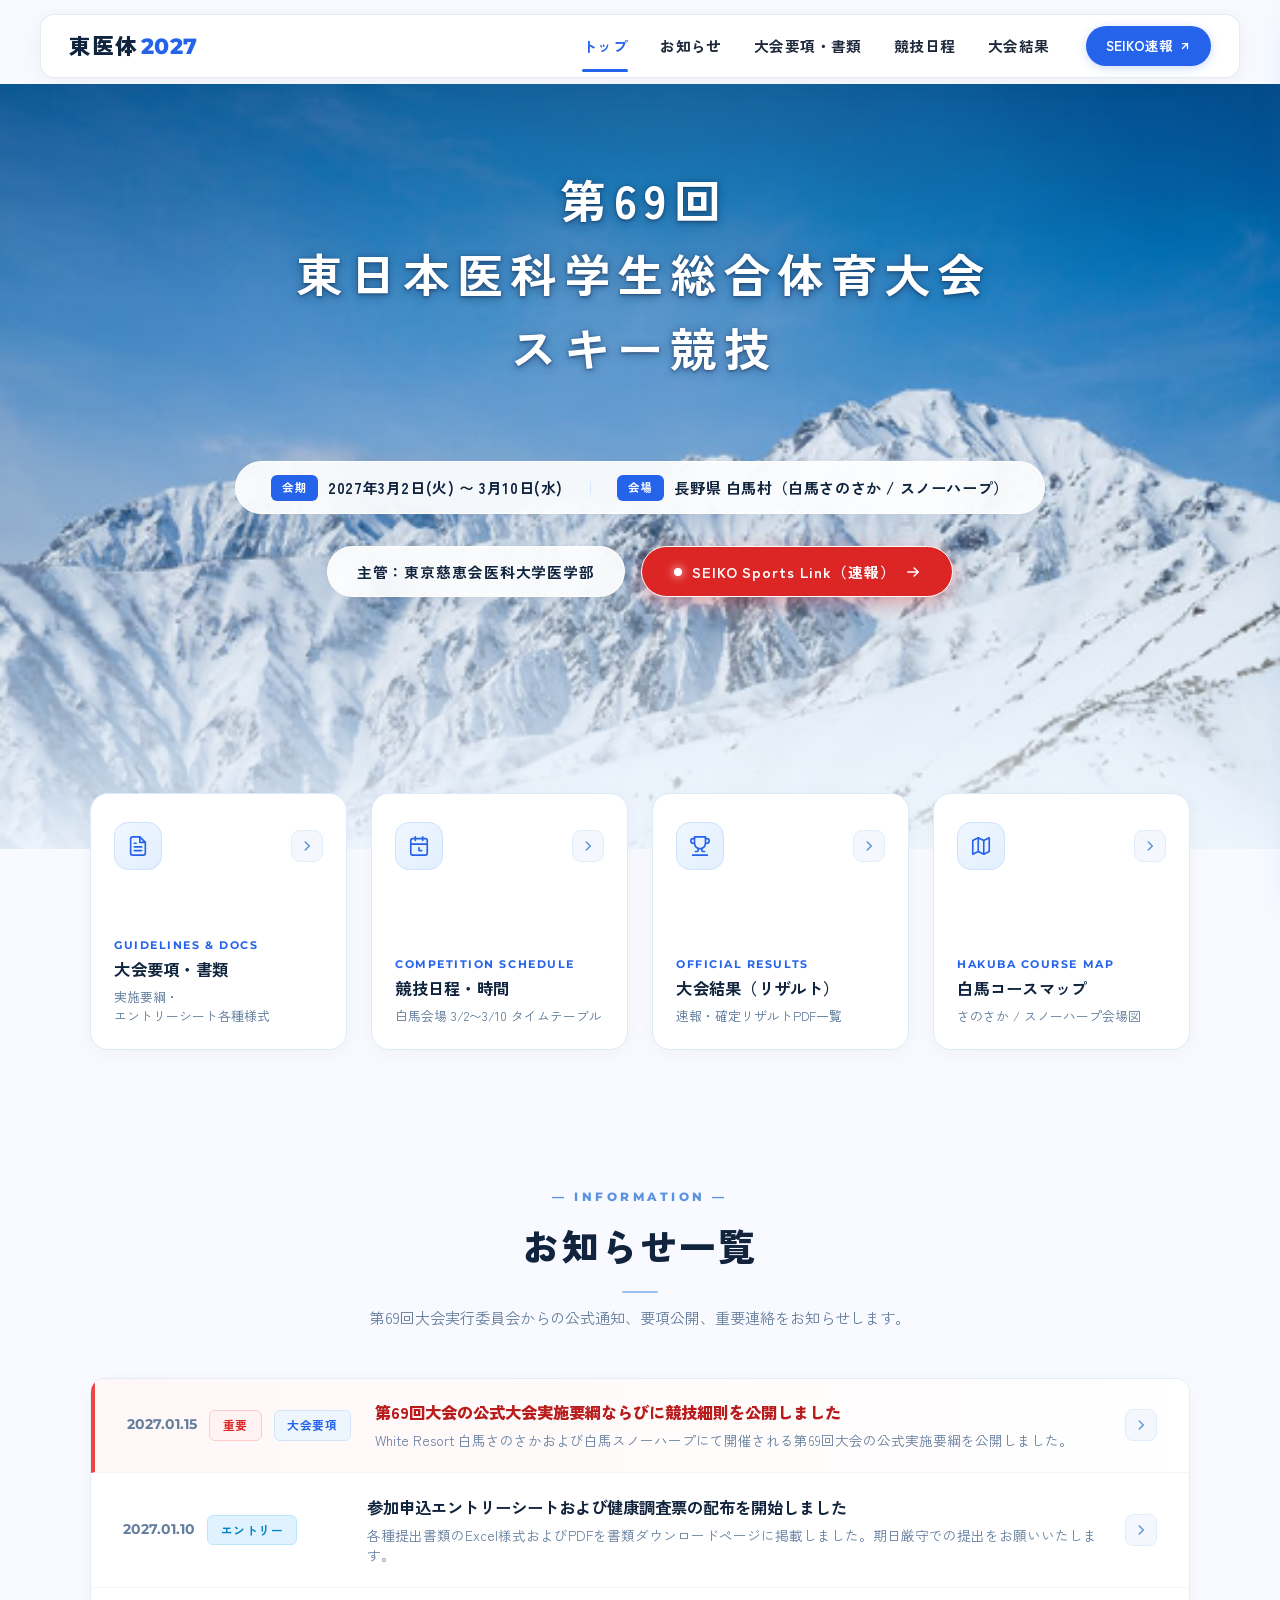
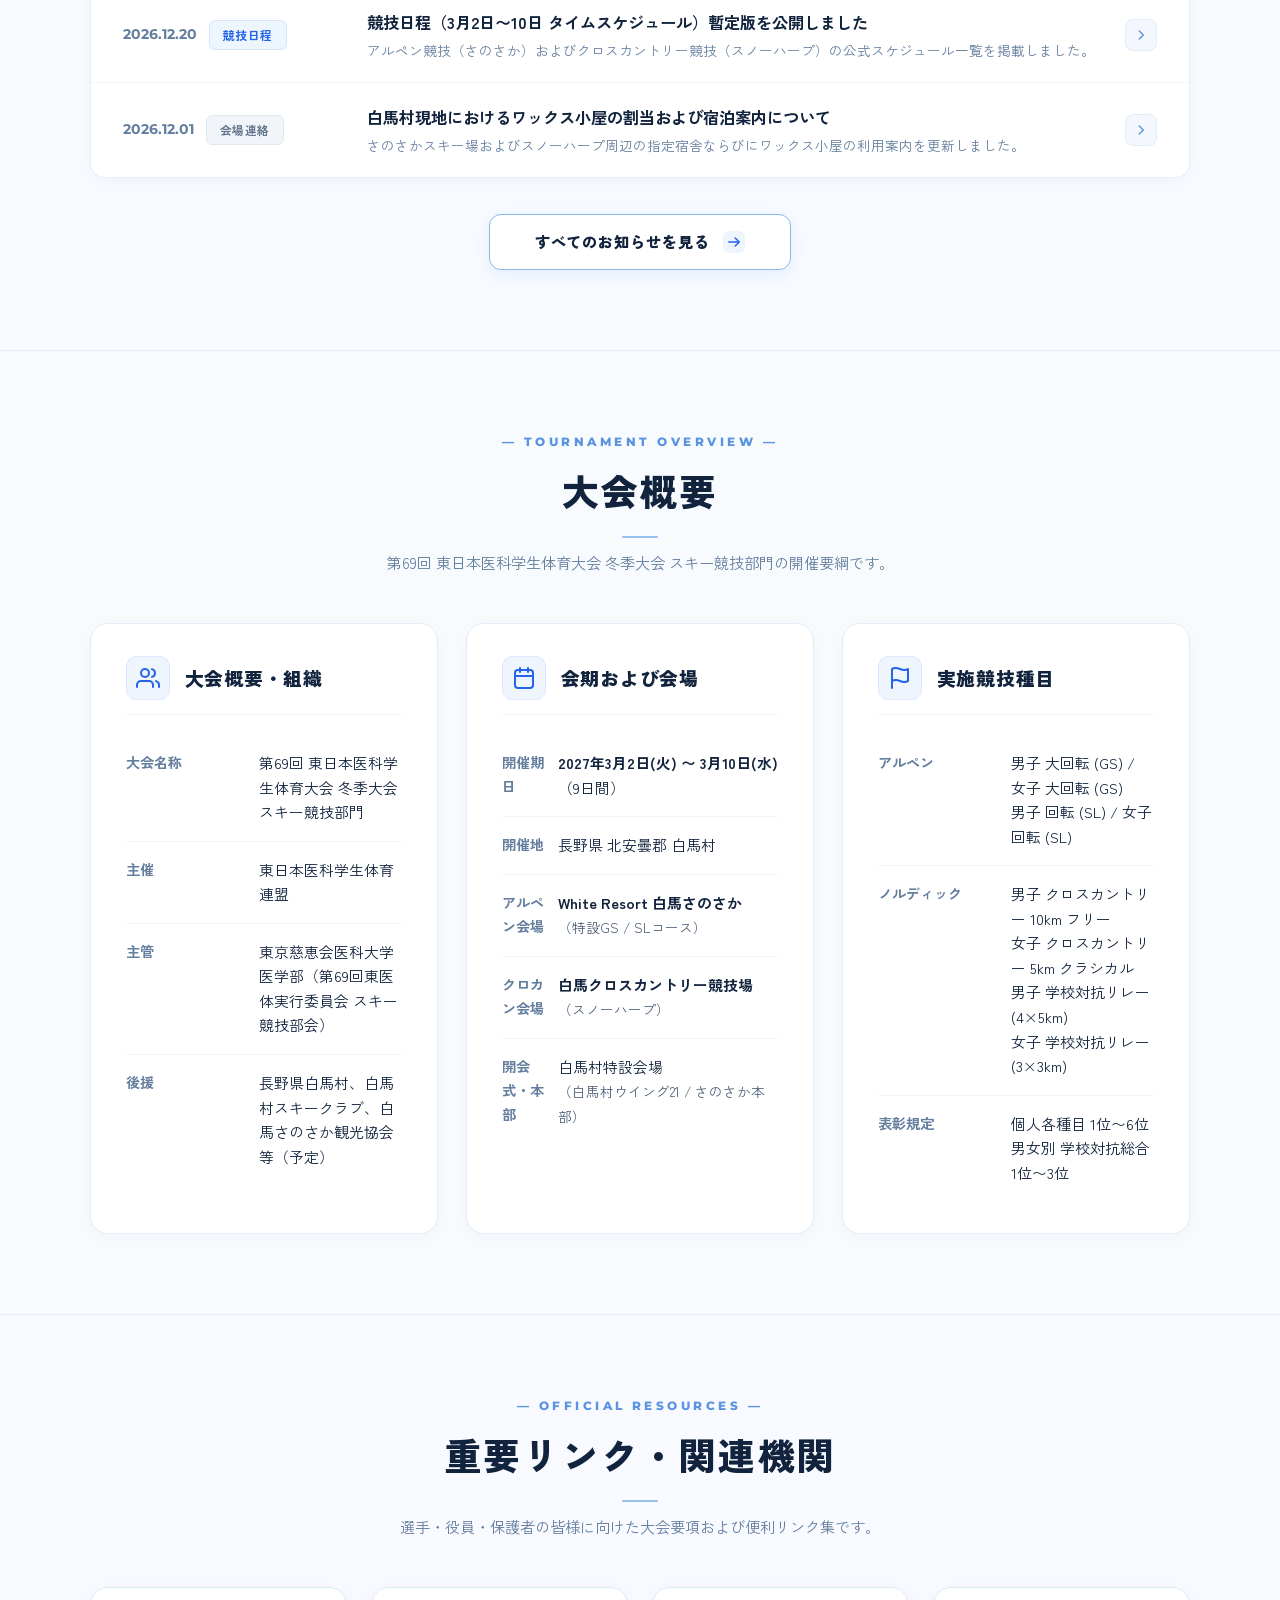
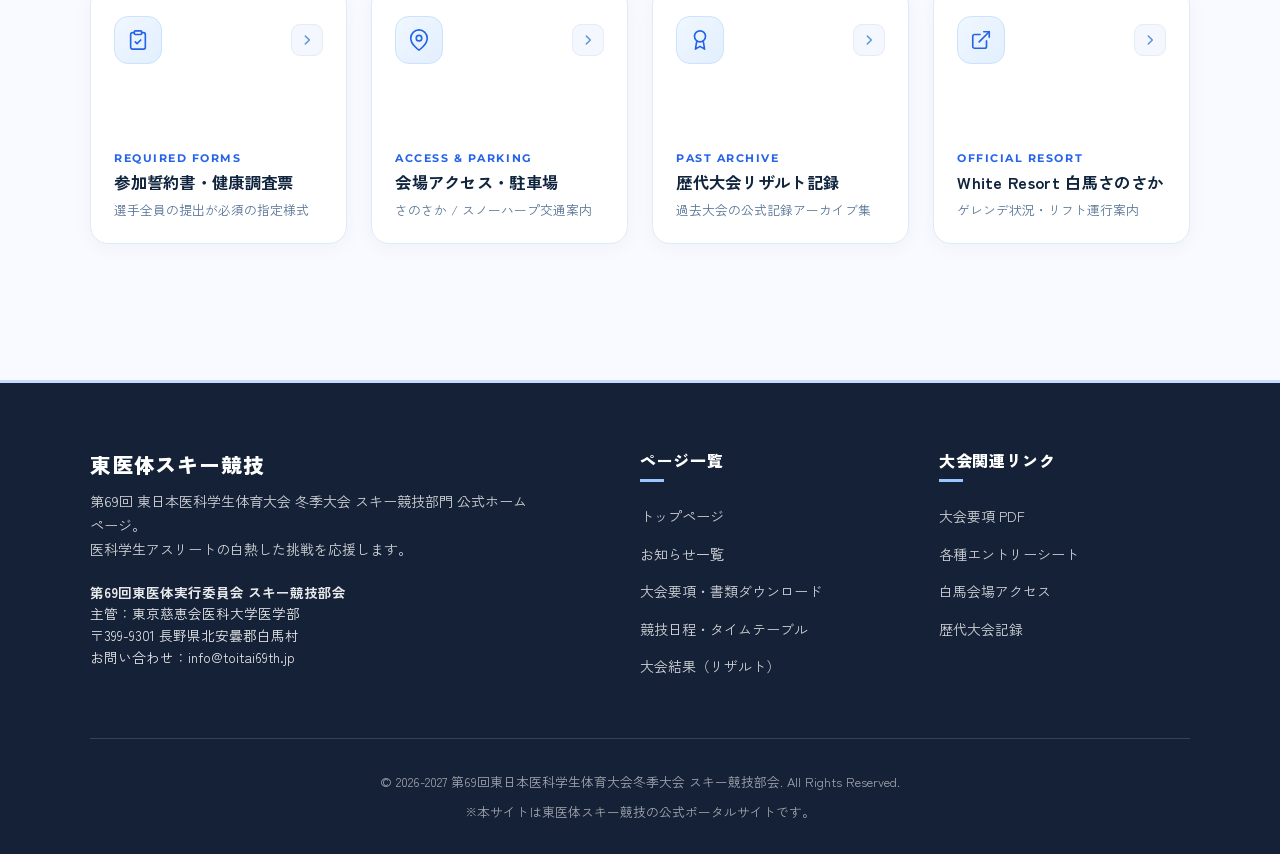
<file: index.html>
<!DOCTYPE html>
<html lang="ja">
<head>
  <meta charset="UTF-8">
  <meta name="viewport" content="width=device-width, initial-scale=1.0">
  <title>第69回 東日本医科学生総合体育大会 スキー競技 公式サイト</title>
  <meta name="description" content="第69回 東日本医科学生総合体育大会 冬季大会 スキー競技（東医体スキー競技）の公式ホームページです。会期：2027年3月2日〜10日、会場：White Resort 白馬さのさか・白馬クロスカントリー競技場(スノーハープ)。大会要項、日程、リザルトをご案内します。">
  <link rel="stylesheet" href="assets/css/style.css?v=20270115_bright_cards">
  <link rel="preconnect" href="https://fonts.googleapis.com">
  <link rel="preconnect" href="https://fonts.gstatic.com" crossorigin>
  <link href="https://fonts.googleapis.com/css2?family=Montserrat:wght@600;700;800;900&family=Noto+Sans+JP:wght@400;500;700;800;900&family=Zen+Kaku+Gothic+New:wght@400;500;700;900&display=swap" rel="stylesheet">
  <meta name="theme-color" content="#c5dbff">
  <style>
    /* BAKE CHEESE TART スカイブルー・白基調の補助スタイル */
    .overview-card,
    .venue-card,
    .doc-card {
      border-radius: 18px !important;
    }
    .badge,
    .schedule-day-badge {
      border-radius: 6px !important;
    }
  </style>
</head>
<body>

  <!-- ヘッダー (qast.jp Modern Floating Card Style) -->
  <header class="site-header">
    <div class="header-inner">
      <a href="index.html" class="site-brand">
        <span class="brand-title">東医体<span class="brand-year">2027</span></span>
      </a>

      <!-- デスクトップ ナビゲーション -->
      <div class="header-nav-wrap">
        <nav class="nav-menu">
          <a href="index.html" class="nav-link active">トップ</a>
          <a href="news.html" class="nav-link">お知らせ</a>
          <a href="documents.html" class="nav-link">大会要項・書類</a>
          <a href="schedule.html" class="nav-link">競技日程</a>
          <a href="results.html" class="nav-link">大会結果</a>
        </nav>
        <div class="header-cta-wrap">
          <a href="https://seikosportslink.com/" target="_blank" rel="noopener noreferrer" class="header-cta-btn">
            <span>SEIKO速報</span>
            <svg width="12" height="12" fill="none" stroke="currentColor" stroke-width="2.5" viewBox="0 0 24 24"><path stroke-linecap="round" stroke-linejoin="round" d="M7 17L17 7M17 7H7M17 7V17"/></svg>
          </a>
        </div>
      </div>

      <!-- モバイルメニュー開閉ボタン（qast.jp スタイル 3本バー） -->
      <button type="button" class="mobile-toggle" id="mobileToggle" aria-label="メニューを開く">
        <span class="sp-bar"></span>
        <span class="sp-bar"></span>
        <span class="sp-bar"></span>
      </button>
    </div>
  </header>

  <!-- モバイル用ドロワーメニュー -->
  <div class="drawer-overlay" id="drawerOverlay"></div>
  <aside class="mobile-drawer" id="mobileDrawer">
    <div class="drawer-header">
      <span class="brand-title" style="font-size: 1.15rem; font-weight: 800; color: #10243e;">東医体<span class="brand-year" style="color: #2563eb; margin-left: 0.18rem;">2027</span></span>
      <button type="button" class="drawer-close" id="drawerClose" aria-label="閉じる">
        <svg width="24" height="24" fill="none" stroke="currentColor" stroke-width="2" viewBox="0 0 24 24">
          <path stroke-linecap="round" stroke-linejoin="round" d="M6 18L18 6M6 6l12 12"></path>
        </svg>
      </button>
    </div>
    <nav class="drawer-nav">
      <a href="index.html" class="drawer-link active">
        <svg fill="none" stroke="currentColor" stroke-width="2" viewBox="0 0 24 24"><path stroke-linecap="round" stroke-linejoin="round" d="M3 12l2-2m0 0l7-7 7 7M5 10v10a1 1 0 001 1h3m10-11l2 2m-2-2v10a1 1 0 01-1 1h-3m-6 0a1 1 0 001-1v-4a1 1 0 011-1h2a1 1 0 011 1v4a1 1 0 001 1m-6 0h6"/></svg>
        トップページ
      </a>
      <a href="news.html" class="drawer-link">
        <svg fill="none" stroke="currentColor" stroke-width="2" viewBox="0 0 24 24"><path stroke-linecap="round" stroke-linejoin="round" d="M19 20H5a2 2 0 01-2-2V6a2 2 0 012-2h10a2 2 0 012 2v1m2 13a2 2 0 01-2-2V7m2 13a2 2 0 002-2V9a2 2 0 00-2-2h-2m-4-3H9M7 16h6M7 8h6v4H7V8z"/></svg>
        お知らせ一覧
      </a>
      <a href="documents.html" class="drawer-link">
        <svg fill="none" stroke="currentColor" stroke-width="2" viewBox="0 0 24 24"><path stroke-linecap="round" stroke-linejoin="round" d="M9 12h6m-6 4h6m2 5H7a2 2 0 01-2-2V5a2 2 0 012-2h5.586a1 1 0 01.707.293l5.414 5.414a1 1 0 01.293.707V19a2 2 0 01-2 2z"/></svg>
        大会要項・書類
      </a>
      <a href="schedule.html" class="drawer-link">
        <svg fill="none" stroke="currentColor" stroke-width="2" viewBox="0 0 24 24"><path stroke-linecap="round" stroke-linejoin="round" d="M8 7V3m8 4V3m-9 8h10M5 21h14a2 2 0 002-2V7a2 2 0 00-2-2H5a2 2 0 00-2 2v12a2 2 0 002 2z"/></svg>
        競技日程
      </a>
      <a href="results.html" class="drawer-link">
        <svg fill="none" stroke="currentColor" stroke-width="2" viewBox="0 0 24 24"><path stroke-linecap="round" stroke-linejoin="round" d="M9 19v-6a2 2 0 00-2-2H5a2 2 0 00-2 2v6a2 2 0 002 2h2a2 2 0 002-2zm0 0V9a2 2 0 012-2h2a2 2 0 012 2v10m-6 0a2 2 0 002 2h2a2 2 0 002-2m0 0V5a2 2 0 012-2h2a2 2 0 012 2v14a2 2 0 01-2 2h-2a2 2 0 01-2-2z"/></svg>
        大会結果（リザルト）
      </a>
    </nav>
  </aside>

  <!-- メインコンテンツ -->
  <main>
    <!-- ヒーローセクション (治一郎インスパイア：白銀の峰々背景×洗練されたスタイリッシュタイポグラフィ) -->
    <section class="hero">
      <div class="container hero-container">
        <div class="hero-content">
          <!-- メインタイトル：第69回 / 東日本医科学生総合体育大会 / スキー競技（3行均整配置） -->
          <h1 class="hero-title">
            <span class="hero-title-line">第69回</span>
            <span class="hero-title-line">東日本医科学生総合体育大会</span>
            <span class="hero-title-line">スキー競技</span>
          </h1>

          <!-- 会期・会場：洗練されたフロストガラスバー -->
          <div class="hero-meta-bar">
            <div class="hero-meta-item">
              <span class="hero-meta-label">会期</span>
              <span class="hero-meta-val">2027年3月2日(火) 〜 3月10日(水)</span>
            </div>
            <span class="hero-meta-divider" aria-hidden="true">|</span>
            <div class="hero-meta-item">
              <span class="hero-meta-label">会場</span>
              <span class="hero-meta-val">長野県 白馬村（白馬さのさか / スノーハープ）</span>
            </div>
          </div>

          <!-- アクション行：主管カプセル & SEIKO速報ガラスピル -->
          <div class="hero-actions">
            <div class="hero-host-pill">
              <span>主管：東京慈恵会医科大学医学部</span>
            </div>
            <a href="https://seikosportslink.com/" target="_blank" rel="noopener noreferrer" class="hero-btn-seiko">
              <span class="hero-live-dot"></span>
              <span>SEIKO Sports Link（速報）</span>
              <svg class="hero-btn-arrow" width="14" height="14" fill="none" stroke="currentColor" stroke-width="2.5" viewBox="0 0 24 24">
                <path stroke-linecap="round" stroke-linejoin="round" d="M14 5l7 7m0 0l-7 7m7-7H3"/>
              </svg>
            </a>
          </div>
        </div>
      </div>
    </section>

    <!-- 重要リンク（正方形アイコンカード - 洗練された大人っぽいデザイン） -->
    <div class="container">
      <div class="quick-links-grid">
        <!-- カード1: 大会要項・書類 -->
        <a href="documents.html" class="quick-link-card">
          <div class="quick-link-header">
            <div class="card-icon-mature">
              <svg viewBox="0 0 24 24" fill="none" stroke="currentColor" stroke-width="1.8" stroke-linecap="round" stroke-linejoin="round">
                <path d="M14 2H6a2 2 0 0 0-2 2v16a2 2 0 0 0 2 2h12a2 2 0 0 0 2-2V8z"></path>
                <polyline points="14 2 14 8 20 8"></polyline>
                <line x1="16" y1="13" x2="8" y2="13"></line>
                <line x1="16" y1="17" x2="8" y2="17"></line>
                <line x1="10" y1="9" x2="8" y2="9"></line>
              </svg>
            </div>
            <span class="card-arrow-icon">
              <svg width="14" height="14" fill="none" stroke="currentColor" stroke-width="2.5" viewBox="0 0 24 24"><path stroke-linecap="round" stroke-linejoin="round" d="M9 5l7 7-7 7"/></svg>
            </span>
          </div>
          <div class="quick-link-text">
            <span class="quick-link-en">GUIDELINES &amp; DOCS</span>
            <h3 class="quick-link-title"><span class="text-nowrap">大会要項・書類</span></h3>
            <p class="quick-link-desc"><span class="text-nowrap">実施要綱・</span><span class="text-nowrap">エントリーシート各種様式</span></p>
          </div>
        </a>

        <!-- カード2: 競技日程・時間 -->
        <a href="schedule.html" class="quick-link-card">
          <div class="quick-link-header">
            <div class="card-icon-mature">
              <svg viewBox="0 0 24 24" fill="none" stroke="currentColor" stroke-width="1.8" stroke-linecap="round" stroke-linejoin="round">
                <rect x="3" y="4" width="18" height="18" rx="2" ry="2"></rect>
                <line x1="16" y1="2" x2="16" y2="6"></line>
                <line x1="8" y1="2" x2="8" y2="6"></line>
                <line x1="3" y1="10" x2="21" y2="10"></line>
                <polyline points="12 14 12 17 15 17"></polyline>
              </svg>
            </div>
            <span class="card-arrow-icon">
              <svg width="14" height="14" fill="none" stroke="currentColor" stroke-width="2.5" viewBox="0 0 24 24"><path stroke-linecap="round" stroke-linejoin="round" d="M9 5l7 7-7 7"/></svg>
            </span>
          </div>
          <div class="quick-link-text">
            <span class="quick-link-en">COMPETITION SCHEDULE</span>
            <h3 class="quick-link-title"><span class="text-nowrap">競技日程・時間</span></h3>
            <p class="quick-link-desc"><span class="text-nowrap">白馬会場 3/2〜3/10</span> <span class="text-nowrap">タイムテーブル</span></p>
          </div>
        </a>

        <!-- カード3: 大会結果（リザルト） -->
        <a href="results.html" class="quick-link-card">
          <div class="quick-link-header">
            <div class="card-icon-mature">
              <svg viewBox="0 0 24 24" fill="none" stroke="currentColor" stroke-width="1.8" stroke-linecap="round" stroke-linejoin="round">
                <path d="M6 9H4.5a2.5 2.5 0 0 1 0-5H6"></path>
                <path d="M18 9h1.5a2.5 2.5 0 0 0 0-5H18"></path>
                <path d="M4 22h16"></path>
                <path d="M10 14.66V17c0 .55-.45 1-1 1H7"></path>
                <path d="M14 14.66V17c0 .55.45 1 1 1h2"></path>
                <path d="M18 2H6v7a6 6 0 0 0 12 0V2Z"></path>
              </svg>
            </div>
            <span class="card-arrow-icon">
              <svg width="14" height="14" fill="none" stroke="currentColor" stroke-width="2.5" viewBox="0 0 24 24"><path stroke-linecap="round" stroke-linejoin="round" d="M9 5l7 7-7 7"/></svg>
            </span>
          </div>
          <div class="quick-link-text">
            <span class="quick-link-en">OFFICIAL RESULTS</span>
            <h3 class="quick-link-title"><span class="text-nowrap">大会結果（リザルト）</span></h3>
            <p class="quick-link-desc"><span class="text-nowrap">速報・確定リザルト</span><span class="text-nowrap">PDF一覧</span></p>
          </div>
        </a>

        <!-- カード4: 白馬コースマップ -->
        <a href="documents.html#courses" class="quick-link-card">
          <div class="quick-link-header">
            <div class="card-icon-mature">
              <svg viewBox="0 0 24 24" fill="none" stroke="currentColor" stroke-width="1.8" stroke-linecap="round" stroke-linejoin="round">
                <polygon points="3 6 9 3 15 6 21 3 21 18 15 21 9 18 3 21"></polygon>
                <line x1="9" y1="3" x2="9" y2="18"></line>
                <line x1="15" y1="6" x2="15" y2="21"></line>
              </svg>
            </div>
            <span class="card-arrow-icon">
              <svg width="14" height="14" fill="none" stroke="currentColor" stroke-width="2.5" viewBox="0 0 24 24"><path stroke-linecap="round" stroke-linejoin="round" d="M9 5l7 7-7 7"/></svg>
            </span>
          </div>
          <div class="quick-link-text">
            <span class="quick-link-en">HAKUBA COURSE MAP</span>
            <h3 class="quick-link-title"><span class="text-nowrap">白馬コースマップ</span></h3>
            <p class="quick-link-desc"><span class="text-nowrap">さのさか / スノーハープ</span><span class="text-nowrap">会場図</span></p>
          </div>
        </a>
      </div>
    </div>

    <!-- お知らせ一覧セクション（microCMS連携領域） -->
    <section class="section">
      <div class="container">
        <div class="section-header">
          <span class="section-tag">— INFORMATION —</span>
          <h2 class="section-title">お知らせ一覧</h2>
          <p class="section-desc">第69回大会実行委員会からの公式通知、要項公開、重要連絡をお知らせします。</p>
        </div>

        <div class="news-list" id="topNewsList">
          <!-- お知らせアイテム1（重要フラグON） -->
          <a href="news.html" class="news-item news-item-important">
            <div class="news-meta">
              <span class="news-date">2027.01.15</span>
              <span class="badge badge-danger">重要</span>
              <span class="badge badge-primary">大会要項</span>
            </div>
            <div class="news-content">
              <h3 class="news-title">第69回大会の公式大会実施要綱ならびに競技細則を公開しました</h3>
              <p class="news-excerpt">White Resort 白馬さのさかおよび白馬スノーハープにて開催される第69回大会の公式実施要綱を公開しました。</p>
            </div>
            <div class="news-arrow">
              <svg width="14" height="14" fill="none" stroke="currentColor" stroke-width="2.5" viewBox="0 0 24 24"><path stroke-linecap="round" stroke-linejoin="round" d="M9 5l7 7-7 7"/></svg>
            </div>
          </a>

          <!-- お知らせアイテム2 -->
          <a href="news.html" class="news-item">
            <div class="news-meta">
              <span class="news-date">2027.01.10</span>
              <span class="badge badge-info">エントリー</span>
            </div>
            <div class="news-content">
              <h3 class="news-title">参加申込エントリーシートおよび健康調査票の配布を開始しました</h3>
              <p class="news-excerpt">各種提出書類のExcel様式およびPDFを書類ダウンロードページに掲載しました。期日厳守での提出をお願いいたします。</p>
            </div>
            <div class="news-arrow">
              <svg width="14" height="14" fill="none" stroke="currentColor" stroke-width="2.5" viewBox="0 0 24 24"><path stroke-linecap="round" stroke-linejoin="round" d="M9 5l7 7-7 7"/></svg>
            </div>
          </a>

          <!-- お知らせアイテム3 -->
          <a href="news.html" class="news-item">
            <div class="news-meta">
              <span class="news-date">2026.12.20</span>
              <span class="badge badge-primary">競技日程</span>
            </div>
            <div class="news-content">
              <h3 class="news-title">競技日程（3月2日〜10日 タイムスケジュール）暫定版を公開しました</h3>
              <p class="news-excerpt">アルペン競技（さのさか）およびクロスカントリー競技（スノーハープ）の公式スケジュール一覧を掲載しました。</p>
            </div>
            <div class="news-arrow">
              <svg width="14" height="14" fill="none" stroke="currentColor" stroke-width="2.5" viewBox="0 0 24 24"><path stroke-linecap="round" stroke-linejoin="round" d="M9 5l7 7-7 7"/></svg>
            </div>
          </a>

          <!-- お知らせアイテム4 -->
          <a href="news.html" class="news-item">
            <div class="news-meta">
              <span class="news-date">2026.12.01</span>
              <span class="badge badge-gray">会場連絡</span>
            </div>
            <div class="news-content">
              <h3 class="news-title">白馬村現地におけるワックス小屋の割当および宿泊案内について</h3>
              <p class="news-excerpt">さのさかスキー場およびスノーハープ周辺の指定宿舎ならびにワックス小屋の利用案内を更新しました。</p>
            </div>
            <div class="news-arrow">
              <svg width="14" height="14" fill="none" stroke="currentColor" stroke-width="2.5" viewBox="0 0 24 24"><path stroke-linecap="round" stroke-linejoin="round" d="M9 5l7 7-7 7"/></svg>
            </div>
          </a>
        </div>

        <div class="news-more-wrap">
          <a href="news.html" class="btn-capsule">
            <span>すべてのお知らせを見る</span>
            <span class="btn-circle-arrow">
              <svg width="14" height="14" fill="none" stroke="currentColor" stroke-width="2.5" viewBox="0 0 24 24"><path stroke-linecap="round" stroke-linejoin="round" d="M14 5l7 7m0 0l-7 7m7-7H3"/></svg>
            </span>
          </a>
        </div>
      </div>
    </section>

    <!-- 大会概要セクション -->
    <section class="section section-alt">
      <div class="container">
        <div class="section-header">
          <span class="section-tag">— TOURNAMENT OVERVIEW —</span>
          <h2 class="section-title">大会概要</h2>
          <p class="section-desc">第69回 東日本医科学生体育大会 冬季大会 スキー競技部門の開催要綱です。</p>
        </div>

        <div class="overview-grid">
          <!-- 概要カード1: 大会基本情報 -->
          <div class="overview-card">
            <div class="overview-card-header">
              <div class="overview-icon">
                <svg viewBox="0 0 24 24" fill="none" stroke="currentColor" stroke-width="2" stroke-linecap="round" stroke-linejoin="round">
                  <path d="M17 21v-2a4 4 0 0 0-4-4H5a4 4 0 0 0-4 4v2"></path>
                  <circle cx="9" cy="7" r="4"></circle>
                  <path d="M23 21v-2a4 4 0 0 0-3-3.87"></path>
                  <path d="M16 3.13a4 4 0 0 1 0 7.75"></path>
                </svg>
              </div>
              <h3>大会概要・組織</h3>
            </div>
            <table class="overview-table">
              <tbody>
                <tr>
                  <th>大会名称</th>
                  <td>第69回 東日本医科学生体育大会 冬季大会 スキー競技部門</td>
                </tr>
                <tr>
                  <th>主催</th>
                  <td>東日本医科学生体育連盟</td>
                </tr>
                <tr>
                  <th>主管</th>
                  <td>東京慈恵会医科大学医学部（第69回東医体実行委員会 スキー競技部会）</td>
                </tr>
                <tr>
                  <th>後援</th>
                  <td>長野県白馬村、白馬村スキークラブ、白馬さのさか観光協会 等（予定）</td>
                </tr>
              </tbody>
            </table>
          </div>

          <!-- 概要カード2: 期日・会場 -->
          <div class="overview-card">
            <div class="overview-card-header">
              <div class="overview-icon">
                <svg viewBox="0 0 24 24" fill="none" stroke="currentColor" stroke-width="2" stroke-linecap="round" stroke-linejoin="round">
                  <rect x="3" y="4" width="18" height="18" rx="3" ry="3"></rect>
                  <line x1="16" y1="2" x2="16" y2="6"></line>
                  <line x1="8" y1="2" x2="8" y2="6"></line>
                  <line x1="3" y1="10" x2="21" y2="10"></line>
                </svg>
              </div>
              <h3>会期および会場</h3>
            </div>
            <table class="overview-table">
              <tbody>
                <tr>
                  <th>開催期日</th>
                  <td><strong class="text-nowrap">2027年3月2日(火) 〜 3月10日(水)</strong>（9日間）</td>
                </tr>
                <tr>
                  <th>開催地</th>
                  <td>長野県 北安曇郡 白馬村</td>
                </tr>
                <tr>
                  <th>アルペン会場</th>
                  <td><strong>White Resort 白馬さのさか</strong><br><span style="font-size: 0.85rem; color: var(--color-text-muted);">（特設GS / SLコース）</span></td>
                </tr>
                <tr>
                  <th>クロカン会場</th>
                  <td><strong>白馬クロスカントリー競技場</strong><br><span style="font-size: 0.85rem; color: var(--color-text-muted);">（スノーハープ）</span></td>
                </tr>
                <tr>
                  <th>開会式・本部</th>
                  <td>白馬村特設会場<br><span style="font-size: 0.85rem; color: var(--color-text-muted);">（白馬村ウイング21 / さのさか本部）</span></td>
                </tr>
              </tbody>
            </table>
          </div>

          <!-- 概要カード3: 実施競技種目 -->
          <div class="overview-card">
            <div class="overview-card-header">
              <div class="overview-icon">
                <svg viewBox="0 0 24 24" fill="none" stroke="currentColor" stroke-width="2" stroke-linecap="round" stroke-linejoin="round">
                  <path d="M4 15s1-1 4-1 5 2 8 2 4-1 4-1V3s-1 1-4 1-5-2-8-2-4 1-4 1z"></path>
                  <line x1="4" y1="22" x2="4" y2="15"></line>
                </svg>
              </div>
              <h3>実施競技種目</h3>
            </div>
            <table class="overview-table">
              <tbody>
                <tr>
                  <th>アルペン</th>
                  <td>男子 大回転 (GS) / 女子 大回転 (GS)<br>男子 回転 (SL) / 女子 回転 (SL)</td>
                </tr>
                <tr>
                  <th>ノルディック</th>
                  <td>男子 クロスカントリー 10km フリー<br>女子 クロスカントリー 5km クラシカル<br>男子 学校対抗リレー (4×5km)<br>女子 学校対抗リレー (3×3km)</td>
                </tr>
                <tr>
                  <th>表彰規定</th>
                  <td>個人各種目 1位〜6位<br>男女別 学校対抗総合 1位〜3位</td>
                </tr>
              </tbody>
            </table>
          </div>
        </div>
      </div>
    </section>

    <!-- 重要リンク・関連情報セクション -->
    <section class="section">
      <div class="container">
        <div class="section-header">
          <span class="section-tag">— OFFICIAL RESOURCES —</span>
          <h2 class="section-title">重要リンク・関連機関</h2>
          <p class="section-desc">選手・役員・保護者の皆様に向けた大会要項および便利リンク集です。</p>
        </div>

        <div class="quick-links-grid" style="margin-top: 0;">
          <!-- リソース1: 参加誓約書・様式 -->
          <a href="documents.html" class="quick-link-card">
            <div class="quick-link-header">
              <div class="card-icon-mature">
                <svg viewBox="0 0 24 24" fill="none" stroke="currentColor" stroke-width="1.8" stroke-linecap="round" stroke-linejoin="round">
                  <path d="M16 4h2a2 2 0 0 1 2 2v14a2 2 0 0 1-2 2H6a2 2 0 0 1-2-2V6a2 2 0 0 1 2-2h2"></path>
                  <rect x="8" y="2" width="8" height="4" rx="1" ry="1"></rect>
                  <path d="M9 14l2 2 4-4"></path>
                </svg>
              </div>
              <span class="card-arrow-icon">
                <svg width="14" height="14" fill="none" stroke="currentColor" stroke-width="2.5" viewBox="0 0 24 24"><path stroke-linecap="round" stroke-linejoin="round" d="M9 5l7 7-7 7"/></svg>
              </span>
            </div>
            <div class="quick-link-text">
              <span class="quick-link-en">REQUIRED FORMS</span>
              <h3 class="quick-link-title"><span class="text-nowrap">参加誓約書・健康調査票</span></h3>
              <p class="quick-link-desc"><span class="text-nowrap">選手全員の提出が必須の指定様式</span></p>
            </div>
          </a>

          <!-- リソース2: 会場アクセス・駐車場 -->
          <a href="schedule.html#access" class="quick-link-card">
            <div class="quick-link-header">
              <div class="card-icon-mature">
                <svg viewBox="0 0 24 24" fill="none" stroke="currentColor" stroke-width="1.8" stroke-linecap="round" stroke-linejoin="round">
                  <path d="M21 10c0 7-9 13-9 13s-9-6-9-13a9 9 0 0 1 18 0z"></path>
                  <circle cx="12" cy="10" r="3"></circle>
                </svg>
              </div>
              <span class="card-arrow-icon">
                <svg width="14" height="14" fill="none" stroke="currentColor" stroke-width="2.5" viewBox="0 0 24 24"><path stroke-linecap="round" stroke-linejoin="round" d="M9 5l7 7-7 7"/></svg>
              </span>
            </div>
            <div class="quick-link-text">
              <span class="quick-link-en">ACCESS &amp; PARKING</span>
              <h3 class="quick-link-title"><span class="text-nowrap">会場アクセス・駐車場</span></h3>
              <p class="quick-link-desc"><span class="text-nowrap">さのさか / スノーハープ交通案内</span></p>
            </div>
          </a>

          <!-- リソース3: 歴代大会記録 -->
          <a href="results.html#archive" class="quick-link-card">
            <div class="quick-link-header">
              <div class="card-icon-mature">
                <svg viewBox="0 0 24 24" fill="none" stroke="currentColor" stroke-width="1.8" stroke-linecap="round" stroke-linejoin="round">
                  <circle cx="12" cy="8" r="6"></circle>
                  <path d="M15.477 12.89 17 22l-5-3-5 3 1.523-9.11"></path>
                </svg>
              </div>
              <span class="card-arrow-icon">
                <svg width="14" height="14" fill="none" stroke="currentColor" stroke-width="2.5" viewBox="0 0 24 24"><path stroke-linecap="round" stroke-linejoin="round" d="M9 5l7 7-7 7"/></svg>
              </span>
            </div>
            <div class="quick-link-text">
              <span class="quick-link-en">PAST ARCHIVE</span>
              <h3 class="quick-link-title"><span class="text-nowrap">歴代大会リザルト記録</span></h3>
              <p class="quick-link-desc"><span class="text-nowrap">過去大会の公式記録アーカイブ集</span></p>
            </div>
          </a>

          <!-- リソース4: 白馬さのさか公式 -->
          <a href="https://sanosaka.jp/" target="_blank" rel="noopener noreferrer" class="quick-link-card">
            <div class="quick-link-header">
              <div class="card-icon-mature">
                <svg viewBox="0 0 24 24" fill="none" stroke="currentColor" stroke-width="1.8" stroke-linecap="round" stroke-linejoin="round">
                  <path d="M18 13v6a2 2 0 0 1-2 2H5a2 2 0 0 1-2-2V8a2 2 0 0 1 2-2h6"></path>
                  <polyline points="15 3 21 3 21 9"></polyline>
                  <line x1="10" y1="14" x2="21" y2="3"></line>
                </svg>
              </div>
              <span class="card-arrow-icon">
                <svg width="14" height="14" fill="none" stroke="currentColor" stroke-width="2.5" viewBox="0 0 24 24"><path stroke-linecap="round" stroke-linejoin="round" d="M9 5l7 7-7 7"/></svg>
              </span>
            </div>
            <div class="quick-link-text">
              <span class="quick-link-en">OFFICIAL RESORT</span>
              <h3 class="quick-link-title"><span class="text-nowrap">White Resort 白馬さのさか</span></h3>
              <p class="quick-link-desc"><span class="text-nowrap">ゲレンデ状況・リフト運行案内</span></p>
            </div>
          </a>
        </div>
      </div>
    </section>
  </main>

  <!-- フッター -->
  <footer class="site-footer">
    <div class="container">
      <div class="footer-grid">
        <div class="footer-brand">
          <h4>東医体スキー競技</h4>
          <p>
            第69回 東日本医科学生体育大会 冬季大会 スキー競技部門 公式ホームページ。<br>
            医科学生アスリートの白熱した挑戦を応援します。
          </p>
          <div class="footer-contact">
            <strong>第69回東医体実行委員会 スキー競技部会</strong><br>
            主管：東京慈恵会医科大学医学部<br>
            〒399-9301 長野県北安曇郡白馬村<br>
            お問い合わせ：info@toitai69th.jp
          </div>
        </div>

        <div class="footer-col">
          <h5>ページ一覧</h5>
          <ul class="footer-links">
            <li><a href="index.html">トップページ</a></li>
            <li><a href="news.html">お知らせ一覧</a></li>
            <li><a href="documents.html">大会要項・書類ダウンロード</a></li>
            <li><a href="schedule.html">競技日程・タイムテーブル</a></li>
            <li><a href="results.html">大会結果（リザルト）</a></li>
          </ul>
        </div>

        <div class="footer-col">
          <h5>大会関連リンク</h5>
          <ul class="footer-links">
            <li><a href="documents.html">大会要項 PDF</a></li>
            <li><a href="documents.html">各種エントリーシート</a></li>
            <li><a href="schedule.html#access">白馬会場アクセス</a></li>
            <li><a href="results.html">歴代大会記録</a></li>
          </ul>
        </div>
      </div>

      <div class="footer-bottom">
        <p>&copy; 2026-2027 第69回東日本医科学生体育大会冬季大会 スキー競技部会. All Rights Reserved.</p>
        <p>※本サイトは東医体スキー競技の公式ポータルサイトです。</p>
      </div>
    </div>
  </footer>

  <script src="assets/js/main.js"></script>
  <script src="assets/js/microcms.js"></script>
</body>
</html>
</file>
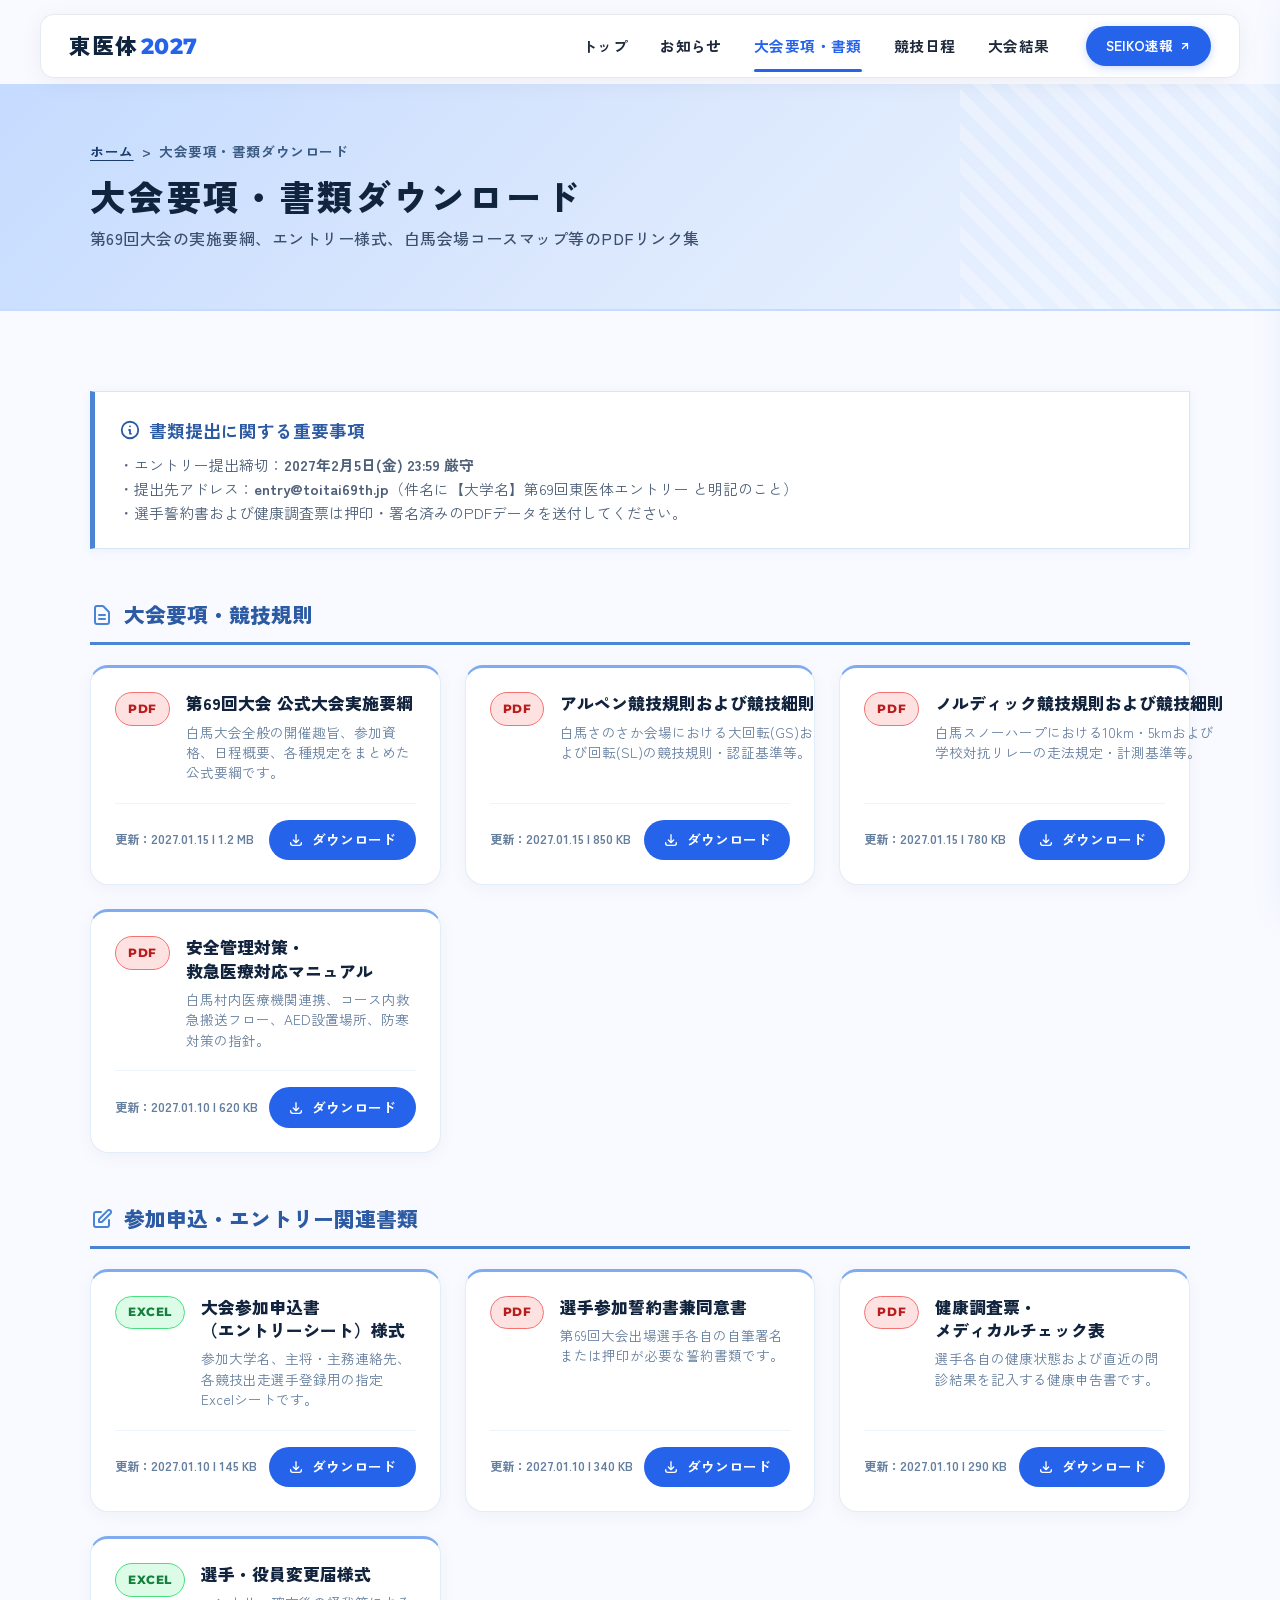
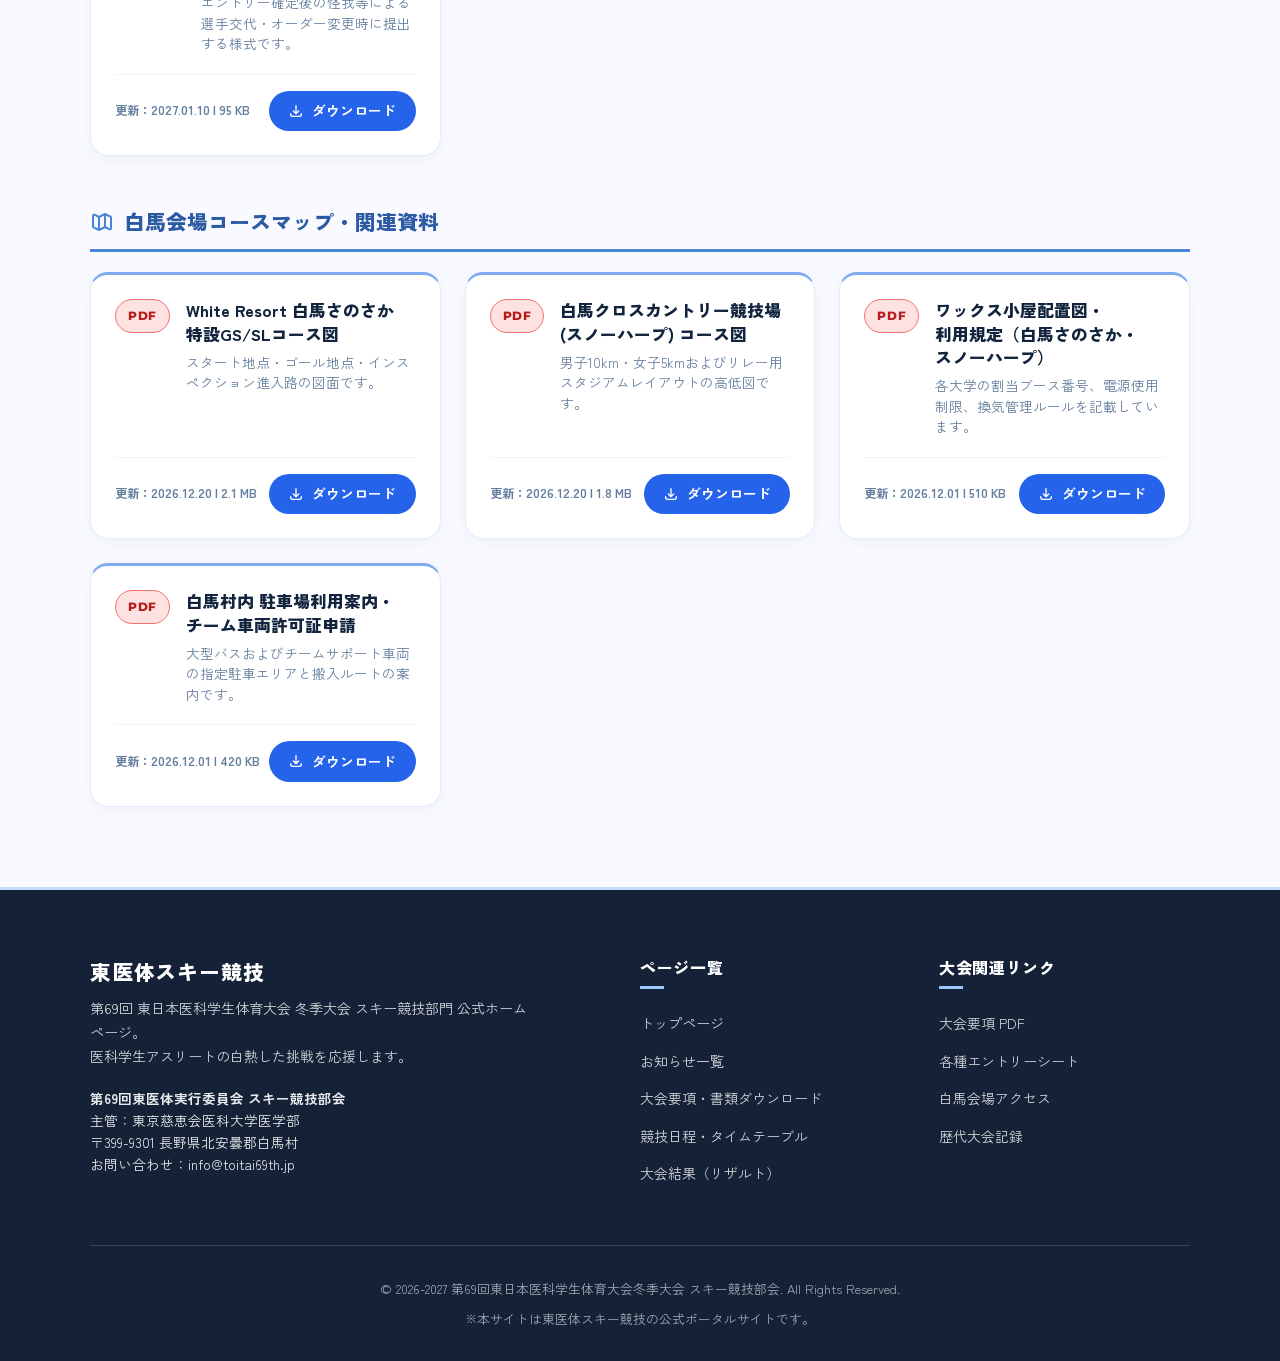
<file: documents.html>
<!DOCTYPE html>
<html lang="ja">
<head>
  <meta charset="UTF-8">
  <meta name="viewport" content="width=device-width, initial-scale=1.0">
  <title>大会要項・書類ダウンロード | 第69回 東日本医科学生総合体育大会 スキー競技 公式サイト</title>
  <meta name="description" content="第69回 東日本医科学生総合体育大会 冬季大会 スキー競技部門の公式実施要綱、エントリーシート、白馬さのさか・スノーハープ会場コース図等のPDF/Excelダウンロード一覧です。">
  <link rel="stylesheet" href="assets/css/style.css?v=20270115_bright_cards">
  <link rel="preconnect" href="https://fonts.googleapis.com">
  <link rel="preconnect" href="https://fonts.gstatic.com" crossorigin>
  <link href="https://fonts.googleapis.com/css2?family=Montserrat:wght@600;700;800;900&family=Noto+Sans+JP:wght@400;500;700;800;900&family=Zen+Kaku+Gothic+New:wght@400;500;700;900&display=swap" rel="stylesheet">
  <meta name="theme-color" content="#c5dbff">
  <style>
    /* BAKE CHEESE TART スカイブルー・白基調の補助スタイル */
    .overview-card,
    .venue-card,
    .doc-card {
      border-radius: 18px !important;
    }
    .badge,
    .schedule-day-badge {
      border-radius: 6px !important;
    }
  </style>
</head>
<body>

  <!-- ヘッダー (qast.jp Modern Floating Card Style) -->
  <header class="site-header">
    <div class="header-inner">
      <a href="index.html" class="site-brand">
        <span class="brand-title">東医体<span class="brand-year">2027</span></span>
      </a>

      <!-- デスクトップ ナビゲーション -->
      <div class="header-nav-wrap">
        <nav class="nav-menu">
          <a href="index.html" class="nav-link">トップ</a>
          <a href="news.html" class="nav-link">お知らせ</a>
          <a href="documents.html" class="nav-link active">大会要項・書類</a>
          <a href="schedule.html" class="nav-link">競技日程</a>
          <a href="results.html" class="nav-link">大会結果</a>
        </nav>
        <div class="header-cta-wrap">
          <a href="https://seikosportslink.com/" target="_blank" rel="noopener noreferrer" class="header-cta-btn">
            <span>SEIKO速報</span>
            <svg width="12" height="12" fill="none" stroke="currentColor" stroke-width="2.5" viewBox="0 0 24 24"><path stroke-linecap="round" stroke-linejoin="round" d="M7 17L17 7M17 7H7M17 7V17"/></svg>
          </a>
        </div>
      </div>

      <!-- モバイルメニュー開閉ボタン（qast.jp スタイル 3本バー） -->
      <button type="button" class="mobile-toggle" id="mobileToggle" aria-label="メニューを開く">
        <span class="sp-bar"></span>
        <span class="sp-bar"></span>
        <span class="sp-bar"></span>
      </button>
    </div>
  </header>

  <!-- モバイル用ドロワーメニュー -->
  <div class="drawer-overlay" id="drawerOverlay"></div>
  <aside class="mobile-drawer" id="mobileDrawer">
    <div class="drawer-header">
      <span class="brand-title" style="font-size: 1.15rem; font-weight: 800; color: #10243e;">東医体<span class="brand-year" style="color: #2563eb; margin-left: 0.18rem;">2027</span></span>
      <button type="button" class="drawer-close" id="drawerClose" aria-label="閉じる">
        <svg width="24" height="24" fill="none" stroke="currentColor" stroke-width="2" viewBox="0 0 24 24">
          <path stroke-linecap="round" stroke-linejoin="round" d="M6 18L18 6M6 6l12 12"></path>
        </svg>
      </button>
    </div>
    <nav class="drawer-nav">
      <a href="index.html" class="drawer-link">
        <svg fill="none" stroke="currentColor" stroke-width="2" viewBox="0 0 24 24"><path stroke-linecap="round" stroke-linejoin="round" d="M3 12l2-2m0 0l7-7 7 7M5 10v10a1 1 0 001 1h3m10-11l2 2m-2-2v10a1 1 0 01-1 1h-3m-6 0a1 1 0 001-1v-4a1 1 0 011-1h2a1 1 0 011 1v4a1 1 0 001 1m-6 0h6"/></svg>
        トップページ
      </a>
      <a href="news.html" class="drawer-link">
        <svg fill="none" stroke="currentColor" stroke-width="2" viewBox="0 0 24 24"><path stroke-linecap="round" stroke-linejoin="round" d="M19 20H5a2 2 0 01-2-2V6a2 2 0 012-2h10a2 2 0 012 2v1m2 13a2 2 0 01-2-2V7m2 13a2 2 0 002-2V9a2 2 0 00-2-2h-2m-4-3H9M7 16h6M7 8h6v4H7V8z"/></svg>
        お知らせ一覧
      </a>
      <a href="documents.html" class="drawer-link active">
        <svg fill="none" stroke="currentColor" stroke-width="2" viewBox="0 0 24 24"><path stroke-linecap="round" stroke-linejoin="round" d="M9 12h6m-6 4h6m2 5H7a2 2 0 01-2-2V5a2 2 0 012-2h5.586a1 1 0 01.707.293l5.414 5.414a1 1 0 01.293.707V19a2 2 0 01-2 2z"/></svg>
        大会要項・書類
      </a>
      <a href="schedule.html" class="drawer-link">
        <svg fill="none" stroke="currentColor" stroke-width="2" viewBox="0 0 24 24"><path stroke-linecap="round" stroke-linejoin="round" d="M8 7V3m8 4V3m-9 8h10M5 21h14a2 2 0 002-2V7a2 2 0 00-2-2H5a2 2 0 00-2 2v12a2 2 0 002 2z"/></svg>
        競技日程
      </a>
      <a href="results.html" class="drawer-link">
        <svg fill="none" stroke="currentColor" stroke-width="2" viewBox="0 0 24 24"><path stroke-linecap="round" stroke-linejoin="round" d="M9 19v-6a2 2 0 00-2-2H5a2 2 0 00-2 2v6a2 2 0 002 2h2a2 2 0 002-2zm0 0V9a2 2 0 012-2h2a2 2 0 012 2v10m-6 0a2 2 0 002 2h2a2 2 0 002-2m0 0V5a2 2 0 012-2h2a2 2 0 012 2v14a2 2 0 01-2 2h-2a2 2 0 01-2-2z"/></svg>
        大会結果（リザルト）
      </a>
    </nav>
  </aside>

  <!-- ページバナー -->
  <div class="page-banner">
    <div class="container page-banner-content">
      <nav class="breadcrumb" aria-label="パンくずリスト">
        <a href="index.html">ホーム</a>
        <span>&gt;</span>
        <span>大会要項・書類ダウンロード</span>
      </nav>
      <h1 class="page-title">大会要項・書類ダウンロード</h1>
      <p class="page-subtitle">第69回大会の実施要綱、エントリー様式、白馬会場コースマップ等のPDFリンク集</p>
    </div>
  </div>

  <!-- メインコンテンツ -->
  <main class="section">
    <div class="container">

      <!-- 提出に関するインフォメーション -->
      <div style="background-color: #ffffff; border: 1px solid var(--color-border); border-left: 5px solid var(--color-primary); padding: 1.5rem; margin-bottom: 3rem; box-shadow: var(--shadow-sm);">
        <h3 style="font-size: 1.1rem; color: var(--color-primary-dark); margin-bottom: 0.5rem; display: flex; align-items: center; gap: 0.5rem;">
          <svg width="22" height="22" fill="none" stroke="currentColor" stroke-width="2" viewBox="0 0 24 24"><path stroke-linecap="round" stroke-linejoin="round" d="M13 16h-1v-4h-1m1-4h.01M21 12a9 9 0 11-18 0 9 9 0 0118 0z"/></svg>
          書類提出に関する重要事項
        </h3>
        <p style="font-size: 0.925rem; color: var(--color-text-muted); line-height: 1.6;">
          ・エントリー提出締切：<strong>2027年2月5日(金) 23:59 厳守</strong><br>
          ・提出先アドレス：<strong>entry@toitai69th.jp</strong>（件名に【大学名】第69回東医体エントリー と明記のこと）<br>
          ・選手誓約書および健康調査票は押印・署名済みのPDFデータを送付してください。
        </p>
      </div>

      <!-- 書類エリア（microCMS動的連携領域） -->
      <div id="documentsDynamicArea">
        <!-- セクション1: 大会要項・競技規則 -->
        <section class="doc-section">
          <h2 class="doc-category-title">
            <svg fill="none" stroke="currentColor" stroke-width="2" viewBox="0 0 24 24"><path stroke-linecap="round" stroke-linejoin="round" d="M9 12h6m-6 4h6m2 5H7a2 2 0 01-2-2V5a2 2 0 012-2h5.586a1 1 0 01.707.293l5.414 5.414a1 1 0 01.293.707V19a2 2 0 01-2 2z"/></svg>
            大会要項・競技規則
          </h2>

          <div class="doc-grid">
            <div class="doc-card">
              <div class="doc-card-top">
                <span class="file-badge pdf">PDF</span>
                <div class="doc-info">
                  <h4>第69回大会 公式大会実施要綱</h4>
                  <p>白馬大会全般の開催趣旨、参加資格、日程概要、各種規定をまとめた公式要綱です。</p>
                </div>
              </div>
              <div class="doc-card-bottom">
                <span class="doc-meta">更新：2027.01.15 | 1.2 MB</span>
                <a href="assets/docs/sample_document.pdf" download="第69回東医体スキー_大会実施要綱.pdf" class="doc-download-btn">
                  <svg fill="none" stroke="currentColor" stroke-width="2" viewBox="0 0 24 24"><path stroke-linecap="round" stroke-linejoin="round" d="M4 16v1a3 3 0 003 3h10a3 3 0 003-3v-1m-4-4l-4 4m0 0l-4-4m4 4V4"/></svg>
                  ダウンロード
                </a>
              </div>
            </div>

            <div class="doc-card">
              <div class="doc-card-top">
                <span class="file-badge pdf">PDF</span>
                <div class="doc-info">
                  <h4>アルペン競技規則および競技細則</h4>
                  <p>白馬さのさか会場における大回転(GS)および回転(SL)の競技規則・認証基準等。</p>
                </div>
              </div>
              <div class="doc-card-bottom">
                <span class="doc-meta">更新：2027.01.15 | 850 KB</span>
                <a href="assets/docs/sample_document.pdf" download="アルペン競技規則_細則.pdf" class="doc-download-btn">
                  <svg fill="none" stroke="currentColor" stroke-width="2" viewBox="0 0 24 24"><path stroke-linecap="round" stroke-linejoin="round" d="M4 16v1a3 3 0 003 3h10a3 3 0 003-3v-1m-4-4l-4 4m0 0l-4-4m4 4V4"/></svg>
                  ダウンロード
                </a>
              </div>
            </div>

            <div class="doc-card">
              <div class="doc-card-top">
                <span class="file-badge pdf">PDF</span>
                <div class="doc-info">
                  <h4>ノルディック競技規則および競技細則</h4>
                  <p>白馬スノーハープにおける10km・5kmおよび学校対抗リレーの走法規定・計測基準等。</p>
                </div>
              </div>
              <div class="doc-card-bottom">
                <span class="doc-meta">更新：2027.01.15 | 780 KB</span>
                <a href="assets/docs/sample_document.pdf" download="ノルディック競技規則_細則.pdf" class="doc-download-btn">
                  <svg fill="none" stroke="currentColor" stroke-width="2" viewBox="0 0 24 24"><path stroke-linecap="round" stroke-linejoin="round" d="M4 16v1a3 3 0 003 3h10a3 3 0 003-3v-1m-4-4l-4 4m0 0l-4-4m4 4V4"/></svg>
                  ダウンロード
                </a>
              </div>
            </div>

            <div class="doc-card">
              <div class="doc-card-top">
                <span class="file-badge pdf">PDF</span>
                <div class="doc-info">
                  <h4>安全管理対策・救急医療対応マニュアル</h4>
                  <p>白馬村内医療機関連携、コース内救急搬送フロー、AED設置場所、防寒対策の指針。</p>
                </div>
              </div>
              <div class="doc-card-bottom">
                <span class="doc-meta">更新：2027.01.10 | 620 KB</span>
                <a href="assets/docs/sample_document.pdf" download="安全管理_医療体制マニュアル.pdf" class="doc-download-btn">
                  <svg fill="none" stroke="currentColor" stroke-width="2" viewBox="0 0 24 24"><path stroke-linecap="round" stroke-linejoin="round" d="M4 16v1a3 3 0 003 3h10a3 3 0 003-3v-1m-4-4l-4 4m0 0l-4-4m4 4V4"/></svg>
                  ダウンロード
                </a>
              </div>
            </div>
          </div>
        </section>

        <!-- セクション2: 参加申込・エントリー関連書類 -->
        <section class="doc-section">
          <h2 class="doc-category-title">
            <svg fill="none" stroke="currentColor" stroke-width="2" viewBox="0 0 24 24"><path stroke-linecap="round" stroke-linejoin="round" d="M11 5H6a2 2 0 00-2 2v11a2 2 0 002 2h11a2 2 0 002-2v-5m-1.414-9.414a2 2 0 112.828 2.828L11.828 15H9v-2.828l8.586-8.586z"/></svg>
            参加申込・エントリー関連書類
          </h2>

          <div class="doc-grid">
            <div class="doc-card">
              <div class="doc-card-top">
                <span class="file-badge excel">EXCEL</span>
                <div class="doc-info">
                  <h4>大会参加申込書（エントリーシート）様式</h4>
                  <p>参加大学名、主将・主務連絡先、各競技出走選手登録用の指定Excelシートです。</p>
                </div>
              </div>
              <div class="doc-card-bottom">
                <span class="doc-meta">更新：2027.01.10 | 145 KB</span>
                <a href="assets/docs/sample_document.pdf" download="第69回東医体スキー_エントリーシート.xlsx" class="doc-download-btn">
                  <svg fill="none" stroke="currentColor" stroke-width="2" viewBox="0 0 24 24"><path stroke-linecap="round" stroke-linejoin="round" d="M4 16v1a3 3 0 003 3h10a3 3 0 003-3v-1m-4-4l-4 4m0 0l-4-4m4 4V4"/></svg>
                  ダウンロード
                </a>
              </div>
            </div>

            <div class="doc-card">
              <div class="doc-card-top">
                <span class="file-badge pdf">PDF</span>
                <div class="doc-info">
                  <h4>選手参加誓約書兼同意書</h4>
                  <p>第69回大会出場選手各自の自筆署名または押印が必要な誓約書類です。</p>
                </div>
              </div>
              <div class="doc-card-bottom">
                <span class="doc-meta">更新：2027.01.10 | 340 KB</span>
                <a href="assets/docs/sample_document.pdf" download="選手参加誓約書.pdf" class="doc-download-btn">
                  <svg fill="none" stroke="currentColor" stroke-width="2" viewBox="0 0 24 24"><path stroke-linecap="round" stroke-linejoin="round" d="M4 16v1a3 3 0 003 3h10a3 3 0 003-3v-1m-4-4l-4 4m0 0l-4-4m4 4V4"/></svg>
                  ダウンロード
                </a>
              </div>
            </div>

            <div class="doc-card">
              <div class="doc-card-top">
                <span class="file-badge pdf">PDF</span>
                <div class="doc-info">
                  <h4>健康調査票・メディカルチェック表</h4>
                  <p>選手各自の健康状態および直近の問診結果を記入する健康申告書です。</p>
                </div>
              </div>
              <div class="doc-card-bottom">
                <span class="doc-meta">更新：2027.01.10 | 290 KB</span>
                <a href="assets/docs/sample_document.pdf" download="健康調査票.pdf" class="doc-download-btn">
                  <svg fill="none" stroke="currentColor" stroke-width="2" viewBox="0 0 24 24"><path stroke-linecap="round" stroke-linejoin="round" d="M4 16v1a3 3 0 003 3h10a3 3 0 003-3v-1m-4-4l-4 4m0 0l-4-4m4 4V4"/></svg>
                  ダウンロード
                </a>
              </div>
            </div>

            <div class="doc-card">
              <div class="doc-card-top">
                <span class="file-badge excel">EXCEL</span>
                <div class="doc-info">
                  <h4>選手・役員変更届様式</h4>
                  <p>エントリー確定後の怪我等による選手交代・オーダー変更時に提出する様式です。</p>
                </div>
              </div>
              <div class="doc-card-bottom">
                <span class="doc-meta">更新：2027.01.10 | 95 KB</span>
                <a href="assets/docs/sample_document.pdf" download="選手変更届様式.xlsx" class="doc-download-btn">
                  <svg fill="none" stroke="currentColor" stroke-width="2" viewBox="0 0 24 24"><path stroke-linecap="round" stroke-linejoin="round" d="M4 16v1a3 3 0 003 3h10a3 3 0 003-3v-1m-4-4l-4 4m0 0l-4-4m4 4V4"/></svg>
                  ダウンロード
                </a>
              </div>
            </div>
          </div>
        </section>

        <!-- セクション3: コースマップ・会場関連 -->
        <section class="doc-section" id="courses">
          <h2 class="doc-category-title">
            <svg fill="none" stroke="currentColor" stroke-width="2" viewBox="0 0 24 24"><path stroke-linecap="round" stroke-linejoin="round" d="M9 20l-5.447-2.724A1 1 0 013 16.382V5.618a1 1 0 011.447-.894L9 7m0 13l6-3m-6 3V7m6 10l4.553 2.276A1 1 0 0021 18.382V7.618a1 1 0 00-.553-.894L15 4m0 13V4m0 0L9 7"/></svg>
            白馬会場コースマップ・関連資料
          </h2>

          <div class="doc-grid">
            <div class="doc-card">
              <div class="doc-card-top">
                <span class="file-badge pdf">PDF</span>
                <div class="doc-info">
                  <h4>White Resort 白馬さのさか 特設GS/SLコース図</h4>
                  <p>スタート地点・ゴール地点・インスペクション進入路の図面です。</p>
                </div>
              </div>
              <div class="doc-card-bottom">
                <span class="doc-meta">更新：2026.12.20 | 2.1 MB</span>
                <a href="assets/docs/sample_document.pdf" download="白馬さのさかコースマップ.pdf" class="doc-download-btn">
                  <svg fill="none" stroke="currentColor" stroke-width="2" viewBox="0 0 24 24"><path stroke-linecap="round" stroke-linejoin="round" d="M4 16v1a3 3 0 003 3h10a3 3 0 003-3v-1m-4-4l-4 4m0 0l-4-4m4 4V4"/></svg>
                  ダウンロード
                </a>
              </div>
            </div>

            <div class="doc-card">
              <div class="doc-card-top">
                <span class="file-badge pdf">PDF</span>
                <div class="doc-info">
                  <h4>白馬クロスカントリー競技場 (スノーハープ) コース図</h4>
                  <p>男子10km・女子5kmおよびリレー用スタジアムレイアウトの高低図です。</p>
                </div>
              </div>
              <div class="doc-card-bottom">
                <span class="doc-meta">更新：2026.12.20 | 1.8 MB</span>
                <a href="assets/docs/sample_document.pdf" download="スノーハープコースマップ.pdf" class="doc-download-btn">
                  <svg fill="none" stroke="currentColor" stroke-width="2" viewBox="0 0 24 24"><path stroke-linecap="round" stroke-linejoin="round" d="M4 16v1a3 3 0 003 3h10a3 3 0 003-3v-1m-4-4l-4 4m0 0l-4-4m4 4V4"/></svg>
                  ダウンロード
                </a>
              </div>
            </div>

            <div class="doc-card">
              <div class="doc-card-top">
                <span class="file-badge pdf">PDF</span>
                <div class="doc-info">
                  <h4>ワックス小屋配置図・利用規定（白馬さのさか・スノーハープ）</h4>
                  <p>各大学の割当ブース番号、電源使用制限、換気管理ルールを記載しています。</p>
                </div>
              </div>
              <div class="doc-card-bottom">
                <span class="doc-meta">更新：2026.12.01 | 510 KB</span>
                <a href="assets/docs/sample_document.pdf" download="ワックス小屋配置図.pdf" class="doc-download-btn">
                  <svg fill="none" stroke="currentColor" stroke-width="2" viewBox="0 0 24 24"><path stroke-linecap="round" stroke-linejoin="round" d="M4 16v1a3 3 0 003 3h10a3 3 0 003-3v-1m-4-4l-4 4m0 0l-4-4m4 4V4"/></svg>
                  ダウンロード
                </a>
              </div>
            </div>

            <div class="doc-card">
              <div class="doc-card-top">
                <span class="file-badge pdf">PDF</span>
                <div class="doc-info">
                  <h4>白馬村内 駐車場利用案内・チーム車両許可証申請</h4>
                  <p>大型バスおよびチームサポート車両の指定駐車エリアと搬入ルートの案内です。</p>
                </div>
              </div>
              <div class="doc-card-bottom">
                <span class="doc-meta">更新：2026.12.01 | 420 KB</span>
                <a href="assets/docs/sample_document.pdf" download="駐車場利用案内.pdf" class="doc-download-btn">
                  <svg fill="none" stroke="currentColor" stroke-width="2" viewBox="0 0 24 24"><path stroke-linecap="round" stroke-linejoin="round" d="M4 16v1a3 3 0 003 3h10a3 3 0 003-3v-1m-4-4l-4 4m0 0l-4-4m4 4V4"/></svg>
                  ダウンロード
                </a>
              </div>
            </div>
          </div>
        </section>
      </div>

    </div>
  </main>

  <!-- フッター -->
  <footer class="site-footer">
    <div class="container">
      <div class="footer-grid">
        <div class="footer-brand">
          <h4>東医体スキー競技</h4>
          <p>
            第69回 東日本医科学生体育大会 冬季大会 スキー競技部門 公式ホームページ。<br>
            医科学生アスリートの白熱した挑戦を応援します。
          </p>
          <div class="footer-contact">
            <strong>第69回東医体実行委員会 スキー競技部会</strong><br>
            主管：東京慈恵会医科大学医学部<br>
            〒399-9301 長野県北安曇郡白馬村<br>
            お問い合わせ：info@toitai69th.jp
          </div>
        </div>

        <div class="footer-col">
          <h5>ページ一覧</h5>
          <ul class="footer-links">
            <li><a href="index.html">トップページ</a></li>
            <li><a href="news.html">お知らせ一覧</a></li>
            <li><a href="documents.html">大会要項・書類ダウンロード</a></li>
            <li><a href="schedule.html">競技日程・タイムテーブル</a></li>
            <li><a href="results.html">大会結果（リザルト）</a></li>
          </ul>
        </div>

        <div class="footer-col">
          <h5>大会関連リンク</h5>
          <ul class="footer-links">
            <li><a href="documents.html">大会要項 PDF</a></li>
            <li><a href="documents.html">各種エントリーシート</a></li>
            <li><a href="schedule.html#access">白馬会場アクセス</a></li>
            <li><a href="results.html">歴代大会記録</a></li>
          </ul>
        </div>
      </div>

      <div class="footer-bottom">
        <p>&copy; 2026-2027 第69回東日本医科学生体育大会冬季大会 スキー競技部会. All Rights Reserved.</p>
        <p>※本サイトは東医体スキー競技の公式ポータルサイトです。</p>
      </div>
    </div>
  </footer>

  <script src="assets/js/main.js"></script>
  <script src="assets/js/microcms.js"></script>
</body>
</html>
</file>
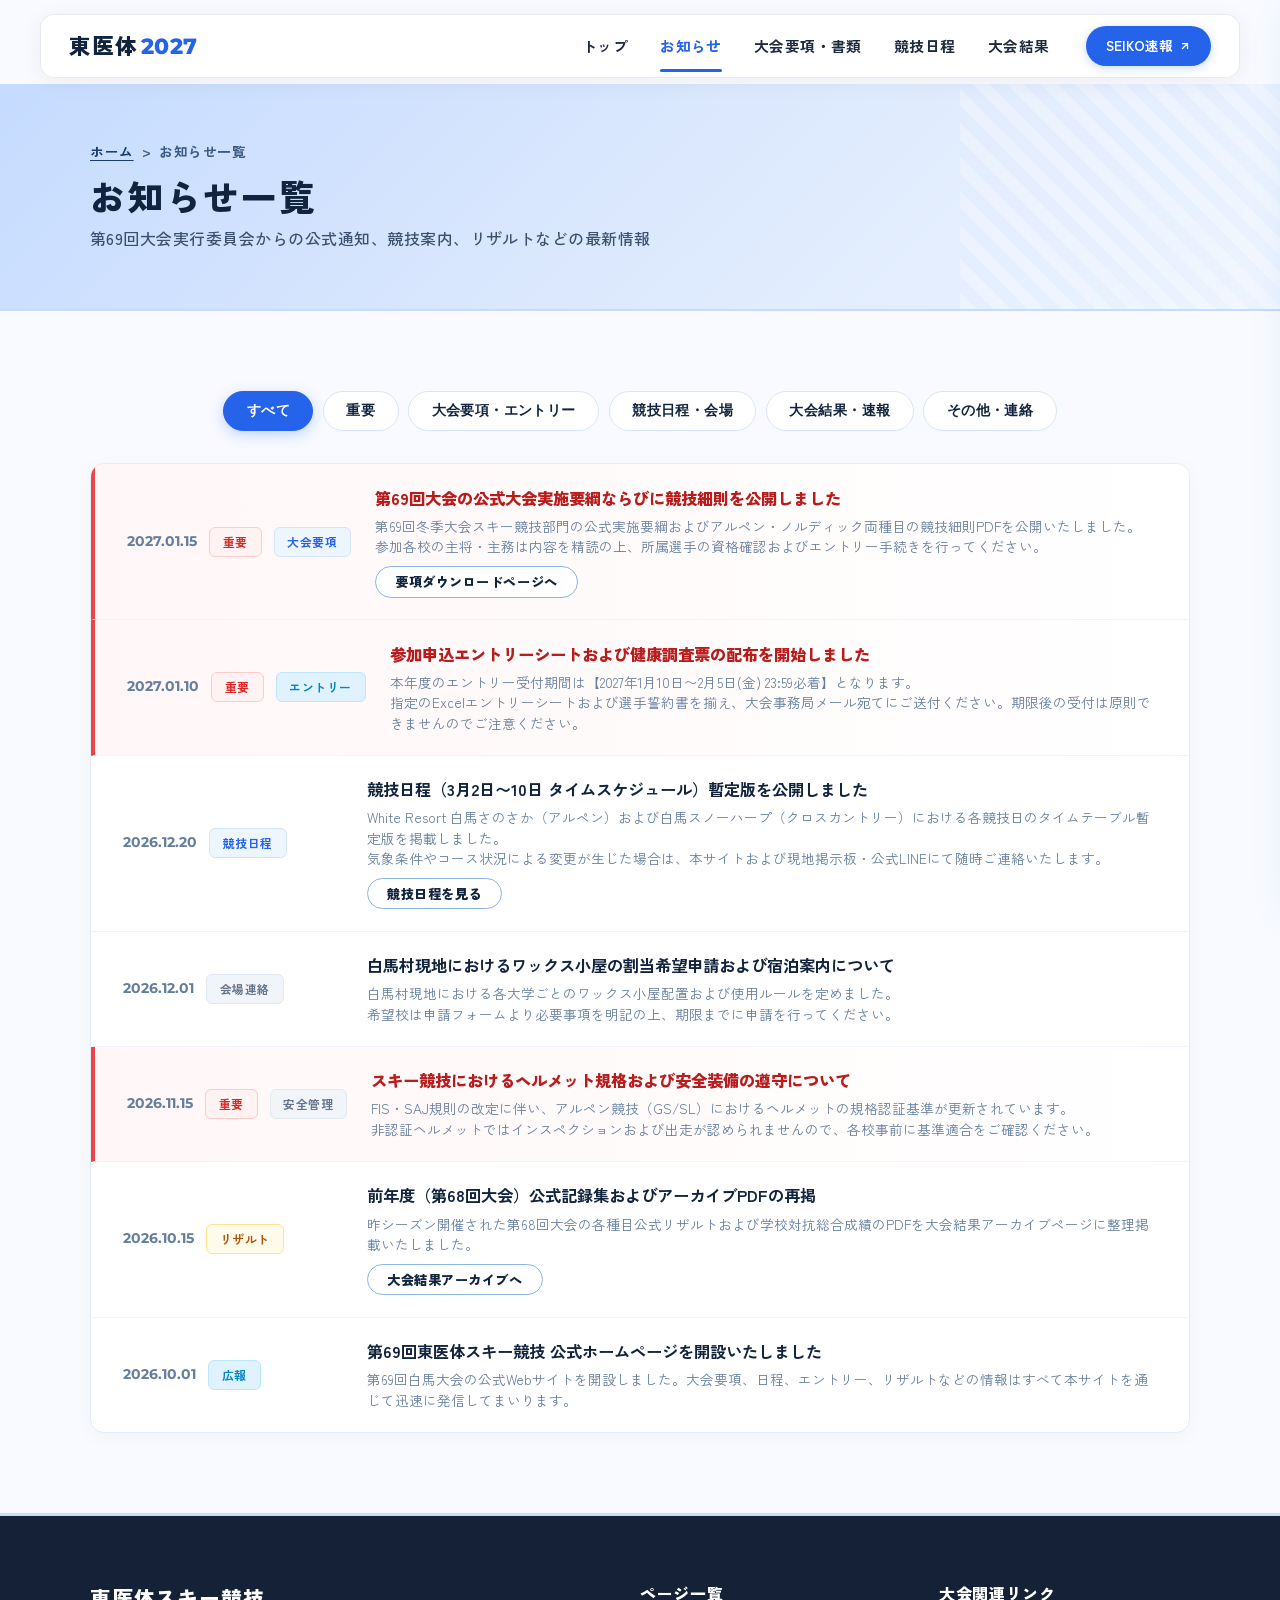
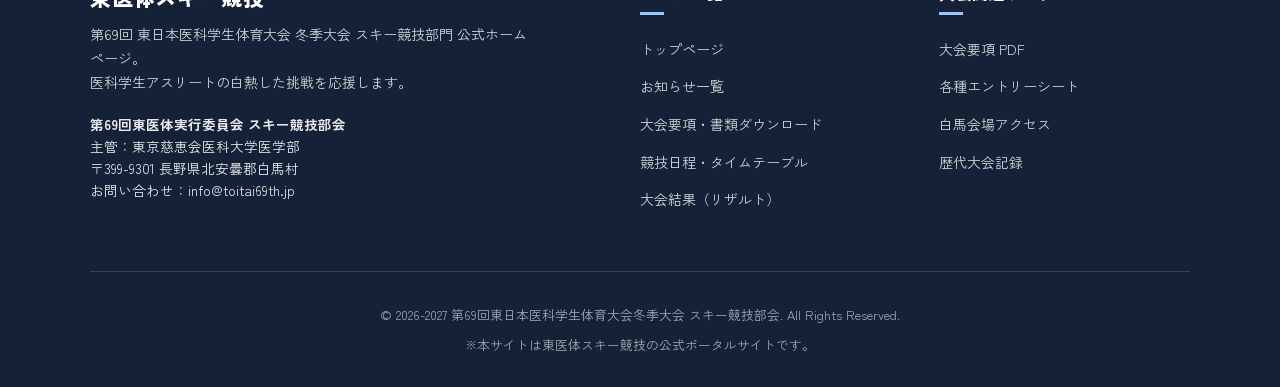
<file: news.html>
<!DOCTYPE html>
<html lang="ja">
<head>
  <meta charset="UTF-8">
  <meta name="viewport" content="width=device-width, initial-scale=1.0">
  <title>お知らせ一覧 | 第69回 東日本医科学生総合体育大会 スキー競技 公式サイト</title>
  <meta name="description" content="第69回 東日本医科学生総合体育大会 冬季大会 スキー競技部門の最新お知らせ、大会要項・エントリー情報、白馬会場の競技日程変更、リザルト速報などの一覧ページです。">
  <link rel="stylesheet" href="assets/css/style.css?v=20270115_bright_cards">
  <link rel="preconnect" href="https://fonts.googleapis.com">
  <link rel="preconnect" href="https://fonts.gstatic.com" crossorigin>
  <link href="https://fonts.googleapis.com/css2?family=Montserrat:wght@600;700;800;900&family=Noto+Sans+JP:wght@400;500;700;800;900&family=Zen+Kaku+Gothic+New:wght@400;500;700;900&display=swap" rel="stylesheet">
  <meta name="theme-color" content="#c5dbff">
  <style>
    /* BAKE CHEESE TART スカイブルー・白基調の補助スタイル */
    .overview-card,
    .venue-card,
    .doc-card {
      border-radius: 18px !important;
    }
    .badge,
    .schedule-day-badge {
      border-radius: 6px !important;
    }
  </style>
</head>
<body>

  <!-- ヘッダー (qast.jp Modern Floating Card Style) -->
  <header class="site-header">
    <div class="header-inner">
      <a href="index.html" class="site-brand">
        <span class="brand-title">東医体<span class="brand-year">2027</span></span>
      </a>

      <!-- デスクトップ ナビゲーション -->
      <div class="header-nav-wrap">
        <nav class="nav-menu">
          <a href="index.html" class="nav-link">トップ</a>
          <a href="news.html" class="nav-link active">お知らせ</a>
          <a href="documents.html" class="nav-link">大会要項・書類</a>
          <a href="schedule.html" class="nav-link">競技日程</a>
          <a href="results.html" class="nav-link">大会結果</a>
        </nav>
        <div class="header-cta-wrap">
          <a href="https://seikosportslink.com/" target="_blank" rel="noopener noreferrer" class="header-cta-btn">
            <span>SEIKO速報</span>
            <svg width="12" height="12" fill="none" stroke="currentColor" stroke-width="2.5" viewBox="0 0 24 24"><path stroke-linecap="round" stroke-linejoin="round" d="M7 17L17 7M17 7H7M17 7V17"/></svg>
          </a>
        </div>
      </div>

      <!-- モバイルメニュー開閉ボタン（qast.jp スタイル 3本バー） -->
      <button type="button" class="mobile-toggle" id="mobileToggle" aria-label="メニューを開く">
        <span class="sp-bar"></span>
        <span class="sp-bar"></span>
        <span class="sp-bar"></span>
      </button>
    </div>
  </header>

  <!-- モバイル用ドロワーメニュー -->
  <div class="drawer-overlay" id="drawerOverlay"></div>
  <aside class="mobile-drawer" id="mobileDrawer">
    <div class="drawer-header">
      <span class="brand-title" style="font-size: 1.15rem; font-weight: 800; color: #10243e;">東医体<span class="brand-year" style="color: #2563eb; margin-left: 0.18rem;">2027</span></span>
      <button type="button" class="drawer-close" id="drawerClose" aria-label="閉じる">
        <svg width="24" height="24" fill="none" stroke="currentColor" stroke-width="2" viewBox="0 0 24 24">
          <path stroke-linecap="round" stroke-linejoin="round" d="M6 18L18 6M6 6l12 12"></path>
        </svg>
      </button>
    </div>
    <nav class="drawer-nav">
      <a href="index.html" class="drawer-link">
        <svg fill="none" stroke="currentColor" stroke-width="2" viewBox="0 0 24 24"><path stroke-linecap="round" stroke-linejoin="round" d="M3 12l2-2m0 0l7-7 7 7M5 10v10a1 1 0 001 1h3m10-11l2 2m-2-2v10a1 1 0 01-1 1h-3m-6 0a1 1 0 001-1v-4a1 1 0 011-1h2a1 1 0 011 1v4a1 1 0 001 1m-6 0h6"/></svg>
        トップページ
      </a>
      <a href="news.html" class="drawer-link active">
        <svg fill="none" stroke="currentColor" stroke-width="2" viewBox="0 0 24 24"><path stroke-linecap="round" stroke-linejoin="round" d="M19 20H5a2 2 0 01-2-2V6a2 2 0 012-2h10a2 2 0 012 2v1m2 13a2 2 0 01-2-2V7m2 13a2 2 0 002-2V9a2 2 0 00-2-2h-2m-4-3H9M7 16h6M7 8h6v4H7V8z"/></svg>
        お知らせ一覧
      </a>
      <a href="documents.html" class="drawer-link">
        <svg fill="none" stroke="currentColor" stroke-width="2" viewBox="0 0 24 24"><path stroke-linecap="round" stroke-linejoin="round" d="M9 12h6m-6 4h6m2 5H7a2 2 0 01-2-2V5a2 2 0 012-2h5.586a1 1 0 01.707.293l5.414 5.414a1 1 0 01.293.707V19a2 2 0 01-2 2z"/></svg>
        大会要項・書類
      </a>
      <a href="schedule.html" class="drawer-link">
        <svg fill="none" stroke="currentColor" stroke-width="2" viewBox="0 0 24 24"><path stroke-linecap="round" stroke-linejoin="round" d="M8 7V3m8 4V3m-9 8h10M5 21h14a2 2 0 002-2V7a2 2 0 00-2-2H5a2 2 0 00-2 2v12a2 2 0 002 2z"/></svg>
        競技日程
      </a>
      <a href="results.html" class="drawer-link">
        <svg fill="none" stroke="currentColor" stroke-width="2" viewBox="0 0 24 24"><path stroke-linecap="round" stroke-linejoin="round" d="M9 19v-6a2 2 0 00-2-2H5a2 2 0 00-2 2v6a2 2 0 002 2h2a2 2 0 002-2zm0 0V9a2 2 0 012-2h2a2 2 0 012 2v10m-6 0a2 2 0 002 2h2a2 2 0 002-2m0 0V5a2 2 0 012-2h2a2 2 0 012 2v14a2 2 0 01-2 2h-2a2 2 0 01-2-2z"/></svg>
        大会結果（リザルト）
      </a>
    </nav>
  </aside>

  <!-- ページバナー -->
  <div class="page-banner">
    <div class="container page-banner-content">
      <nav class="breadcrumb" aria-label="パンくずリスト">
        <a href="index.html">ホーム</a>
        <span>&gt;</span>
        <span>お知らせ一覧</span>
      </nav>
      <h1 class="page-title">お知らせ一覧</h1>
      <p class="page-subtitle">第69回大会実行委員会からの公式通知、競技案内、リザルトなどの最新情報</p>
    </div>
  </div>

  <!-- メインコンテンツ -->
  <main class="section">
    <div class="container">

      <!-- カテゴリ絞り込みフィルタータブ -->
      <div class="filter-tabs">
        <button type="button" class="filter-btn active" data-filter="all">すべて</button>
        <button type="button" class="filter-btn" data-filter="important">重要</button>
        <button type="button" class="filter-btn" data-filter="documents">大会要項・エントリー</button>
        <button type="button" class="filter-btn" data-filter="schedule">競技日程・会場</button>
        <button type="button" class="filter-btn" data-filter="results">大会結果・速報</button>
        <button type="button" class="filter-btn" data-filter="other">その他・連絡</button>
      </div>

      <!-- お知らせ一覧リスト -->
      <div class="news-list" id="newsContainer">

        <!-- 記事 1（重要フラグON） -->
        <article class="news-item news-item-important" data-category="important documents">
          <div class="news-meta">
            <span class="news-date">2027.01.15</span>
            <span class="badge badge-danger">重要</span>
            <span class="badge badge-primary">大会要項</span>
          </div>
          <div class="news-content">
            <h2 class="news-title">第69回大会の公式大会実施要綱ならびに競技細則を公開しました</h2>
            <p class="news-excerpt">
              第69回冬季大会スキー競技部門の公式実施要綱およびアルペン・ノルディック両種目の競技細則PDFを公開いたしました。<br>
              参加各校の主将・主務は内容を精読の上、所属選手の資格確認およびエントリー手続きを行ってください。
            </p>
            <div style="margin-top: 0.6rem;">
              <a href="documents.html" class="btn btn-sm btn-outline-primary">要項ダウンロードページへ</a>
            </div>
          </div>
        </article>

        <!-- 記事 2（重要フラグON） -->
        <article class="news-item news-item-important" data-category="important documents">
          <div class="news-meta">
            <span class="news-date">2027.01.10</span>
            <span class="badge badge-danger">重要</span>
            <span class="badge badge-info">エントリー</span>
          </div>
          <div class="news-content">
            <h2 class="news-title">参加申込エントリーシートおよび健康調査票の配布を開始しました</h2>
            <p class="news-excerpt">
              本年度のエントリー受付期間は【2027年1月10日〜2月5日(金) 23:59必着】となります。<br>
              指定のExcelエントリーシートおよび選手誓約書を揃え、大会事務局メール宛てにご送付ください。期限後の受付は原則できませんのでご注意ください。
            </p>
          </div>
        </article>

        <!-- 記事 3 -->
        <article class="news-item" data-category="schedule">
          <div class="news-meta">
            <span class="news-date">2026.12.20</span>
            <span class="badge badge-primary">競技日程</span>
          </div>
          <div class="news-content">
            <h2 class="news-title">競技日程（3月2日〜10日 タイムスケジュール）暫定版を公開しました</h2>
            <p class="news-excerpt">
              White Resort 白馬さのさか（アルペン）および白馬スノーハープ（クロスカントリー）における各競技日のタイムテーブル暫定版を掲載しました。<br>
              気象条件やコース状況による変更が生じた場合は、本サイトおよび現地掲示板・公式LINEにて随時ご連絡いたします。
            </p>
            <div style="margin-top: 0.6rem;">
              <a href="schedule.html" class="btn btn-sm btn-outline-primary">競技日程を見る</a>
            </div>
          </div>
        </article>

        <!-- 記事 4 -->
        <article class="news-item" data-category="other">
          <div class="news-meta">
            <span class="news-date">2026.12.01</span>
            <span class="badge badge-gray">会場連絡</span>
          </div>
          <div class="news-content">
            <h2 class="news-title">白馬村現地におけるワックス小屋の割当希望申請および宿泊案内について</h2>
            <p class="news-excerpt">
              白馬村現地における各大学ごとのワックス小屋配置および使用ルールを定めました。<br>
              希望校は申請フォームより必要事項を明記の上、期限までに申請を行ってください。
            </p>
          </div>
        </article>

        <!-- 記事 5（重要フラグON） -->
        <article class="news-item news-item-important" data-category="important other">
          <div class="news-meta">
            <span class="news-date">2026.11.15</span>
            <span class="badge badge-danger">重要</span>
            <span class="badge badge-gray">安全管理</span>
          </div>
          <div class="news-content">
            <h2 class="news-title">スキー競技におけるヘルメット規格および安全装備の遵守について</h2>
            <p class="news-excerpt">
              FIS・SAJ規則の改定に伴い、アルペン競技（GS/SL）におけるヘルメットの規格認証基準が更新されています。<br>
              非認証ヘルメットではインスペクションおよび出走が認められませんので、各校事前に基準適合をご確認ください。
            </p>
          </div>
        </article>

        <!-- 記事 6 -->
        <article class="news-item" data-category="results">
          <div class="news-meta">
            <span class="news-date">2026.10.15</span>
            <span class="badge badge-gold">リザルト</span>
          </div>
          <div class="news-content">
            <h2 class="news-title">前年度（第68回大会）公式記録集およびアーカイブPDFの再掲</h2>
            <p class="news-excerpt">
              昨シーズン開催された第68回大会の各種目公式リザルトおよび学校対抗総合成績のPDFを大会結果アーカイブページに整理掲載いたしました。
            </p>
            <div style="margin-top: 0.6rem;">
              <a href="results.html" class="btn btn-sm btn-outline-primary">大会結果アーカイブへ</a>
            </div>
          </div>
        </article>

        <!-- 記事 7 -->
        <article class="news-item" data-category="documents other">
          <div class="news-meta">
            <span class="news-date">2026.10.01</span>
            <span class="badge badge-info">広報</span>
          </div>
          <div class="news-content">
            <h2 class="news-title">第69回東医体スキー競技 公式ホームページを開設いたしました</h2>
            <p class="news-excerpt">
              第69回白馬大会の公式Webサイトを開設しました。大会要項、日程、エントリー、リザルトなどの情報はすべて本サイトを通じて迅速に発信してまいります。
            </p>
          </div>
        </article>

      </div>

    </div>
  </main>

  <!-- フッター -->
  <footer class="site-footer">
    <div class="container">
      <div class="footer-grid">
        <div class="footer-brand">
          <h4>東医体スキー競技</h4>
          <p>
            第69回 東日本医科学生体育大会 冬季大会 スキー競技部門 公式ホームページ。<br>
            医科学生アスリートの白熱した挑戦を応援します。
          </p>
          <div class="footer-contact">
            <strong>第69回東医体実行委員会 スキー競技部会</strong><br>
            主管：東京慈恵会医科大学医学部<br>
            〒399-9301 長野県北安曇郡白馬村<br>
            お問い合わせ：info@toitai69th.jp
          </div>
        </div>

        <div class="footer-col">
          <h5>ページ一覧</h5>
          <ul class="footer-links">
            <li><a href="index.html">トップページ</a></li>
            <li><a href="news.html">お知らせ一覧</a></li>
            <li><a href="documents.html">大会要項・書類ダウンロード</a></li>
            <li><a href="schedule.html">競技日程・タイムテーブル</a></li>
            <li><a href="results.html">大会結果（リザルト）</a></li>
          </ul>
        </div>

        <div class="footer-col">
          <h5>大会関連リンク</h5>
          <ul class="footer-links">
            <li><a href="documents.html">大会要項 PDF</a></li>
            <li><a href="documents.html">各種エントリーシート</a></li>
            <li><a href="schedule.html#access">白馬会場アクセス</a></li>
            <li><a href="results.html">歴代大会記録</a></li>
          </ul>
        </div>
      </div>

      <div class="footer-bottom">
        <p>&copy; 2026-2027 第69回東日本医科学生体育大会冬季大会 スキー競技部会. All Rights Reserved.</p>
        <p>※本サイトは東医体スキー競技の公式ポータルサイトです。</p>
      </div>
    </div>
  </footer>

  <script src="assets/js/main.js"></script>
  <script src="assets/js/microcms.js"></script>
</body>
</html>
</file>
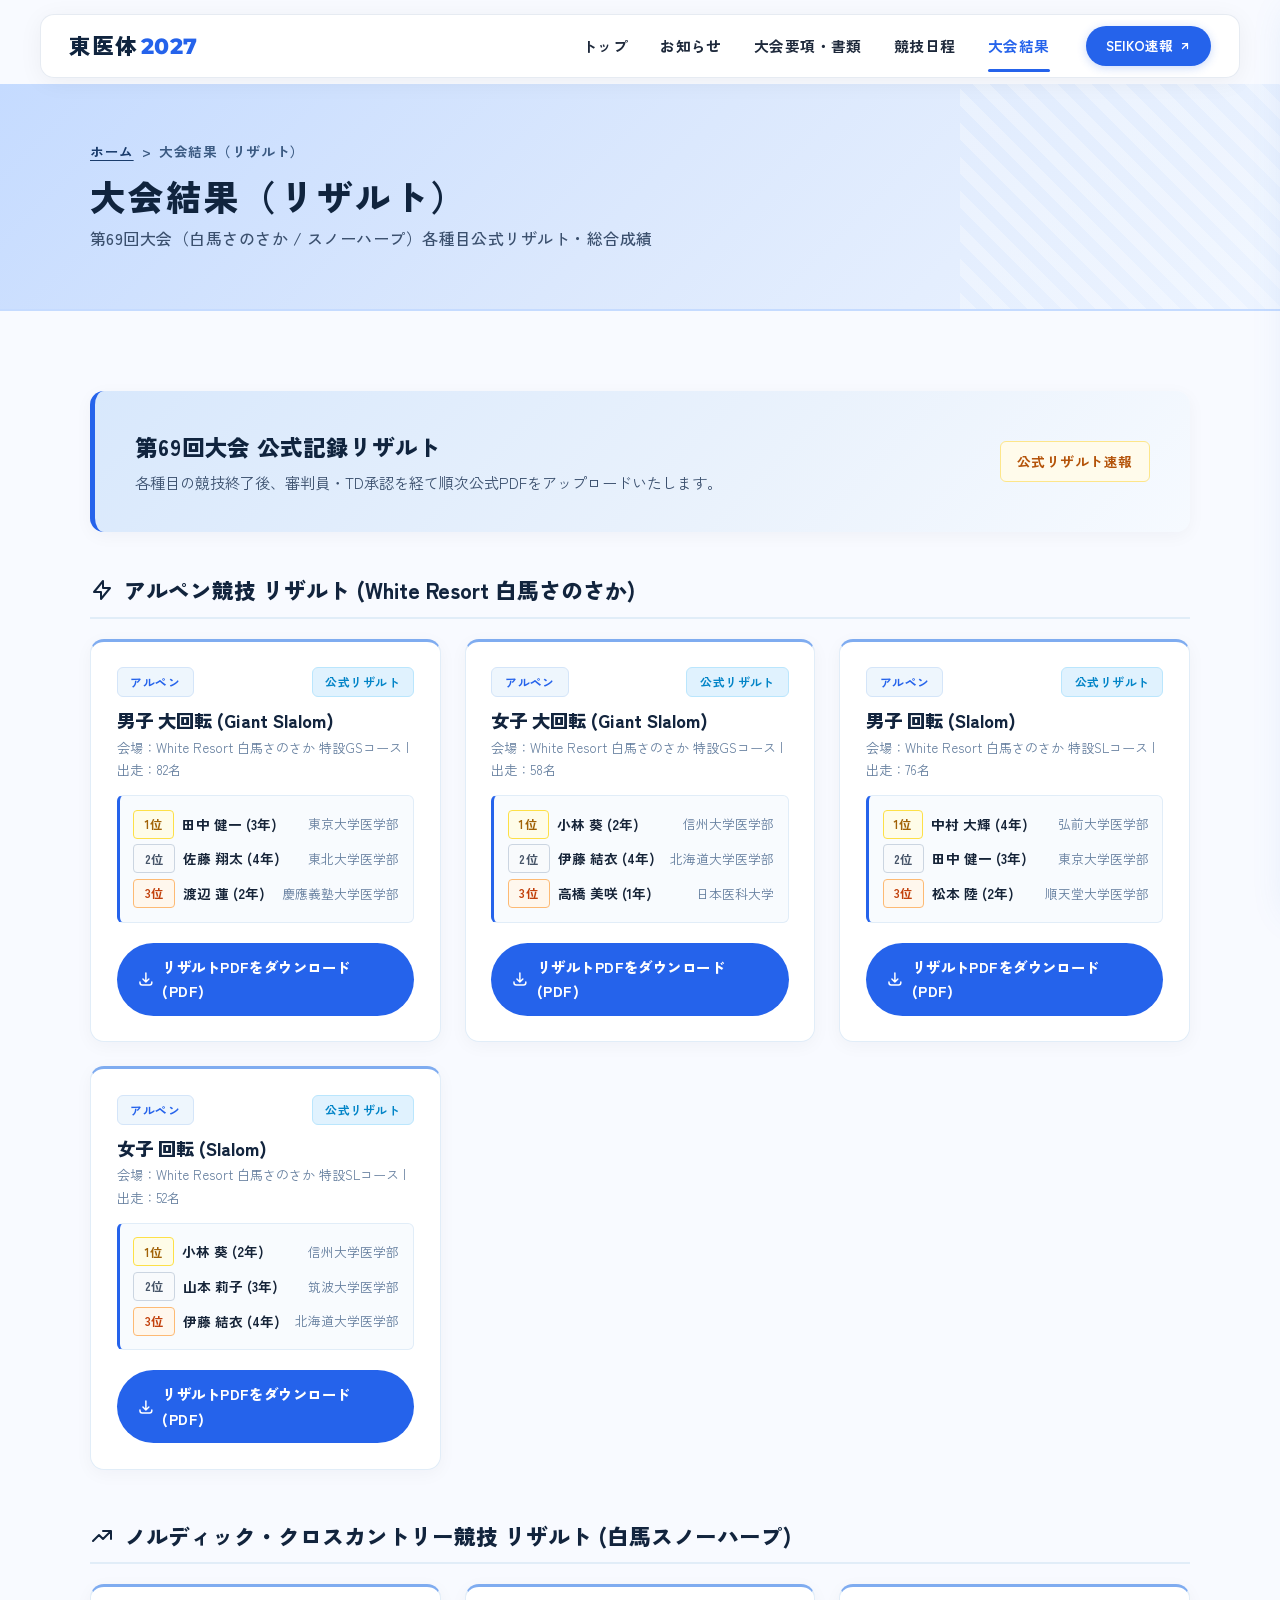
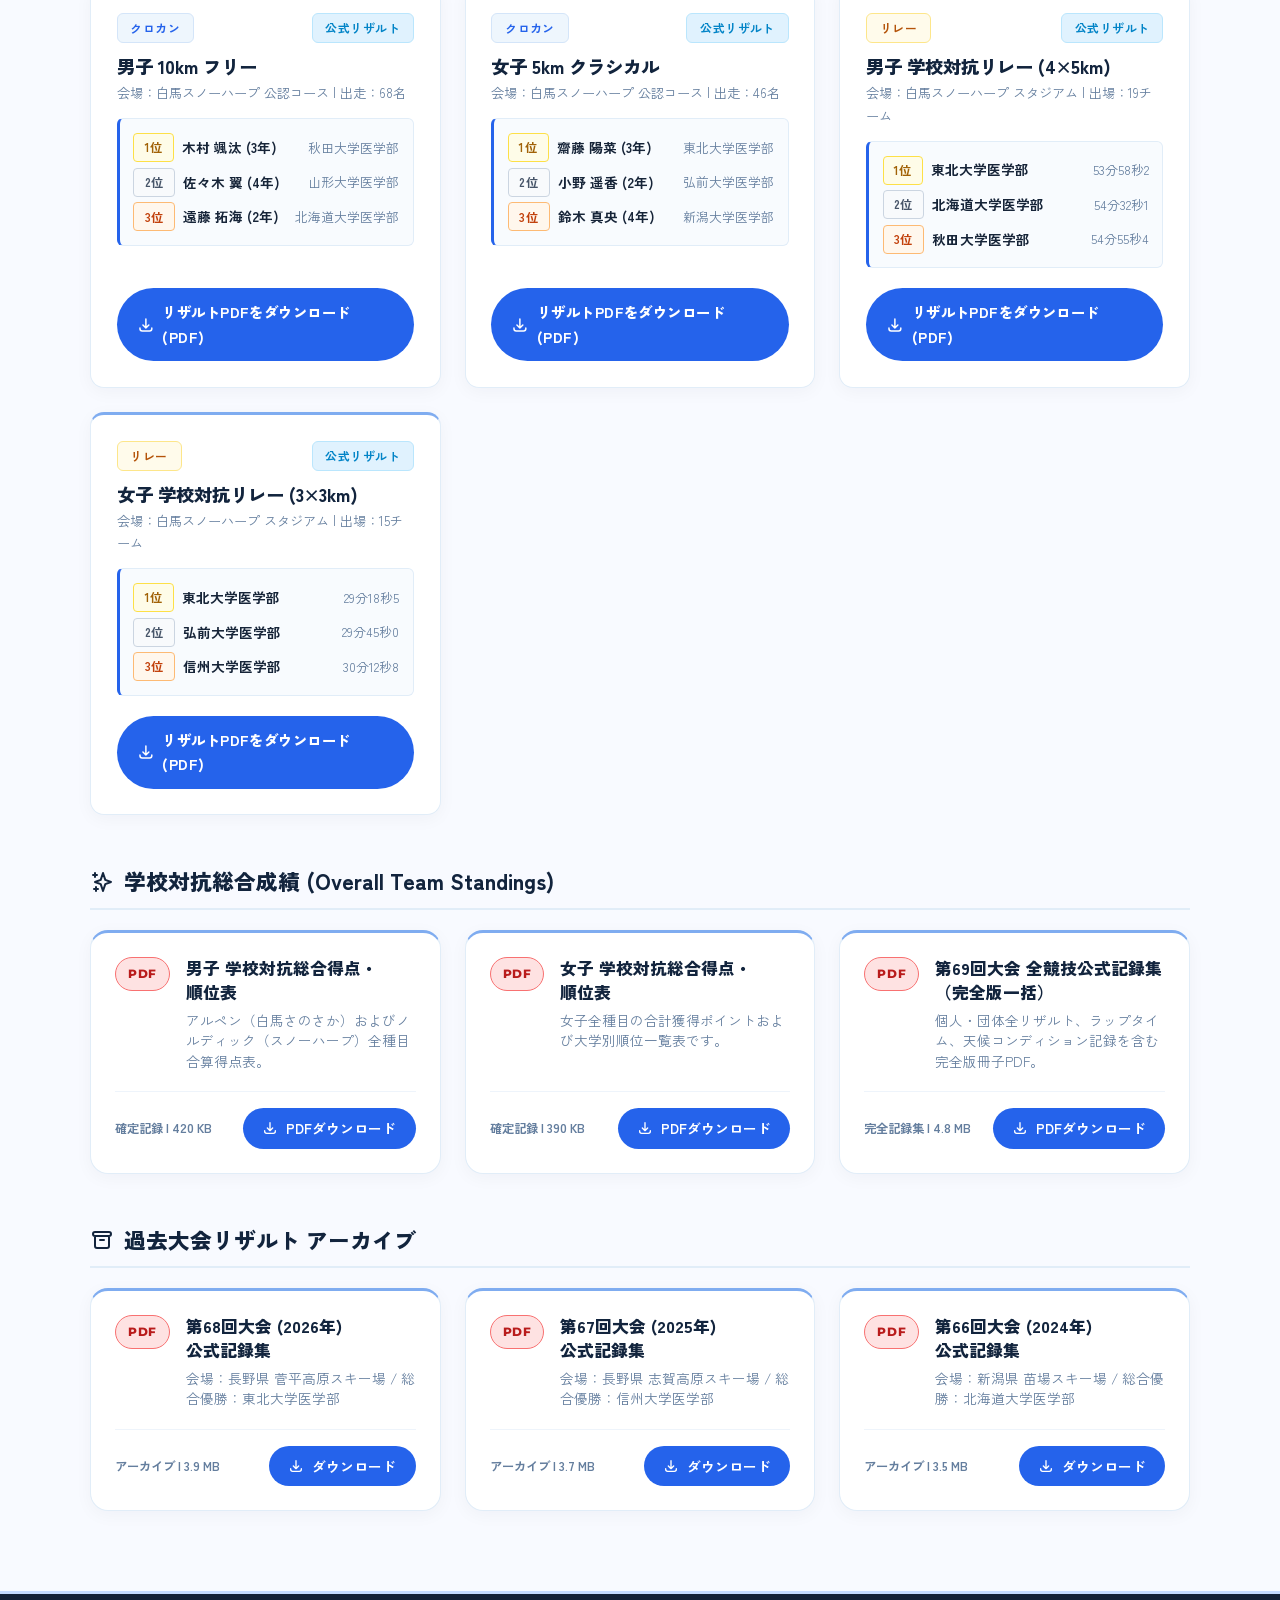
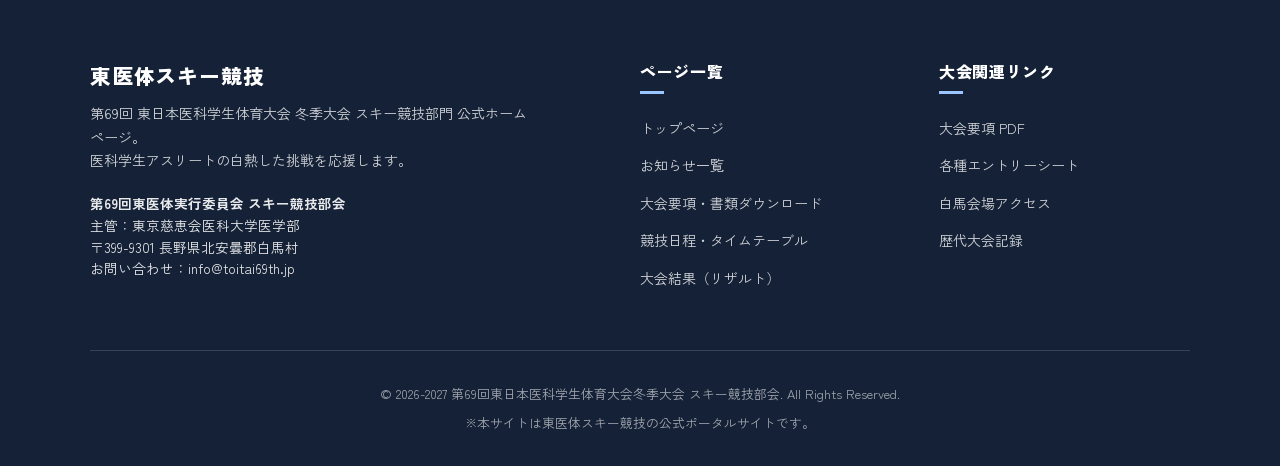
<file: results.html>
<!DOCTYPE html>
<html lang="ja">
<head>
  <meta charset="UTF-8">
  <meta name="viewport" content="width=device-width, initial-scale=1.0">
  <title>大会結果（リザルト） | 第69回 東日本医科学生総合体育大会 スキー競技 公式サイト</title>
  <meta name="description" content="第69回 東日本医科学生総合体育大会 冬季大会 スキー競技部門の公式競技結果（リザルト）一覧ページです。アルペン（白馬さのさか）、クロスカントリー（白馬スノーハープ）のPDFリンクを掲載しています。">
  <link rel="stylesheet" href="assets/css/style.css?v=20270115_bright_cards">
  <link rel="preconnect" href="https://fonts.googleapis.com">
  <link rel="preconnect" href="https://fonts.gstatic.com" crossorigin>
  <link href="https://fonts.googleapis.com/css2?family=Montserrat:wght@600;700;800;900&family=Noto+Sans+JP:wght@400;500;700;800;900&family=Zen+Kaku+Gothic+New:wght@400;500;700;900&display=swap" rel="stylesheet">
  <meta name="theme-color" content="#c5dbff">
  <style>
    /* BAKE CHEESE TART スカイブルー・白基調の補助スタイル */
    .overview-card,
    .venue-card,
    .doc-card {
      border-radius: 18px !important;
    }
    .badge,
    .schedule-day-badge {
      border-radius: 6px !important;
    }
  </style>
</head>
<body>

  <!-- ヘッダー (qast.jp Modern Floating Card Style) -->
  <header class="site-header">
    <div class="header-inner">
      <a href="index.html" class="site-brand">
        <span class="brand-title">東医体<span class="brand-year">2027</span></span>
      </a>

      <!-- デスクトップ ナビゲーション -->
      <div class="header-nav-wrap">
        <nav class="nav-menu">
          <a href="index.html" class="nav-link">トップ</a>
          <a href="news.html" class="nav-link">お知らせ</a>
          <a href="documents.html" class="nav-link">大会要項・書類</a>
          <a href="schedule.html" class="nav-link">競技日程</a>
          <a href="results.html" class="nav-link active">大会結果</a>
        </nav>
        <div class="header-cta-wrap">
          <a href="https://seikosportslink.com/" target="_blank" rel="noopener noreferrer" class="header-cta-btn">
            <span>SEIKO速報</span>
            <svg width="12" height="12" fill="none" stroke="currentColor" stroke-width="2.5" viewBox="0 0 24 24"><path stroke-linecap="round" stroke-linejoin="round" d="M7 17L17 7M17 7H7M17 7V17"/></svg>
          </a>
        </div>
      </div>

      <!-- モバイルメニュー開閉ボタン（qast.jp スタイル 3本バー） -->
      <button type="button" class="mobile-toggle" id="mobileToggle" aria-label="メニューを開く">
        <span class="sp-bar"></span>
        <span class="sp-bar"></span>
        <span class="sp-bar"></span>
      </button>
    </div>
  </header>

  <!-- モバイル用ドロワーメニュー -->
  <div class="drawer-overlay" id="drawerOverlay"></div>
  <aside class="mobile-drawer" id="mobileDrawer">
    <div class="drawer-header">
      <span class="brand-title" style="font-size: 1.15rem; font-weight: 800; color: #10243e;">東医体<span class="brand-year" style="color: #2563eb; margin-left: 0.18rem;">2027</span></span>
      <button type="button" class="drawer-close" id="drawerClose" aria-label="閉じる">
        <svg width="24" height="24" fill="none" stroke="currentColor" stroke-width="2" viewBox="0 0 24 24">
          <path stroke-linecap="round" stroke-linejoin="round" d="M6 18L18 6M6 6l12 12"></path>
        </svg>
      </button>
    </div>
    <nav class="drawer-nav">
      <a href="index.html" class="drawer-link">
        <svg fill="none" stroke="currentColor" stroke-width="2" viewBox="0 0 24 24"><path stroke-linecap="round" stroke-linejoin="round" d="M3 12l2-2m0 0l7-7 7 7M5 10v10a1 1 0 001 1h3m10-11l2 2m-2-2v10a1 1 0 01-1 1h-3m-6 0a1 1 0 001-1v-4a1 1 0 011-1h2a1 1 0 011 1v4a1 1 0 001 1m-6 0h6"/></svg>
        トップページ
      </a>
      <a href="news.html" class="drawer-link">
        <svg fill="none" stroke="currentColor" stroke-width="2" viewBox="0 0 24 24"><path stroke-linecap="round" stroke-linejoin="round" d="M19 20H5a2 2 0 01-2-2V6a2 2 0 012-2h10a2 2 0 012 2v1m2 13a2 2 0 01-2-2V7m2 13a2 2 0 002-2V9a2 2 0 00-2-2h-2m-4-3H9M7 16h6M7 8h6v4H7V8z"/></svg>
        お知らせ一覧
      </a>
      <a href="documents.html" class="drawer-link">
        <svg fill="none" stroke="currentColor" stroke-width="2" viewBox="0 0 24 24"><path stroke-linecap="round" stroke-linejoin="round" d="M9 12h6m-6 4h6m2 5H7a2 2 0 01-2-2V5a2 2 0 012-2h5.586a1 1 0 01.707.293l5.414 5.414a1 1 0 01.293.707V19a2 2 0 01-2 2z"/></svg>
        大会要項・書類
      </a>
      <a href="schedule.html" class="drawer-link">
        <svg fill="none" stroke="currentColor" stroke-width="2" viewBox="0 0 24 24"><path stroke-linecap="round" stroke-linejoin="round" d="M8 7V3m8 4V3m-9 8h10M5 21h14a2 2 0 002-2V7a2 2 0 00-2-2H5a2 2 0 00-2 2v12a2 2 0 002 2z"/></svg>
        競技日程
      </a>
      <a href="results.html" class="drawer-link active">
        <svg fill="none" stroke="currentColor" stroke-width="2" viewBox="0 0 24 24"><path stroke-linecap="round" stroke-linejoin="round" d="M9 19v-6a2 2 0 00-2-2H5a2 2 0 00-2 2v6a2 2 0 002 2h2a2 2 0 002-2zm0 0V9a2 2 0 012-2h2a2 2 0 012 2v10m-6 0a2 2 0 002 2h2a2 2 0 002-2m0 0V5a2 2 0 012-2h2a2 2 0 012 2v14a2 2 0 01-2 2h-2a2 2 0 01-2-2z"/></svg>
        大会結果（リザルト）
      </a>
    </nav>
  </aside>

  <!-- ページバナー -->
  <div class="page-banner">
    <div class="container page-banner-content">
      <nav class="breadcrumb" aria-label="パンくずリスト">
        <a href="index.html">ホーム</a>
        <span>&gt;</span>
        <span>大会結果（リザルト）</span>
      </nav>
      <h1 class="page-title">大会結果（リザルト）</h1>
      <p class="page-subtitle">第69回大会（白馬さのさか / スノーハープ）各種目公式リザルト・総合成績</p>
    </div>
  </div>

  <!-- メインコンテンツ -->
  <main class="section">
    <div class="container">

      <!-- 速報ステータスバナー -->
      <div class="results-hero-banner">
        <div>
          <h3>第69回大会 公式記録リザルト</h3>
          <p>各種目の競技終了後、審判員・TD承認を経て順次公式PDFをアップロードいたします。</p>
        </div>
        <div>
          <span class="badge badge-gold" style="font-size: 0.85rem; padding: 0.5rem 1rem;">
            公式リザルト速報
          </span>
        </div>
      </div>

      <!-- 動的リザルト領域（microCMS連携） -->
      <div id="resultsDynamicArea">
        <!-- セクション1: アルペン競技リザルト -->
        <section class="result-group">
          <h2 class="result-group-title">
            <svg width="24" height="24" fill="none" stroke="currentColor" stroke-width="2" viewBox="0 0 24 24"><path stroke-linecap="round" stroke-linejoin="round" d="M13 10V3L4 14h7v7l9-11h-7z"/></svg>
            アルペン競技 リザルト (White Resort 白馬さのさか)
          </h2>

          <div class="result-cards-grid">
            <!-- 男子 大回転 GS -->
            <div class="result-card">
              <div class="result-card-top">
                <div class="result-card-header">
                  <span class="badge badge-primary">アルペン</span>
                  <span class="badge badge-info">公式リザルト</span>
                </div>
                <h3 class="result-title">男子 大回転 (Giant Slalom)</h3>
                <p class="result-meta-info">会場：White Resort 白馬さのさか 特設GSコース | 出走：82名</p>

                <div class="podium-preview">
                  <div class="podium-item">
                    <span class="rank-chip rank-1">1位</span>
                    <span class="podium-name">田中 健一 (3年)</span>
                    <span class="podium-school">東京大学医学部</span>
                  </div>
                  <div class="podium-item">
                    <span class="rank-chip rank-2">2位</span>
                    <span class="podium-name">佐藤 翔太 (4年)</span>
                    <span class="podium-school">東北大学医学部</span>
                  </div>
                  <div class="podium-item">
                    <span class="rank-chip rank-3">3位</span>
                    <span class="podium-name">渡辺 蓮 (2年)</span>
                    <span class="podium-school">慶應義塾大学医学部</span>
                  </div>
                </div>
              </div>

              <a href="assets/docs/sample_document.pdf" download="男子大回転_公式リザルト.pdf" class="result-download-btn">
                <svg fill="none" stroke="currentColor" stroke-width="2" viewBox="0 0 24 24"><path stroke-linecap="round" stroke-linejoin="round" d="M4 16v1a3 3 0 003 3h10a3 3 0 003-3v-1m-4-4l-4 4m0 0l-4-4m4 4V4"/></svg>
                リザルトPDFをダウンロード (PDF)
              </a>
            </div>

            <!-- 女子 大回転 GS -->
            <div class="result-card">
              <div class="result-card-top">
                <div class="result-card-header">
                  <span class="badge badge-primary">アルペン</span>
                  <span class="badge badge-info">公式リザルト</span>
                </div>
                <h3 class="result-title">女子 大回転 (Giant Slalom)</h3>
                <p class="result-meta-info">会場：White Resort 白馬さのさか 特設GSコース | 出走：58名</p>

                <div class="podium-preview">
                  <div class="podium-item">
                    <span class="rank-chip rank-1">1位</span>
                    <span class="podium-name">小林 葵 (2年)</span>
                    <span class="podium-school">信州大学医学部</span>
                  </div>
                  <div class="podium-item">
                    <span class="rank-chip rank-2">2位</span>
                    <span class="podium-name">伊藤 結衣 (4年)</span>
                    <span class="podium-school">北海道大学医学部</span>
                  </div>
                  <div class="podium-item">
                    <span class="rank-chip rank-3">3位</span>
                    <span class="podium-name">高橋 美咲 (1年)</span>
                    <span class="podium-school">日本医科大学</span>
                  </div>
                </div>
              </div>

              <a href="assets/docs/sample_document.pdf" download="女子大回転_公式リザルト.pdf" class="result-download-btn">
                <svg fill="none" stroke="currentColor" stroke-width="2" viewBox="0 0 24 24"><path stroke-linecap="round" stroke-linejoin="round" d="M4 16v1a3 3 0 003 3h10a3 3 0 003-3v-1m-4-4l-4 4m0 0l-4-4m4 4V4"/></svg>
                リザルトPDFをダウンロード (PDF)
              </a>
            </div>

            <!-- 男子 回転 SL -->
            <div class="result-card">
              <div class="result-card-top">
                <div class="result-card-header">
                  <span class="badge badge-primary">アルペン</span>
                  <span class="badge badge-info">公式リザルト</span>
                </div>
                <h3 class="result-title">男子 回転 (Slalom)</h3>
                <p class="result-meta-info">会場：White Resort 白馬さのさか 特設SLコース | 出走：76名</p>

                <div class="podium-preview">
                  <div class="podium-item">
                    <span class="rank-chip rank-1">1位</span>
                    <span class="podium-name">中村 大輝 (4年)</span>
                    <span class="podium-school">弘前大学医学部</span>
                  </div>
                  <div class="podium-item">
                    <span class="rank-chip rank-2">2位</span>
                    <span class="podium-name">田中 健一 (3年)</span>
                    <span class="podium-school">東京大学医学部</span>
                  </div>
                  <div class="podium-item">
                    <span class="rank-chip rank-3">3位</span>
                    <span class="podium-name">松本 陸 (2年)</span>
                    <span class="podium-school">順天堂大学医学部</span>
                  </div>
                </div>
              </div>

              <a href="assets/docs/sample_document.pdf" download="男子回転_公式リザルト.pdf" class="result-download-btn">
                <svg fill="none" stroke="currentColor" stroke-width="2" viewBox="0 0 24 24"><path stroke-linecap="round" stroke-linejoin="round" d="M4 16v1a3 3 0 003 3h10a3 3 0 003-3v-1m-4-4l-4 4m0 0l-4-4m4 4V4"/></svg>
                リザルトPDFをダウンロード (PDF)
              </a>
            </div>

            <!-- 女子 回転 SL -->
            <div class="result-card">
              <div class="result-card-top">
                <div class="result-card-header">
                  <span class="badge badge-primary">アルペン</span>
                  <span class="badge badge-info">公式リザルト</span>
                </div>
                <h3 class="result-title">女子 回転 (Slalom)</h3>
                <p class="result-meta-info">会場：White Resort 白馬さのさか 特設SLコース | 出走：52名</p>

                <div class="podium-preview">
                  <div class="podium-item">
                    <span class="rank-chip rank-1">1位</span>
                    <span class="podium-name">小林 葵 (2年)</span>
                    <span class="podium-school">信州大学医学部</span>
                  </div>
                  <div class="podium-item">
                    <span class="rank-chip rank-2">2位</span>
                    <span class="podium-name">山本 莉子 (3年)</span>
                    <span class="podium-school">筑波大学医学部</span>
                  </div>
                  <div class="podium-item">
                    <span class="rank-chip rank-3">3位</span>
                    <span class="podium-name">伊藤 結衣 (4年)</span>
                    <span class="podium-school">北海道大学医学部</span>
                  </div>
                </div>
              </div>

              <a href="assets/docs/sample_document.pdf" download="女子回転_公式リザルト.pdf" class="result-download-btn">
                <svg fill="none" stroke="currentColor" stroke-width="2" viewBox="0 0 24 24"><path stroke-linecap="round" stroke-linejoin="round" d="M4 16v1a3 3 0 003 3h10a3 3 0 003-3v-1m-4-4l-4 4m0 0l-4-4m4 4V4"/></svg>
                リザルトPDFをダウンロード (PDF)
              </a>
            </div>
          </div>
        </section>

        <!-- セクション2: クロスカントリー競技リザルト -->
        <section class="result-group">
          <h2 class="result-group-title">
            <svg width="24" height="24" fill="none" stroke="currentColor" stroke-width="2" viewBox="0 0 24 24"><path stroke-linecap="round" stroke-linejoin="round" d="M13 7h8m0 0v8m0-8l-8 8-4-4-6 6"/></svg>
            ノルディック・クロスカントリー競技 リザルト (白馬スノーハープ)
          </h2>

          <div class="result-cards-grid">
            <div class="result-card">
              <div class="result-card-top">
                <div class="result-card-header">
                  <span class="badge badge-primary">クロカン</span>
                  <span class="badge badge-info">公式リザルト</span>
                </div>
                <h3 class="result-title">男子 10km フリー</h3>
                <p class="result-meta-info">会場：白馬スノーハープ 公認コース | 出走：68名</p>

                <div class="podium-preview">
                  <div class="podium-item">
                    <span class="rank-chip rank-1">1位</span>
                    <span class="podium-name">木村 颯汰 (3年)</span>
                    <span class="podium-school">秋田大学医学部</span>
                  </div>
                  <div class="podium-item">
                    <span class="rank-chip rank-2">2位</span>
                    <span class="podium-name">佐々木 翼 (4年)</span>
                    <span class="podium-school">山形大学医学部</span>
                  </div>
                  <div class="podium-item">
                    <span class="rank-chip rank-3">3位</span>
                    <span class="podium-name">遠藤 拓海 (2年)</span>
                    <span class="podium-school">北海道大学医学部</span>
                  </div>
                </div>
              </div>

              <a href="assets/docs/sample_document.pdf" download="男子10kmフリー_公式リザルト.pdf" class="result-download-btn">
                <svg fill="none" stroke="currentColor" stroke-width="2" viewBox="0 0 24 24"><path stroke-linecap="round" stroke-linejoin="round" d="M4 16v1a3 3 0 003 3h10a3 3 0 003-3v-1m-4-4l-4 4m0 0l-4-4m4 4V4"/></svg>
                リザルトPDFをダウンロード (PDF)
              </a>
            </div>

            <div class="result-card">
              <div class="result-card-top">
                <div class="result-card-header">
                  <span class="badge badge-primary">クロカン</span>
                  <span class="badge badge-info">公式リザルト</span>
                </div>
                <h3 class="result-title">女子 5km クラシカル</h3>
                <p class="result-meta-info">会場：白馬スノーハープ 公認コース | 出走：46名</p>

                <div class="podium-preview">
                  <div class="podium-item">
                    <span class="rank-chip rank-1">1位</span>
                    <span class="podium-name">齋藤 陽菜 (3年)</span>
                    <span class="podium-school">東北大学医学部</span>
                  </div>
                  <div class="podium-item">
                    <span class="rank-chip rank-2">2位</span>
                    <span class="podium-name">小野 遥香 (2年)</span>
                    <span class="podium-school">弘前大学医学部</span>
                  </div>
                  <div class="podium-item">
                    <span class="rank-chip rank-3">3位</span>
                    <span class="podium-name">鈴木 真央 (4年)</span>
                    <span class="podium-school">新潟大学医学部</span>
                  </div>
                </div>
              </div>

              <a href="assets/docs/sample_document.pdf" download="女子5kmクラシカル_公式リザルト.pdf" class="result-download-btn">
                <svg fill="none" stroke="currentColor" stroke-width="2" viewBox="0 0 24 24"><path stroke-linecap="round" stroke-linejoin="round" d="M4 16v1a3 3 0 003 3h10a3 3 0 003-3v-1m-4-4l-4 4m0 0l-4-4m4 4V4"/></svg>
                リザルトPDFをダウンロード (PDF)
              </a>
            </div>

            <div class="result-card">
              <div class="result-card-top">
                <div class="result-card-header">
                  <span class="badge badge-gold">リレー</span>
                  <span class="badge badge-info">公式リザルト</span>
                </div>
                <h3 class="result-title">男子 学校対抗リレー (4×5km)</h3>
                <p class="result-meta-info">会場：白馬スノーハープ スタジアム | 出場：19チーム</p>

                <div class="podium-preview">
                  <div class="podium-item">
                    <span class="rank-chip rank-1">1位</span>
                    <span class="podium-name">東北大学医学部</span>
                    <span class="podium-school">53分58秒2</span>
                  </div>
                  <div class="podium-item">
                    <span class="rank-chip rank-2">2位</span>
                    <span class="podium-name">北海道大学医学部</span>
                    <span class="podium-school">54分32秒1</span>
                  </div>
                  <div class="podium-item">
                    <span class="rank-chip rank-3">3位</span>
                    <span class="podium-name">秋田大学医学部</span>
                    <span class="podium-school">54分55秒4</span>
                  </div>
                </div>
              </div>

              <a href="assets/docs/sample_document.pdf" download="男子リレー_公式リザルト.pdf" class="result-download-btn">
                <svg fill="none" stroke="currentColor" stroke-width="2" viewBox="0 0 24 24"><path stroke-linecap="round" stroke-linejoin="round" d="M4 16v1a3 3 0 003 3h10a3 3 0 003-3v-1m-4-4l-4 4m0 0l-4-4m4 4V4"/></svg>
                リザルトPDFをダウンロード (PDF)
              </a>
            </div>

            <div class="result-card">
              <div class="result-card-top">
                <div class="result-card-header">
                  <span class="badge badge-gold">リレー</span>
                  <span class="badge badge-info">公式リザルト</span>
                </div>
                <h3 class="result-title">女子 学校対抗リレー (3×3km)</h3>
                <p class="result-meta-info">会場：白馬スノーハープ スタジアム | 出場：15チーム</p>

                <div class="podium-preview">
                  <div class="podium-item">
                    <span class="rank-chip rank-1">1位</span>
                    <span class="podium-name">東北大学医学部</span>
                    <span class="podium-school">29分18秒5</span>
                  </div>
                  <div class="podium-item">
                    <span class="rank-chip rank-2">2位</span>
                    <span class="podium-name">弘前大学医学部</span>
                    <span class="podium-school">29分45秒0</span>
                  </div>
                  <div class="podium-item">
                    <span class="rank-chip rank-3">3位</span>
                    <span class="podium-name">信州大学医学部</span>
                    <span class="podium-school">30分12秒8</span>
                  </div>
                </div>
              </div>

              <a href="assets/docs/sample_document.pdf" download="女子リレー_公式リザルト.pdf" class="result-download-btn">
                <svg fill="none" stroke="currentColor" stroke-width="2" viewBox="0 0 24 24"><path stroke-linecap="round" stroke-linejoin="round" d="M4 16v1a3 3 0 003 3h10a3 3 0 003-3v-1m-4-4l-4 4m0 0l-4-4m4 4V4"/></svg>
                リザルトPDFをダウンロード (PDF)
              </a>
            </div>
          </div>
        </section>

        <!-- セクション3: 学校対抗総合成績 -->
        <section class="result-group">
          <h2 class="result-group-title">
            <svg width="24" height="24" fill="none" stroke="currentColor" stroke-width="2" viewBox="0 0 24 24"><path stroke-linecap="round" stroke-linejoin="round" d="M5 3v4M3 5h4M6 17v4m-2-2h4m5-16l2.286 6.857L21 12l-5.714 2.143L13 21l-2.286-6.857L5 12l5.714-2.143L13 3z"/></svg>
            学校対抗総合成績 (Overall Team Standings)
          </h2>

          <div class="doc-grid">
            <div class="doc-card">
              <div class="doc-card-top">
                <span class="file-badge pdf">PDF</span>
                <div class="doc-info">
                  <h4>男子 学校対抗総合得点・順位表</h4>
                  <p>アルペン（白馬さのさか）およびノルディック（スノーハープ）全種目合算得点表。</p>
                </div>
              </div>
              <div class="doc-card-bottom">
                <span class="doc-meta">確定記録 | 420 KB</span>
                <a href="assets/docs/sample_document.pdf" download="男子学校対抗総合成績.pdf" class="doc-download-btn">
                  <svg fill="none" stroke="currentColor" stroke-width="2" viewBox="0 0 24 24"><path stroke-linecap="round" stroke-linejoin="round" d="M4 16v1a3 3 0 003 3h10a3 3 0 003-3v-1m-4-4l-4 4m0 0l-4-4m4 4V4"/></svg>
                  PDFダウンロード
                </a>
              </div>
            </div>

            <div class="doc-card">
              <div class="doc-card-top">
                <span class="file-badge pdf">PDF</span>
                <div class="doc-info">
                  <h4>女子 学校対抗総合得点・順位表</h4>
                  <p>女子全種目の合計獲得ポイントおよび大学別順位一覧表です。</p>
                </div>
              </div>
              <div class="doc-card-bottom">
                <span class="doc-meta">確定記録 | 390 KB</span>
                <a href="assets/docs/sample_document.pdf" download="女子学校対抗総合成績.pdf" class="doc-download-btn">
                  <svg fill="none" stroke="currentColor" stroke-width="2" viewBox="0 0 24 24"><path stroke-linecap="round" stroke-linejoin="round" d="M4 16v1a3 3 0 003 3h10a3 3 0 003-3v-1m-4-4l-4 4m0 0l-4-4m4 4V4"/></svg>
                  PDFダウンロード
                </a>
              </div>
            </div>

            <div class="doc-card">
              <div class="doc-card-top">
                <span class="file-badge pdf">PDF</span>
                <div class="doc-info">
                  <h4>第69回大会 全競技公式記録集（完全版一括）</h4>
                  <p>個人・団体全リザルト、ラップタイム、天候コンディション記録を含む完全版冊子PDF。</p>
                </div>
              </div>
              <div class="doc-card-bottom">
                <span class="doc-meta">完全記録集 | 4.8 MB</span>
                <a href="assets/docs/sample_document.pdf" download="第69回東医体スキー_完全公式記録集.pdf" class="doc-download-btn">
                  <svg fill="none" stroke="currentColor" stroke-width="2" viewBox="0 0 24 24"><path stroke-linecap="round" stroke-linejoin="round" d="M4 16v1a3 3 0 003 3h10a3 3 0 003-3v-1m-4-4l-4 4m0 0l-4-4m4 4V4"/></svg>
                  PDFダウンロード
                </a>
              </div>
            </div>
          </div>
        </section>
      </div>

      <!-- セクション4: 過去大会アーカイブ -->
      <section class="result-group" id="archive" style="margin-bottom: 0;">
        <h2 class="result-group-title">
          <svg width="24" height="24" fill="none" stroke="currentColor" stroke-width="2" viewBox="0 0 24 24"><path stroke-linecap="round" stroke-linejoin="round" d="M5 8h14M5 8a2 2 0 110-4h14a2 2 0 110 4M5 8v10a2 2 0 002 2h10a2 2 0 002-2V8m-9 4h4"/></svg>
          過去大会リザルト アーカイブ
        </h2>

        <div class="doc-grid">
          <div class="doc-card">
            <div class="doc-card-top">
              <span class="file-badge pdf">PDF</span>
              <div class="doc-info">
                <h4>第68回大会 (2026年) 公式記録集</h4>
                <p>会場：長野県 菅平高原スキー場 / 総合優勝：東北大学医学部</p>
              </div>
            </div>
            <div class="doc-card-bottom">
              <span class="doc-meta">アーカイブ | 3.9 MB</span>
              <a href="assets/docs/sample_document.pdf" download="第68回大会_公式記録集.pdf" class="doc-download-btn">
                <svg fill="none" stroke="currentColor" stroke-width="2" viewBox="0 0 24 24"><path stroke-linecap="round" stroke-linejoin="round" d="M4 16v1a3 3 0 003 3h10a3 3 0 003-3v-1m-4-4l-4 4m0 0l-4-4m4 4V4"/></svg>
                ダウンロード
              </a>
            </div>
          </div>

          <div class="doc-card">
            <div class="doc-card-top">
              <span class="file-badge pdf">PDF</span>
              <div class="doc-info">
                <h4>第67回大会 (2025年) 公式記録集</h4>
                <p>会場：長野県 志賀高原スキー場 / 総合優勝：信州大学医学部</p>
              </div>
            </div>
            <div class="doc-card-bottom">
              <span class="doc-meta">アーカイブ | 3.7 MB</span>
              <a href="assets/docs/sample_document.pdf" download="第67回大会_公式記録集.pdf" class="doc-download-btn">
                <svg fill="none" stroke="currentColor" stroke-width="2" viewBox="0 0 24 24"><path stroke-linecap="round" stroke-linejoin="round" d="M4 16v1a3 3 0 003 3h10a3 3 0 003-3v-1m-4-4l-4 4m0 0l-4-4m4 4V4"/></svg>
                ダウンロード
              </a>
            </div>
          </div>

          <div class="doc-card">
            <div class="doc-card-top">
              <span class="file-badge pdf">PDF</span>
              <div class="doc-info">
                <h4>第66回大会 (2024年) 公式記録集</h4>
                <p>会場：新潟県 苗場スキー場 / 総合優勝：北海道大学医学部</p>
              </div>
            </div>
            <div class="doc-card-bottom">
              <span class="doc-meta">アーカイブ | 3.5 MB</span>
              <a href="assets/docs/sample_document.pdf" download="第66回大会_公式記録集.pdf" class="doc-download-btn">
                <svg fill="none" stroke="currentColor" stroke-width="2" viewBox="0 0 24 24"><path stroke-linecap="round" stroke-linejoin="round" d="M4 16v1a3 3 0 003 3h10a3 3 0 003-3v-1m-4-4l-4 4m0 0l-4-4m4 4V4"/></svg>
                ダウンロード
              </a>
            </div>
          </div>
        </div>
      </section>

    </div>
  </main>

  <!-- フッター -->
  <footer class="site-footer">
    <div class="container">
      <div class="footer-grid">
        <div class="footer-brand">
          <h4>東医体スキー競技</h4>
          <p>
            第69回 東日本医科学生体育大会 冬季大会 スキー競技部門 公式ホームページ。<br>
            医科学生アスリートの白熱した挑戦を応援します。
          </p>
          <div class="footer-contact">
            <strong>第69回東医体実行委員会 スキー競技部会</strong><br>
            主管：東京慈恵会医科大学医学部<br>
            〒399-9301 長野県北安曇郡白馬村<br>
            お問い合わせ：info@toitai69th.jp
          </div>
        </div>

        <div class="footer-col">
          <h5>ページ一覧</h5>
          <ul class="footer-links">
            <li><a href="index.html">トップページ</a></li>
            <li><a href="news.html">お知らせ一覧</a></li>
            <li><a href="documents.html">大会要項・書類ダウンロード</a></li>
            <li><a href="schedule.html">競技日程・タイムテーブル</a></li>
            <li><a href="results.html">大会結果（リザルト）</a></li>
          </ul>
        </div>

        <div class="footer-col">
          <h5>大会関連リンク</h5>
          <ul class="footer-links">
            <li><a href="documents.html">大会要項 PDF</a></li>
            <li><a href="documents.html">各種エントリーシート</a></li>
            <li><a href="schedule.html#access">白馬会場アクセス</a></li>
            <li><a href="results.html">歴代大会記録</a></li>
          </ul>
        </div>
      </div>

      <div class="footer-bottom">
        <p>&copy; 2026-2027 第69回東日本医科学生体育大会冬季大会 スキー競技部会. All Rights Reserved.</p>
        <p>※本サイトは東医体スキー競技の公式ポータルサイトです。</p>
      </div>
    </div>
  </footer>

  <script src="assets/js/main.js"></script>
  <script src="assets/js/microcms.js"></script>
</body>
</html>
</file>
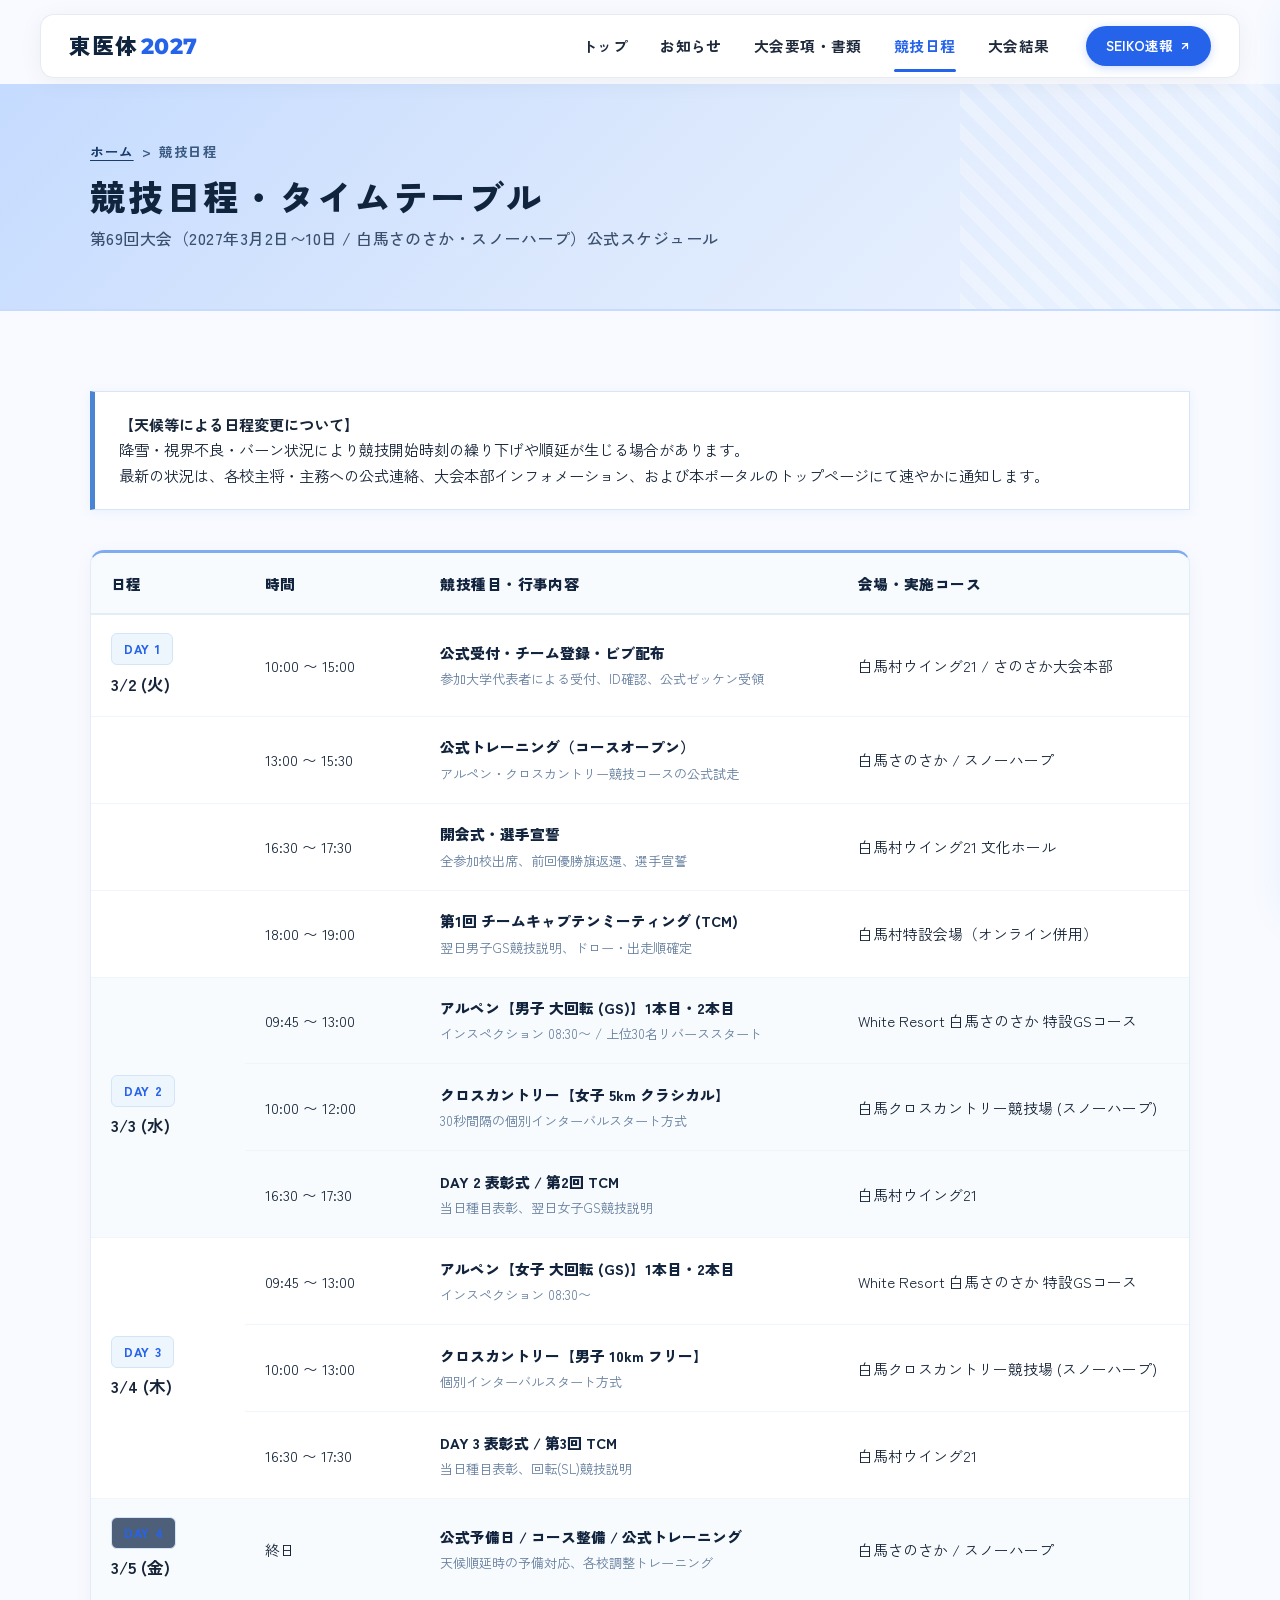
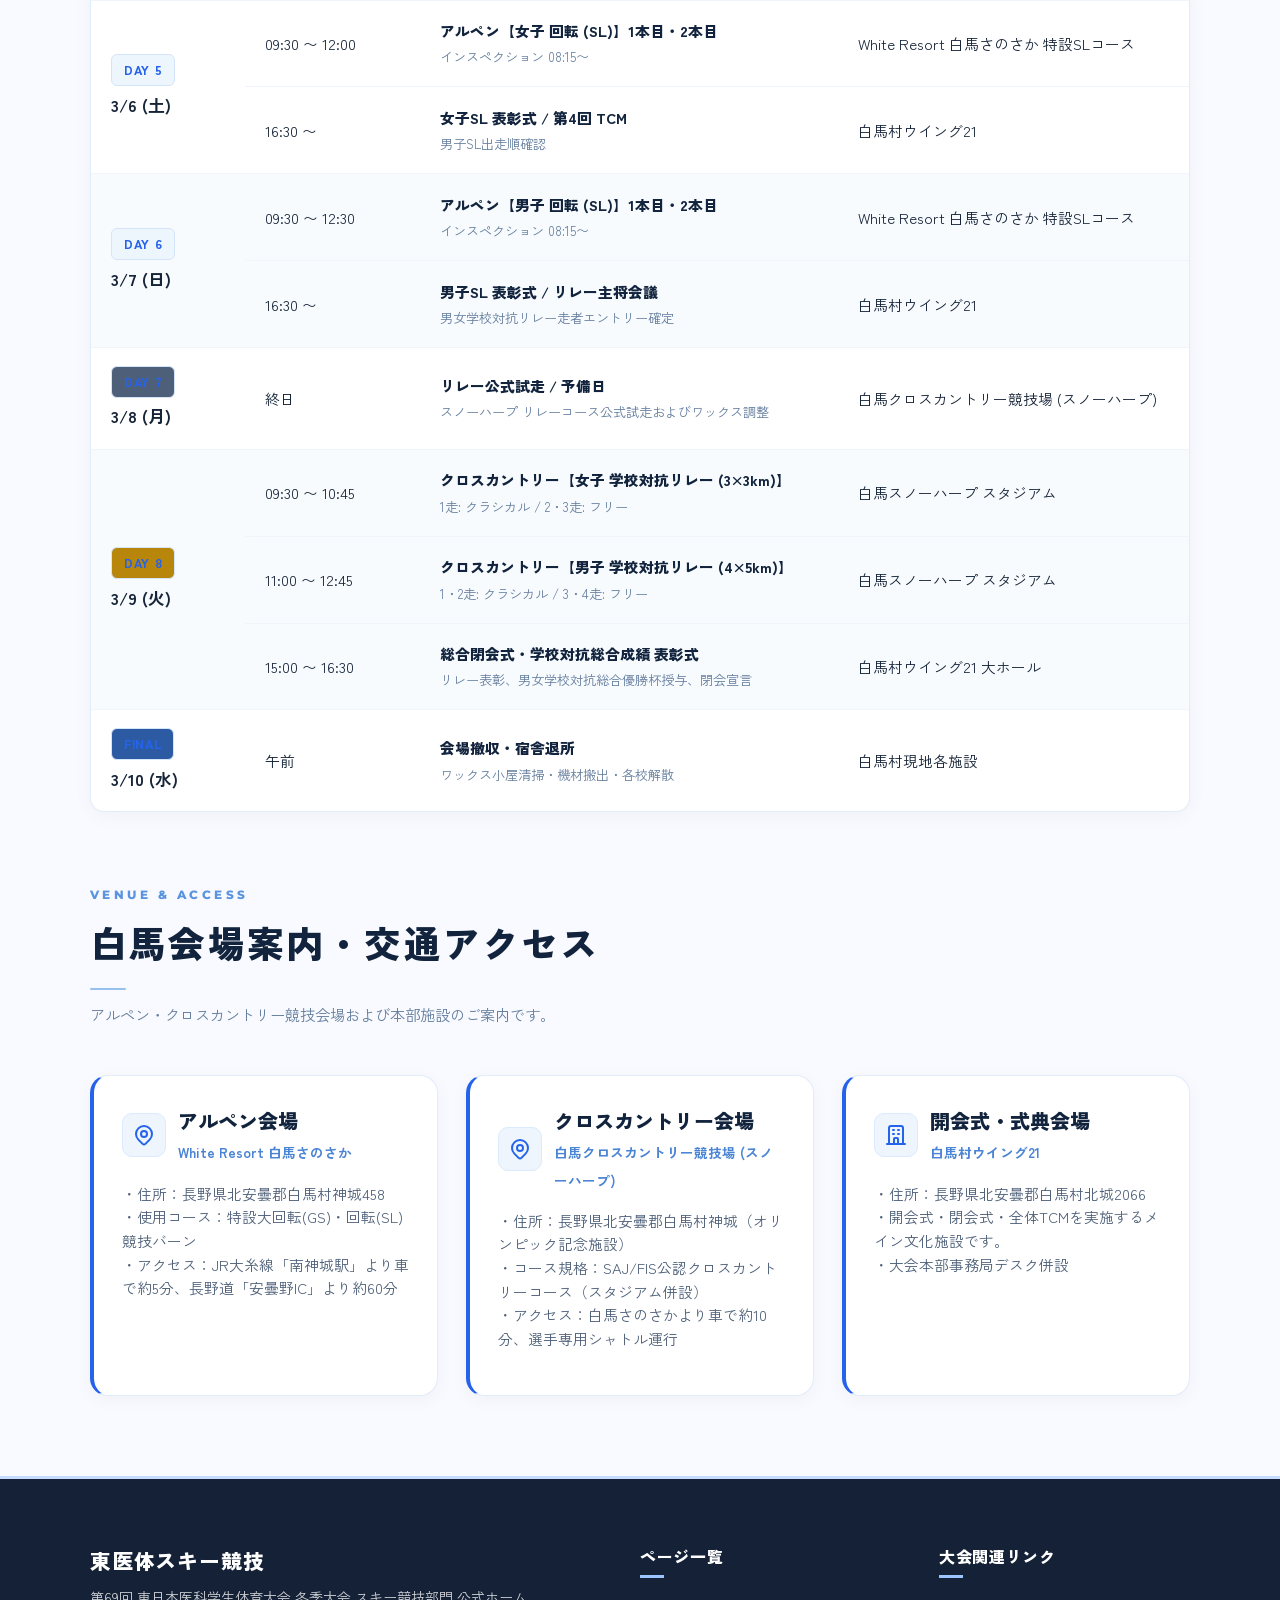
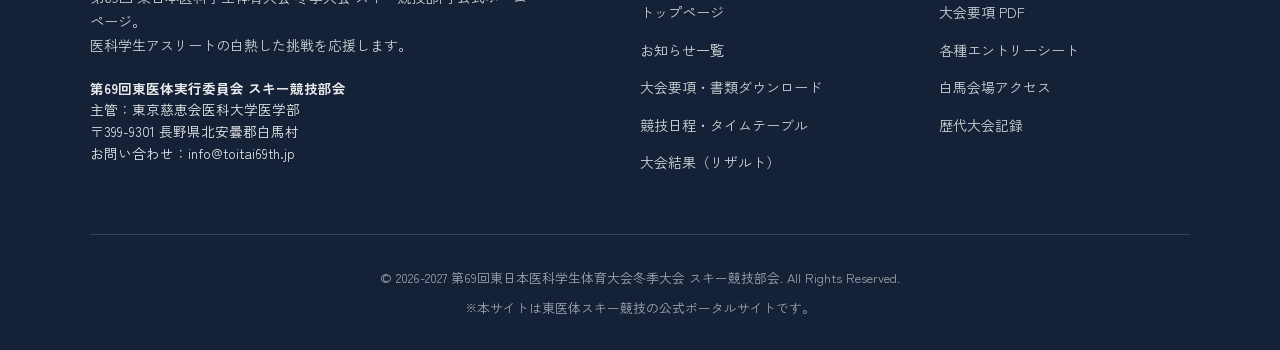
<file: schedule.html>
<!DOCTYPE html>
<html lang="ja">
<head>
  <meta charset="UTF-8">
  <meta name="viewport" content="width=device-width, initial-scale=1.0">
  <title>競技日程・タイムテーブル | 第69回 東日本医科学生総合体育大会 スキー競技 公式サイト</title>
  <meta name="description" content="第69回 東日本医科学生総合体育大会 冬季大会 スキー競技部門の競技日程一覧ページです。2027年3月2日〜10日、White Resort 白馬さのさかおよび白馬クロスカントリー競技場(スノーハープ)のタイムスケジュールをご案内します。">
  <link rel="stylesheet" href="assets/css/style.css?v=20270115_bright_cards">
  <link rel="preconnect" href="https://fonts.googleapis.com">
  <link rel="preconnect" href="https://fonts.gstatic.com" crossorigin>
  <link href="https://fonts.googleapis.com/css2?family=Montserrat:wght@600;700;800;900&family=Noto+Sans+JP:wght@400;500;700;800;900&family=Zen+Kaku+Gothic+New:wght@400;500;700;900&display=swap" rel="stylesheet">
  <meta name="theme-color" content="#c5dbff">
  <style>
    /* BAKE CHEESE TART スカイブルー・白基調の補助スタイル */
    .overview-card,
    .venue-card,
    .doc-card {
      border-radius: 18px !important;
    }
    .badge,
    .schedule-day-badge {
      border-radius: 6px !important;
    }
  </style>
</head>
<body>

  <!-- ヘッダー (qast.jp Modern Floating Card Style) -->
  <header class="site-header">
    <div class="header-inner">
      <a href="index.html" class="site-brand">
        <span class="brand-title">東医体<span class="brand-year">2027</span></span>
      </a>

      <!-- デスクトップ ナビゲーション -->
      <div class="header-nav-wrap">
        <nav class="nav-menu">
          <a href="index.html" class="nav-link">トップ</a>
          <a href="news.html" class="nav-link">お知らせ</a>
          <a href="documents.html" class="nav-link">大会要項・書類</a>
          <a href="schedule.html" class="nav-link active">競技日程</a>
          <a href="results.html" class="nav-link">大会結果</a>
        </nav>
        <div class="header-cta-wrap">
          <a href="https://seikosportslink.com/" target="_blank" rel="noopener noreferrer" class="header-cta-btn">
            <span>SEIKO速報</span>
            <svg width="12" height="12" fill="none" stroke="currentColor" stroke-width="2.5" viewBox="0 0 24 24"><path stroke-linecap="round" stroke-linejoin="round" d="M7 17L17 7M17 7H7M17 7V17"/></svg>
          </a>
        </div>
      </div>

      <!-- モバイルメニュー開閉ボタン（qast.jp スタイル 3本バー） -->
      <button type="button" class="mobile-toggle" id="mobileToggle" aria-label="メニューを開く">
        <span class="sp-bar"></span>
        <span class="sp-bar"></span>
        <span class="sp-bar"></span>
      </button>
    </div>
  </header>

  <!-- モバイル用ドロワーメニュー -->
  <div class="drawer-overlay" id="drawerOverlay"></div>
  <aside class="mobile-drawer" id="mobileDrawer">
    <div class="drawer-header">
      <span class="brand-title" style="font-size: 1.15rem; font-weight: 800; color: #10243e;">東医体<span class="brand-year" style="color: #2563eb; margin-left: 0.18rem;">2027</span></span>
      <button type="button" class="drawer-close" id="drawerClose" aria-label="閉じる">
        <svg width="24" height="24" fill="none" stroke="currentColor" stroke-width="2" viewBox="0 0 24 24">
          <path stroke-linecap="round" stroke-linejoin="round" d="M6 18L18 6M6 6l12 12"></path>
        </svg>
      </button>
    </div>
    <nav class="drawer-nav">
      <a href="index.html" class="drawer-link">
        <svg fill="none" stroke="currentColor" stroke-width="2" viewBox="0 0 24 24"><path stroke-linecap="round" stroke-linejoin="round" d="M3 12l2-2m0 0l7-7 7 7M5 10v10a1 1 0 001 1h3m10-11l2 2m-2-2v10a1 1 0 01-1 1h-3m-6 0a1 1 0 001-1v-4a1 1 0 011-1h2a1 1 0 011 1v4a1 1 0 001 1m-6 0h6"/></svg>
        トップページ
      </a>
      <a href="news.html" class="drawer-link">
        <svg fill="none" stroke="currentColor" stroke-width="2" viewBox="0 0 24 24"><path stroke-linecap="round" stroke-linejoin="round" d="M19 20H5a2 2 0 01-2-2V6a2 2 0 012-2h10a2 2 0 012 2v1m2 13a2 2 0 01-2-2V7m2 13a2 2 0 002-2V9a2 2 0 00-2-2h-2m-4-3H9M7 16h6M7 8h6v4H7V8z"/></svg>
        お知らせ一覧
      </a>
      <a href="documents.html" class="drawer-link">
        <svg fill="none" stroke="currentColor" stroke-width="2" viewBox="0 0 24 24"><path stroke-linecap="round" stroke-linejoin="round" d="M9 12h6m-6 4h6m2 5H7a2 2 0 01-2-2V5a2 2 0 012-2h5.586a1 1 0 01.707.293l5.414 5.414a1 1 0 01.293.707V19a2 2 0 01-2 2z"/></svg>
        大会要項・書類
      </a>
      <a href="schedule.html" class="drawer-link active">
        <svg fill="none" stroke="currentColor" stroke-width="2" viewBox="0 0 24 24"><path stroke-linecap="round" stroke-linejoin="round" d="M8 7V3m8 4V3m-9 8h10M5 21h14a2 2 0 002-2V7a2 2 0 00-2-2H5a2 2 0 00-2 2v12a2 2 0 002 2z"/></svg>
        競技日程
      </a>
      <a href="results.html" class="drawer-link">
        <svg fill="none" stroke="currentColor" stroke-width="2" viewBox="0 0 24 24"><path stroke-linecap="round" stroke-linejoin="round" d="M9 19v-6a2 2 0 00-2-2H5a2 2 0 00-2 2v6a2 2 0 002 2h2a2 2 0 002-2zm0 0V9a2 2 0 012-2h2a2 2 0 012 2v10m-6 0a2 2 0 002 2h2a2 2 0 002-2m0 0V5a2 2 0 012-2h2a2 2 0 012 2v14a2 2 0 01-2 2h-2a2 2 0 01-2-2z"/></svg>
        大会結果（リザルト）
      </a>
    </nav>
  </aside>

  <!-- ページバナー -->
  <div class="page-banner">
    <div class="container page-banner-content">
      <nav class="breadcrumb" aria-label="パンくずリスト">
        <a href="index.html">ホーム</a>
        <span>&gt;</span>
        <span>競技日程</span>
      </nav>
      <h1 class="page-title">競技日程・タイムテーブル</h1>
      <p class="page-subtitle">第69回大会（2027年3月2日〜10日 / 白馬さのさか・スノーハープ）公式スケジュール</p>
    </div>
  </div>

  <!-- メインコンテンツ -->
  <main class="section">
    <div class="container">

      <!-- 日程概要アラート -->
      <div style="background-color: #ffffff; border: 1px solid var(--color-border); border-left: 5px solid var(--color-primary); padding: 1.25rem 1.5rem; margin-bottom: 2.5rem; box-shadow: var(--shadow-sm);">
        <p style="font-size: 0.95rem; color: var(--color-text);">
          <strong>【天候等による日程変更について】</strong><br>
          降雪・視界不良・バーン状況により競技開始時刻の繰り下げや順延が生じる場合があります。<br>
          最新の状況は、各校主将・主務への公式連絡、大会本部インフォメーション、および本ポータルのトップページにて速やかに通知します。
        </p>
      </div>

      <!-- 競技日程テーブル -->
      <div class="schedule-table-wrap">
        <table class="schedule-table">
          <thead>
            <tr>
              <th style="width: 14%;">日程</th>
              <th style="width: 16%;">時間</th>
              <th style="width: 38%;">競技種目・行事内容</th>
              <th style="width: 32%;">会場・実施コース</th>
            </tr>
          </thead>
          <tbody id="scheduleTableBody">
            <!-- 3/2 (火) -->
            <tr>
              <td>
                <span class="schedule-day-badge">DAY 1</span><br>
                <strong style="font-size: 1.05rem; display: block; margin-top: 0.3rem;">3/2 (火)</strong>
              </td>
              <td>10:00 〜 15:00</td>
              <td>
                <div class="schedule-event-title">公式受付・チーム登録・ビブ配布</div>
                <div class="schedule-event-detail">参加大学代表者による受付、ID確認、公式ゼッケン受領</div>
              </td>
              <td>白馬村ウイング21 / さのさか大会本部</td>
            </tr>
            <tr>
              <td>&nbsp;</td>
              <td>13:00 〜 15:30</td>
              <td>
                <div class="schedule-event-title">公式トレーニング（コースオープン）</div>
                <div class="schedule-event-detail">アルペン・クロスカントリー競技コースの公式試走</div>
              </td>
              <td>白馬さのさか / スノーハープ</td>
            </tr>
            <tr>
              <td>&nbsp;</td>
              <td>16:30 〜 17:30</td>
              <td>
                <div class="schedule-event-title">開会式・選手宣誓</div>
                <div class="schedule-event-detail">全参加校出席、前回優勝旗返還、選手宣誓</div>
              </td>
              <td>白馬村ウイング21 文化ホール</td>
            </tr>
            <tr>
              <td>&nbsp;</td>
              <td>18:00 〜 19:00</td>
              <td>
                <div class="schedule-event-title">第1回 チームキャプテンミーティング (TCM)</div>
                <div class="schedule-event-detail">翌日男子GS競技説明、ドロー・出走順確定</div>
              </td>
              <td>白馬村特設会場（オンライン併用）</td>
            </tr>

            <!-- 3/3 (水) -->
            <tr style="background-color: #f8fbfe;">
              <td rowspan="3">
                <span class="schedule-day-badge">DAY 2</span><br>
                <strong style="font-size: 1.05rem; display: block; margin-top: 0.3rem;">3/3 (水)</strong>
              </td>
              <td>09:45 〜 13:00</td>
              <td>
                <div class="schedule-event-title">アルペン【男子 大回転 (GS)】1本目・2本目</div>
                <div class="schedule-event-detail">インスペクション 08:30〜 / 上位30名リバーススタート</div>
              </td>
              <td>White Resort 白馬さのさか 特設GSコース</td>
            </tr>
            <tr style="background-color: #f8fbfe;">
              <td>10:00 〜 12:00</td>
              <td>
                <div class="schedule-event-title">クロスカントリー【女子 5km クラシカル】</div>
                <div class="schedule-event-detail">30秒間隔の個別インターバルスタート方式</div>
              </td>
              <td>白馬クロスカントリー競技場 (スノーハープ)</td>
            </tr>
            <tr style="background-color: #f8fbfe;">
              <td>16:30 〜 17:30</td>
              <td>
                <div class="schedule-event-title">DAY 2 表彰式 / 第2回 TCM</div>
                <div class="schedule-event-detail">当日種目表彰、翌日女子GS競技説明</div>
              </td>
              <td>白馬村ウイング21</td>
            </tr>

            <!-- 3/4 (木) -->
            <tr>
              <td rowspan="3">
                <span class="schedule-day-badge">DAY 3</span><br>
                <strong style="font-size: 1.05rem; display: block; margin-top: 0.3rem;">3/4 (木)</strong>
              </td>
              <td>09:45 〜 13:00</td>
              <td>
                <div class="schedule-event-title">アルペン【女子 大回転 (GS)】1本目・2本目</div>
                <div class="schedule-event-detail">インスペクション 08:30〜</div>
              </td>
              <td>White Resort 白馬さのさか 特設GSコース</td>
            </tr>
            <tr>
              <td>10:00 〜 13:00</td>
              <td>
                <div class="schedule-event-title">クロスカントリー【男子 10km フリー】</div>
                <div class="schedule-event-detail">個別インターバルスタート方式</div>
              </td>
              <td>白馬クロスカントリー競技場 (スノーハープ)</td>
            </tr>
            <tr>
              <td>16:30 〜 17:30</td>
              <td>
                <div class="schedule-event-title">DAY 3 表彰式 / 第3回 TCM</div>
                <div class="schedule-event-detail">当日種目表彰、回転(SL)競技説明</div>
              </td>
              <td>白馬村ウイング21</td>
            </tr>

            <!-- 3/5 (金) -->
            <tr style="background-color: #f8fbfe;">
              <td>
                <span class="schedule-day-badge" style="background-color: var(--color-text-muted);">DAY 4</span><br>
                <strong style="font-size: 1.05rem; display: block; margin-top: 0.3rem;">3/5 (金)</strong>
              </td>
              <td>終日</td>
              <td>
                <div class="schedule-event-title">公式予備日 / コース整備 / 公式トレーニング</div>
                <div class="schedule-event-detail">天候順延時の予備対応、各校調整トレーニング</div>
              </td>
              <td>白馬さのさか / スノーハープ</td>
            </tr>

            <!-- 3/6 (土) -->
            <tr>
              <td rowspan="2">
                <span class="schedule-day-badge">DAY 5</span><br>
                <strong style="font-size: 1.05rem; display: block; margin-top: 0.3rem;">3/6 (土)</strong>
              </td>
              <td>09:30 〜 12:00</td>
              <td>
                <div class="schedule-event-title">アルペン【女子 回転 (SL)】1本目・2本目</div>
                <div class="schedule-event-detail">インスペクション 08:15〜</div>
              </td>
              <td>White Resort 白馬さのさか 特設SLコース</td>
            </tr>
            <tr>
              <td>16:30 〜</td>
              <td>
                <div class="schedule-event-title">女子SL 表彰式 / 第4回 TCM</div>
                <div class="schedule-event-detail">男子SL出走順確認</div>
              </td>
              <td>白馬村ウイング21</td>
            </tr>

            <!-- 3/7 (日) -->
            <tr style="background-color: #f8fbfe;">
              <td rowspan="2">
                <span class="schedule-day-badge">DAY 6</span><br>
                <strong style="font-size: 1.05rem; display: block; margin-top: 0.3rem;">3/7 (日)</strong>
              </td>
              <td>09:30 〜 12:30</td>
              <td>
                <div class="schedule-event-title">アルペン【男子 回転 (SL)】1本目・2本目</div>
                <div class="schedule-event-detail">インスペクション 08:15〜</div>
              </td>
              <td>White Resort 白馬さのさか 特設SLコース</td>
            </tr>
            <tr style="background-color: #f8fbfe;">
              <td>16:30 〜</td>
              <td>
                <div class="schedule-event-title">男子SL 表彰式 / リレー主将会議</div>
                <div class="schedule-event-detail">男女学校対抗リレー走者エントリー確定</div>
              </td>
              <td>白馬村ウイング21</td>
            </tr>

            <!-- 3/8 (月) -->
            <tr>
              <td>
                <span class="schedule-day-badge" style="background-color: var(--color-text-muted);">DAY 7</span><br>
                <strong style="font-size: 1.05rem; display: block; margin-top: 0.3rem;">3/8 (月)</strong>
              </td>
              <td>終日</td>
              <td>
                <div class="schedule-event-title">リレー公式試走 / 予備日</div>
                <div class="schedule-event-detail">スノーハープ リレーコース公式試走およびワックス調整</div>
              </td>
              <td>白馬クロスカントリー競技場 (スノーハープ)</td>
            </tr>

            <!-- 3/9 (火) -->
            <tr style="background-color: #f8fbfe;">
              <td rowspan="3">
                <span class="schedule-day-badge" style="background-color: var(--color-gold);">DAY 8</span><br>
                <strong style="font-size: 1.05rem; display: block; margin-top: 0.3rem;">3/9 (火)</strong>
              </td>
              <td>09:30 〜 10:45</td>
              <td>
                <div class="schedule-event-title">クロスカントリー【女子 学校対抗リレー (3×3km)】</div>
                <div class="schedule-event-detail">1走: クラシカル / 2・3走: フリー</div>
              </td>
              <td>白馬スノーハープ スタジアム</td>
            </tr>
            <tr style="background-color: #f8fbfe;">
              <td>11:00 〜 12:45</td>
              <td>
                <div class="schedule-event-title">クロスカントリー【男子 学校対抗リレー (4×5km)】</div>
                <div class="schedule-event-detail">1・2走: クラシカル / 3・4走: フリー</div>
              </td>
              <td>白馬スノーハープ スタジアム</td>
            </tr>
            <tr style="background-color: #f8fbfe;">
              <td>15:00 〜 16:30</td>
              <td>
                <div class="schedule-event-title">総合閉会式・学校対抗総合成績 表彰式</div>
                <div class="schedule-event-detail">リレー表彰、男女学校対抗総合優勝杯授与、閉会宣言</div>
              </td>
              <td>白馬村ウイング21 大ホール</td>
            </tr>

            <!-- 3/10 (水) -->
            <tr>
              <td>
                <span class="schedule-day-badge" style="background-color: var(--color-primary-dark);">FINAL</span><br>
                <strong style="font-size: 1.05rem; display: block; margin-top: 0.3rem;">3/10 (水)</strong>
              </td>
              <td>午前</td>
              <td>
                <div class="schedule-event-title">会場撤収・宿舎退所</div>
                <div class="schedule-event-detail">ワックス小屋清掃・機材搬出・各校解散</div>
              </td>
              <td>白馬村現地各施設</td>
            </tr>
          </tbody>
        </table>
      </div>

      <!-- 会場アクセス情報セクション -->
      <section class="section" id="access" style="padding-top: 2rem; padding-bottom: 0;">
        <div class="section-header section-header-left">
          <span class="section-tag">VENUE &amp; ACCESS</span>
          <h2 class="section-title">白馬会場案内・交通アクセス</h2>
          <p class="section-desc">アルペン・クロスカントリー競技会場および本部施設のご案内です。</p>
        </div>

        <div class="overview-grid">
          <!-- 会場1: アルペン会場 -->
          <div class="venue-card">
            <div class="venue-header">
              <div class="overview-icon">
                <svg fill="none" stroke="currentColor" stroke-width="2" viewBox="0 0 24 24"><path stroke-linecap="round" stroke-linejoin="round" d="M17.657 16.657L13.414 20.9a1.998 1.998 0 01-2.827 0l-4.244-4.243a8 8 0 1111.314 0z"/><path stroke-linecap="round" stroke-linejoin="round" d="M15 11a3 3 0 11-6 0 3 3 0 016 0z"/></svg>
              </div>
              <div>
                <h3>アルペン会場</h3>
                <span style="font-size: 0.85rem; color: var(--color-primary); font-weight: 700;">White Resort 白馬さのさか</span>
              </div>
            </div>
            <p style="font-size: 0.925rem; color: var(--color-text-muted); line-height: 1.6; margin-bottom: 1rem;">
              ・住所：長野県北安曇郡白馬村神城458<br>
              ・使用コース：特設大回転(GS)・回転(SL)競技バーン<br>
              ・アクセス：JR大糸線「南神城駅」より車で約5分、長野道「安曇野IC」より約60分
            </p>
          </div>

          <!-- 会場2: クロスカントリー会場 -->
          <div class="venue-card">
            <div class="venue-header">
              <div class="overview-icon">
                <svg fill="none" stroke="currentColor" stroke-width="2" viewBox="0 0 24 24"><path stroke-linecap="round" stroke-linejoin="round" d="M17.657 16.657L13.414 20.9a1.998 1.998 0 01-2.827 0l-4.244-4.243a8 8 0 1111.314 0z"/><path stroke-linecap="round" stroke-linejoin="round" d="M15 11a3 3 0 11-6 0 3 3 0 016 0z"/></svg>
              </div>
              <div>
                <h3>クロスカントリー会場</h3>
                <span style="font-size: 0.85rem; color: var(--color-primary); font-weight: 700;">白馬クロスカントリー競技場 (スノーハープ)</span>
              </div>
            </div>
            <p style="font-size: 0.925rem; color: var(--color-text-muted); line-height: 1.6; margin-bottom: 1rem;">
              ・住所：長野県北安曇郡白馬村神城（オリンピック記念施設）<br>
              ・コース規格：SAJ/FIS公認クロスカントリーコース（スタジアム併設）<br>
              ・アクセス：白馬さのさかより車で約10分、選手専用シャトル運行
            </p>
          </div>

          <!-- 会場3: 大会本部・式典会場 -->
          <div class="venue-card">
            <div class="venue-header">
              <div class="overview-icon">
                <svg fill="none" stroke="currentColor" stroke-width="2" viewBox="0 0 24 24"><path stroke-linecap="round" stroke-linejoin="round" d="M19 21V5a2 2 0 00-2-2H7a2 2 0 00-2 2v16m14 0h2m-2 0h-5m-9 0H3m2 0h5M9 7h1m-1 4h1m4-4h1m-1 4h1m-5 10v-5a1 1 0 011-1h2a1 1 0 011 1v5m-4 0h4"/></svg>
              </div>
              <div>
                <h3>開会式・式典会場</h3>
                <span style="font-size: 0.85rem; color: var(--color-primary); font-weight: 700;">白馬村ウイング21</span>
              </div>
            </div>
            <p style="font-size: 0.925rem; color: var(--color-text-muted); line-height: 1.6; margin-bottom: 1rem;">
              ・住所：長野県北安曇郡白馬村北城2066<br>
              ・開会式・閉会式・全体TCMを実施するメイン文化施設です。<br>
              ・大会本部事務局デスク併設
            </p>
          </div>
        </div>
      </section>

    </div>
  </main>

  <!-- フッター -->
  <footer class="site-footer">
    <div class="container">
      <div class="footer-grid">
        <div class="footer-brand">
          <h4>東医体スキー競技</h4>
          <p>
            第69回 東日本医科学生体育大会 冬季大会 スキー競技部門 公式ホームページ。<br>
            医科学生アスリートの白熱した挑戦を応援します。
          </p>
          <div class="footer-contact">
            <strong>第69回東医体実行委員会 スキー競技部会</strong><br>
            主管：東京慈恵会医科大学医学部<br>
            〒399-9301 長野県北安曇郡白馬村<br>
            お問い合わせ：info@toitai69th.jp
          </div>
        </div>

        <div class="footer-col">
          <h5>ページ一覧</h5>
          <ul class="footer-links">
            <li><a href="index.html">トップページ</a></li>
            <li><a href="news.html">お知らせ一覧</a></li>
            <li><a href="documents.html">大会要項・書類ダウンロード</a></li>
            <li><a href="schedule.html">競技日程・タイムテーブル</a></li>
            <li><a href="results.html">大会結果（リザルト）</a></li>
          </ul>
        </div>

        <div class="footer-col">
          <h5>大会関連リンク</h5>
          <ul class="footer-links">
            <li><a href="documents.html">大会要項 PDF</a></li>
            <li><a href="documents.html">各種エントリーシート</a></li>
            <li><a href="schedule.html#access">白馬会場アクセス</a></li>
            <li><a href="results.html">歴代大会記録</a></li>
          </ul>
        </div>
      </div>

      <div class="footer-bottom">
        <p>&copy; 2026-2027 第69回東日本医科学生体育大会冬季大会 スキー競技部会. All Rights Reserved.</p>
        <p>※本サイトは東医体スキー競技の公式ポータルサイトです。</p>
      </div>
    </div>
  </footer>

  <script src="assets/js/main.js"></script>
  <script src="assets/js/microcms.js"></script>
</body>
</html>
</file>
<file: assets/css/style.css>
/* ==========================================================================
   東医体スキー競技 大会ホームページ スタイルシート
   Style: Minimalist, Sharp, Stylish Editorial Design (BAKE CHEESE TART Style)
   Base Color: Pastel Blue (#c5dbff) & Crisp White (パステルブルー×白基調)
   ========================================================================== */

:root {
  /* Colors - BAKE Cheese Tart Inspired Pastel Blue & Pure White (パステルブルー×白) */
  --color-primary: #4a84d4;        /* 洗練されたクリアブルー（適度なコントラスト） */
  --color-primary-dark: #2c5ba3;   /* ディープスレートブルー */
  --color-primary-light: #7facf0;  /* ライトパステルブルー */
  --color-pastel-main: #c5dbff;   /* BAKE公式パステルブルー #c5dbff */
  --color-pastel-soft: #dbe8fd;   /* 柔らかなパステルブルー */
  --color-pastel-pale: #edf4ff;   /* ペールパステル */
  --color-pastel-ghost: #f5f9ff;  /* ほぼ白に近い淡いアイシーブルー */

  --color-accent: #6ca0e8;         /* アクセントブルー */
  --color-accent-light: #9bc5ff;   /* 淡いアクセント */
  --color-accent-pale: #edf5ff;    /* 超淡色 */
  --color-cyan-glow: #c5dbff;      /* パステルブルーグロー */
  --color-footer-bg: #142136;      /* シックなダークスレートネイビーフッター */

  --color-gold: #b8860b;           /* リザルト用ゴールド */
  --color-gold-pale: #fffbeb;
  --color-danger: #e04848;         /* 重要お知らせ用レッド */
  --color-danger-pale: #fee2e2;

  --color-bg: #f8faff;             /* 清潔感あるパステルオフホワイト背景 */
  --color-surface: #ffffff;        /* カード・パネル純白 */
  --color-surface-alt: #f1f6fd;    /* アイシーな薄青背景 */

  --color-text: #162438;           /* メインテキスト（スタイリッシュなダークスレート） */
  --color-text-muted: #4e6079;     /* 補足テキスト */
  --color-text-light: #8a9cb5;     /* 薄いテキスト */
  --color-border: #d8e5f7;         /* 繊細なパステル境界線 */
  --color-border-subtle: #edf3fa;  /* 淡い境界線 */
  --color-border-sharp: #c5dbff;   /* BAKEパステルブルー強調境界線 */

  /* Modern Sophisticated Geometry (BAKE Cheesetart Style - Subtle Clean Curves & Elegant Pills) */
  --radius-xs: 4px;
  --radius-sm: 6px;
  --radius-md: 12px;
  --radius-lg: 14px;
  --radius-pill: 9999px;

  /* Modern Light Crisp Shadows */
  --shadow-xs: 0 1px 3px rgba(197, 219, 255, 0.2);
  --shadow-sm: 0 2px 10px rgba(74, 132, 212, 0.08);
  --shadow-md: 0 6px 20px rgba(74, 132, 212, 0.11);
  --shadow-lg: 0 12px 36px rgba(74, 132, 212, 0.15);

  /* Typography */
  --font-base: "Zen Kaku Gothic New", "Noto Sans JP", -apple-system, BlinkMacSystemFont, "Segoe UI", Roboto, "Hiragino Sans", sans-serif;
  --font-ja: var(--font-base);
  --font-en: "Montserrat", -apple-system, BlinkMacSystemFont, "Segoe UI", sans-serif;

  /* Layout */
  --max-width: 1140px;
  --header-height: 72px;
}

/* Base Reset & Typography */
*, *::before, *::after {
  box-sizing: border-box;
  margin: 0;
  padding: 0;
}

html {
  font-size: 16px;
  scroll-behavior: smooth;
  -webkit-text-size-adjust: 100%;
}

body {
  font-family: var(--font-base);
  background-color: var(--color-bg);
  color: var(--color-text);
  line-height: 1.7;
  font-feature-settings: "palt";
  min-height: 100vh;
  display: flex;
  flex-direction: column;
}

/* 自然な改行と日本語組版のためのユーティリティ */
.text-nowrap {
  display: inline-block;
  white-space: nowrap;
}

h1, h2, h3, h4, h5, .hero-translucent-body, .quick-link-text, .section-desc, .news-title {
  word-break: auto-phrase;
  overflow-wrap: break-word;
}

a {
  color: var(--color-primary);
  text-decoration: none;
  transition: all 0.2s ease;
}

a:hover {
  color: var(--color-primary-light);
}

img, svg {
  vertical-align: middle;
  max-width: 100%;
}

ul, ol {
  list-style: none;
}

/* Container */
.container {
  width: 100%;
  max-width: var(--max-width);
  margin: 0 auto;
  padding: 0 1.25rem;
}

/* ==========================================================================
   Header & Navigation (qast.jp Modern Floating Card Style)
   ========================================================================== */
.site-header {
  position: sticky;
  top: 0;
  z-index: 1000;
  width: 100%;
  padding: 14px 2rem 6px;
  background: transparent;
  pointer-events: none;
  transition: all 0.3s cubic-bezier(0.16, 1, 0.3, 1);
}

.header-inner {
  max-width: 1200px;
  margin: 0 auto;
  background-color: rgba(255, 255, 255, 0.96);
  backdrop-filter: blur(16px);
  -webkit-backdrop-filter: blur(16px);
  border: 1px solid rgba(226, 232, 240, 0.85);
  border-radius: 14px;
  box-shadow: 0 4px 25px rgba(0, 0, 0, 0.05);
  display: flex;
  align-items: center;
  justify-content: space-between;
  height: 64px;
  padding: 0 1.75rem;
  pointer-events: auto;
  transition: all 0.3s ease;
}

/* ロゴ：東医体2027（アイコン完全削除・qast.jpスタイルのクリーンタイポグラフィ） */
.site-brand {
  display: inline-flex;
  align-items: center;
  text-decoration: none;
  color: #10243e;
  line-height: 1;
  transition: opacity 0.2s ease;
}

.brand-title {
  font-family: var(--font-primary);
  font-size: 1.35rem;
  font-weight: 800;
  letter-spacing: 0.04em;
  color: #10243e;
  line-height: 1;
  transition: color 0.2s ease;
  display: inline-flex;
  align-items: baseline;
}

.brand-year {
  font-family: var(--font-en);
  font-weight: 800;
  font-size: 1.35rem;
  letter-spacing: 0.02em;
  color: #2563eb;
  margin-left: 0.2rem;
  transition: color 0.2s ease;
}

.site-brand:hover .brand-title {
  color: #2563eb;
}

.site-brand:hover .brand-year {
  color: #1d4ed8;
}

/* デスクトップ ナビゲーション（qast.jp スタイル） */
.header-nav-wrap {
  display: flex;
  align-items: center;
  gap: 2.25rem;
}

.nav-menu {
  display: flex;
  align-items: center;
  gap: 2rem;
}

.nav-link {
  position: relative;
  display: inline-flex;
  align-items: center;
  font-size: 0.92rem;
  font-weight: 700;
  color: #1e293b;
  text-decoration: none;
  padding: 0.6rem 0;
  letter-spacing: 0.03em;
  transition: color 0.2s ease;
}

.nav-link::before {
  position: absolute;
  bottom: -4px;
  left: 0;
  width: 100%;
  height: 3px;
  content: "";
  background-color: #2563eb;
  border-radius: 2px;
  transform: scaleX(0);
  transform-origin: center;
  transition: transform 0.25s cubic-bezier(0.16, 1, 0.3, 1);
}

.nav-link:hover {
  color: #2563eb;
}

.nav-link:hover::before,
.nav-link.active::before {
  transform: scaleX(1);
}

.nav-link.active {
  color: #2563eb;
  font-weight: 700;
}

/* qast.jp スタイルのCTAアクションボタン（SEIKO速報） */
.header-cta-btn {
  display: inline-flex;
  align-items: center;
  gap: 0.35rem;
  background-color: #2563eb;
  color: #ffffff !important;
  font-size: 0.85rem;
  font-weight: 700;
  padding: 0.5rem 1.25rem;
  border-radius: 9999px;
  text-decoration: none;
  box-shadow: 0 2px 10px rgba(37, 99, 235, 0.24);
  transition: all 0.22s cubic-bezier(0.16, 1, 0.3, 1);
  letter-spacing: 0.02em;
}

.header-cta-btn:hover {
  background-color: #1d4ed8;
  transform: translateY(-1px);
  box-shadow: 0 4px 14px rgba(37, 99, 235, 0.35);
}

.header-cta-btn svg {
  transition: transform 0.2s ease;
}

.header-cta-btn:hover svg {
  transform: translate(1px, -1px);
}

/* モバイル用ハンバーガーボタン（qast.jp スタイル 3本バー） */
.mobile-toggle {
  display: none;
  position: relative;
  width: 26px;
  height: 18px;
  background: transparent;
  border: none;
  cursor: pointer;
  padding: 0;
  flex-shrink: 0;
}

.mobile-toggle .sp-bar {
  position: absolute;
  left: 0;
  height: 2px;
  background-color: #10243e;
  border-radius: 2px;
  transition: all 0.25s ease;
}

.mobile-toggle .sp-bar:nth-child(1) {
  top: 0;
  width: 100%;
}

.mobile-toggle .sp-bar:nth-child(2) {
  top: 50%;
  transform: translateY(-50%);
  width: 72%;
}

.mobile-toggle .sp-bar:nth-child(3) {
  bottom: 0;
  width: 100%;
}

.mobile-toggle:hover .sp-bar {
  background-color: #2563eb;
}

.mobile-toggle:hover .sp-bar:nth-child(2) {
  width: 100%;
}

@media (max-width: 1024px) {
  .site-header {
    padding: 12px 1.25rem 6px;
  }
  .header-nav-wrap {
    display: none;
  }
  .mobile-toggle {
    display: block;
  }
  .header-inner {
    height: 56px;
    padding: 0 1.25rem;
    border-radius: 12px;
  }
  .brand-title,
  .brand-year {
    font-size: 1.2rem;
  }
}

@media (max-width: 640px) {
  .site-header {
    padding: 8px 0.75rem 4px;
  }
  .header-inner {
    height: 52px;
    padding: 0 1rem;
    border-radius: 11px;
  }
  .brand-title,
  .brand-year {
    font-size: 1.12rem;
  }
}

/* Mobile Drawer Overlay */
.drawer-overlay {
  position: fixed;
  inset: 0;
  background-color: rgba(2, 44, 76, 0.4);
  backdrop-filter: blur(4px);
  z-index: 1050;
  opacity: 0;
  pointer-events: none;
  transition: opacity 0.3s ease;
}

.drawer-overlay.is-active {
  opacity: 1;
  pointer-events: auto;
}

/* Mobile Nav Drawer (Sharp Edge) */
.mobile-drawer {
  position: fixed;
  top: 0;
  right: -300px;
  width: 290px;
  height: 100vh;
  background-color: var(--color-surface);
  z-index: 1100;
  box-shadow: var(--shadow-lg);
  display: flex;
  flex-direction: column;
  transition: right 0.3s cubic-bezier(0.16, 1, 0.3, 1);
  overflow-y: auto;
  border-left: 3px solid var(--color-primary);
}

.mobile-drawer.is-active {
  right: 0;
}

.drawer-header {
  display: flex;
  align-items: center;
  justify-content: space-between;
  padding: 1.25rem 1.5rem;
  border-bottom: 2px solid var(--color-border);
  background-color: var(--color-surface-alt);
}

.drawer-close {
  background: transparent;
  border: none;
  cursor: pointer;
  padding: 0.25rem;
  color: var(--color-text-muted);
}

.drawer-nav {
  display: flex;
  flex-direction: column;
  padding: 0.5rem 0;
}

.drawer-link {
  display: flex;
  align-items: center;
  gap: 0.75rem;
  padding: 0.9rem 1.5rem;
  font-weight: 700;
  color: var(--color-text);
  border-left: 4px solid transparent;
  border-bottom: 1px solid var(--color-border-subtle);
  transition: all 0.2s ease;
}

.drawer-link:hover,
.drawer-link.active {
  color: var(--color-primary);
  background-color: var(--color-accent-pale);
  border-left-color: var(--color-primary);
}

.drawer-link svg {
  width: 20px;
  height: 20px;
  color: var(--color-primary);
}

/* ==========================================================================
   Page Headers (Subpages - Clean Minimalist Pastel Banner)
   ========================================================================== */
.page-banner {
  background: linear-gradient(135deg, #c5dbff 0%, #dbe8fd 50%, #edf4ff 100%);
  color: #12243d;
  padding: 3.5rem 0;
  position: relative;
  overflow: hidden;
  border-bottom: 2px solid var(--color-pastel-main);
}

.page-banner::after {
  content: "";
  position: absolute;
  bottom: 0;
  right: 0;
  width: 320px;
  height: 100%;
  background: repeating-linear-gradient(
    45deg,
    rgba(255, 255, 255, 0.3),
    rgba(255, 255, 255, 0.3) 12px,
    transparent 12px,
    transparent 24px
  );
  pointer-events: none;
}

.page-banner-content {
  position: relative;
  z-index: 1;
}

.breadcrumb {
  display: flex;
  align-items: center;
  gap: 0.5rem;
  font-size: 0.85rem;
  font-weight: 600;
  color: #3b5a82;
  margin-bottom: 0.75rem;
  letter-spacing: 0.04em;
}

.breadcrumb a {
  color: #1a3c6c;
  text-decoration: underline;
  text-underline-offset: 3px;
}

.page-title {
  font-size: 2.2rem;
  font-weight: 900;
  line-height: 1.2;
  letter-spacing: 0.08em;
  margin-bottom: 0.5rem;
  color: #10243e;
}

.page-subtitle {
  font-size: 1rem;
  color: #3b506e;
  font-weight: 500;
  letter-spacing: 0.03em;
}

/* ==========================================================================
   Hero Section (Bright & Luminous Alpine Ski Aesthetics)
   ========================================================================== */
.hero {
  position: relative;
  min-height: 85vh;
  min-height: 85svh;
  display: flex;
  flex-direction: column;
  align-items: center;
  justify-content: flex-start;
  background-color: #e8f4ff;
  background-image: 
    linear-gradient(
      180deg, 
      rgba(15, 45, 95, 0.22) 0%, 
      rgba(255, 255, 255, 0.0) 28%, 
      rgba(255, 255, 255, 0.0) 58%, 
      rgba(240, 247, 255, 0.90) 100%
    ),
    url('../images/hero-bg.png');
  background-position: center 28%;
  background-size: cover;
  background-repeat: no-repeat;
  padding: 0 1.5rem clamp(4.8rem, 8vh, 6.5rem);
  overflow: hidden;
  text-align: center;
}

/* 澄み渡る白銀の峰々と青空を輝かせる微細な光彩 */
.hero::before {
  content: "";
  position: absolute;
  inset: 0;
  background: radial-gradient(circle at 50% 25%, rgba(255, 255, 255, 0.12) 0%, transparent 60%);
  pointer-events: none;
}

.hero-container {
  position: relative;
  z-index: 2;
  display: flex;
  flex-direction: column;
  align-items: center;
  justify-content: flex-start;
  width: 100%;
}

.hero-content {
  max-width: 980px;
  margin: 0 auto;
  display: flex;
  flex-direction: column;
  align-items: center;
}

/* メインタイトル：第69回 / 東日本医科学生総合体育大会 / スキー競技（3行均整配置・上下同面積の余白設計） */
.hero-title {
  display: flex;
  flex-direction: column;
  align-items: center;
  justify-content: center;
  gap: 1rem;
  margin-top: clamp(4.8rem, 9.5vh, 6.5rem);
  margin-bottom: clamp(4.8rem, 9.5vh, 6.5rem);
  text-align: center;
}

.hero-title-line {
  display: block;
  font-family: var(--font-ja);
  font-size: clamp(1.75rem, 4vw, 2.9rem);
  font-weight: 700;
  letter-spacing: 0.16em;
  color: #ffffff;
  line-height: 1.25;
  text-shadow: 
    0 2px 10px rgba(10, 35, 75, 0.45), 
    0 1px 3px rgba(10, 35, 75, 0.55);
  padding-left: 0.16em; /* 広いトラッキングの視覚的センタリング補正 */
}

/* 4. 会期・会場：洗練されたフロストホワイトバー */
.hero-meta-bar {
  display: inline-flex;
  align-items: center;
  justify-content: center;
  flex-wrap: wrap;
  gap: 0.6rem 1.6rem;
  padding: 0.75rem 2.2rem;
  background: rgba(255, 255, 255, 0.90);
  backdrop-filter: blur(16px);
  -webkit-backdrop-filter: blur(16px);
  border: 1.5px solid rgba(255, 255, 255, 0.95);
  border-radius: var(--radius-pill);
  box-shadow: 0 8px 30px rgba(24, 60, 120, 0.12);
  margin-bottom: 2rem;
}

.hero-meta-item {
  display: inline-flex;
  align-items: center;
  gap: 0.65rem;
  font-size: 0.94rem;
  color: #10243e;
}

.hero-meta-label {
  display: inline-block;
  font-size: 0.72rem;
  font-weight: 700;
  letter-spacing: 0.08em;
  padding: 0.2rem 0.65rem;
  background: #2563eb;
  border-radius: 6px;
  color: #ffffff;
}

.hero-meta-val {
  font-weight: 700;
  letter-spacing: 0.04em;
  color: #10243e;
}

.hero-meta-divider {
  color: #bfdbfe;
  font-weight: 300;
}

/* 5. ミニマルアクション行（主管カプセル & SEIKO速報ピル） */
.hero-actions {
  display: flex;
  align-items: center;
  justify-content: center;
  flex-wrap: wrap;
  gap: 1rem;
}

.hero-host-pill {
  display: inline-flex;
  align-items: center;
  padding: 0.75rem 1.8rem;
  background: rgba(255, 255, 255, 0.90);
  backdrop-filter: blur(12px);
  -webkit-backdrop-filter: blur(12px);
  border: 1.5px solid rgba(255, 255, 255, 0.95);
  border-radius: var(--radius-pill);
  color: #10243e;
  font-size: 0.92rem;
  font-weight: 700;
  letter-spacing: 0.06em;
  box-shadow: 0 4px 18px rgba(24, 60, 120, 0.1);
}

.hero-btn-seiko {
  display: inline-flex;
  align-items: center;
  gap: 0.65rem;
  padding: 0.75rem 2rem;
  background: #dc2626;
  border: 1.5px solid #ffffff;
  border-radius: var(--radius-pill);
  color: #ffffff !important;
  font-size: 0.92rem;
  font-weight: 700;
  letter-spacing: 0.06em;
  text-decoration: none;
  box-shadow: 0 6px 20px rgba(220, 38, 38, 0.35);
  transition: all 0.28s cubic-bezier(0.16, 1, 0.3, 1);
}

.hero-btn-seiko:hover {
  background: #b91c1c;
  transform: translateY(-2px);
  box-shadow: 0 8px 24px rgba(220, 38, 38, 0.45);
}

.hero-live-dot {
  width: 8px;
  height: 8px;
  background-color: #ffffff;
  border-radius: 50%;
  display: inline-block;
  box-shadow: 0 0 10px #ffffff;
  animation: liveBlink 1.8s infinite ease-in-out;
}

.hero-btn-arrow {
  transition: transform 0.25s ease;
}

.hero-btn-seiko:hover .hero-btn-arrow {
  transform: translateX(3px);
}

@keyframes liveBlink {
  0%, 100% { opacity: 1; transform: scale(1); }
  50% { opacity: 0.35; transform: scale(0.8); }
}

/* Responsive adjustments */
@media (max-width: 768px) {
  .hero {
    min-height: 88vh;
    min-height: 88svh;
    padding: 0 1.25rem clamp(4.5rem, 10vw, 6rem);
    background-position: center 30%;
    display: flex;
    flex-direction: column;
    align-items: center;
    justify-content: flex-start;
  }
  .hero-content {
    width: 100%;
    display: flex;
    flex-direction: column;
    align-items: center;
  }
  .hero-title {
    gap: 0.85rem;
    margin-top: clamp(4.2rem, 12vw, 5.8rem);
    margin-bottom: clamp(4.2rem, 12vw, 5.8rem);
  }
  .hero-title-line {
    font-size: clamp(1.22rem, 4.5vw, 1.75rem);
    letter-spacing: 0.14em;
    padding-left: 0.14em;
    line-height: 1.35;
  }
  .hero-meta-bar {
    flex-direction: column;
    gap: 0.65rem;
    padding: 0.95rem 1.5rem;
    width: 100%;
    max-width: 360px;
    border-radius: 18px;
    margin-bottom: 2rem;
  }
  .hero-meta-divider {
    display: none;
  }
  .hero-actions {
    flex-direction: column;
    width: 100%;
    max-width: 360px;
    gap: 0.85rem;
  }
  .hero-host-pill,
  .hero-btn-seiko {
    width: 100%;
    justify-content: center;
  }
}

/* ==========================================================================
   Buttons (BAKE Cheesetart Style - Sleek Capsule & Pill Shapes)
   ========================================================================== */
.btn {
  display: inline-flex;
  align-items: center;
  justify-content: center;
  gap: 0.6rem;
  padding: 0.85rem 1.85rem;
  font-size: 0.95rem;
  font-weight: 800;
  border-radius: var(--radius-pill);
  transition: all 0.25s cubic-bezier(0.16, 1, 0.3, 1);
  cursor: pointer;
  border: none;
  text-decoration: none;
  line-height: 1;
  letter-spacing: 0.04em;
}

.btn-primary {
  background: #2563eb;
  color: #ffffff;
  border: 1.5px solid #2563eb;
  box-shadow: 0 4px 14px rgba(37, 99, 235, 0.25);
}

.btn-primary:hover {
  background: #1d4ed8;
  border-color: #1d4ed8;
  color: #ffffff;
  transform: translateY(-2px);
  box-shadow: 0 8px 20px rgba(37, 99, 235, 0.4);
}

.btn-white {
  background-color: #ffffff;
  color: #12243d;
  border: 1.5px solid #d8e5f7;
  box-shadow: 0 2px 10px rgba(74, 132, 212, 0.08);
}

.btn-white:hover {
  background-color: #f0f6fd;
  color: #2563eb;
  border-color: #8bb5e8;
  transform: translateY(-2px);
  box-shadow: 0 6px 18px rgba(74, 132, 212, 0.15);
}

.btn-outline-white {
  background-color: transparent;
  color: #ffffff;
  border: 1.5px solid #ffffff;
}

.btn-outline-white:hover {
  background-color: #ffffff;
  color: #12243d;
}

.btn-outline-primary {
  background-color: #ffffff;
  color: #12243d;
  border: 1.5px solid #8bb5e8;
}

.btn-outline-primary:hover {
  background-color: #8bb5e8;
  border-color: #8bb5e8;
  color: #ffffff;
  transform: translateY(-2px);
}

.btn-sm {
  padding: 0.5rem 1.2rem;
  font-size: 0.825rem;
}

/* ==========================================================================
   Badges (BAKE Cheesetart Style - Soft Pastel Capsule Pills)
   ========================================================================== */
.badge {
  display: inline-flex;
  align-items: center;
  gap: 0.35rem;
  padding: 0.25rem 0.8rem;
  font-size: 0.74rem;
  font-weight: 700;
  letter-spacing: 0.04em;
  white-space: nowrap;
  border-radius: 0 !important;
}

.badge-danger {
  background-color: #fef2f2;
  color: #dc2626;
  border: 1px solid #fecaca;
}

.badge-info {
  background-color: #e0f2fe;
  color: #0284c7;
  border: 1px solid #bae6fd;
}

.badge-primary {
  background-color: #eef6fd;
  color: #2563eb;
  border: 1px solid #d4e5f9;
}

.badge-gold {
  background-color: #fffbeb;
  color: #b45309;
  border: 1px solid #fde68a;
}

.badge-gray {
  background-color: #f1f5f9;
  color: #64748b;
  border: 1px solid #e2e8f0;
}

/* Rank Chips (大人っぽい洗練された順位バッジ - 絵文字を完全排除) */
.rank-chip {
  display: inline-flex;
  align-items: center;
  justify-content: center;
  padding: 0.2rem 0.65rem;
  font-size: 0.76rem;
  font-weight: 700;
  border-radius: 4px;
  letter-spacing: 0.04em;
}

.rank-chip.rank-1 {
  background: #fefce8;
  color: #a16207;
  border: 1px solid #fde047;
}

.rank-chip.rank-2 {
  background: #f8fafc;
  color: #475569;
  border: 1px solid #cbd5e1;
}

.rank-chip.rank-3 {
  background: #fff7ed;
  color: #c2410c;
  border: 1px solid #fdba74;
}

/* ==========================================================================
   Section Common (BAKE Cheesetart Style - Clean Airy Spacing & Elegant Headers)
   ========================================================================== */
.section {
  padding: 5rem 0;
}

.section-alt {
  background-color: #f8fbfe;
  border-top: 1px solid #e5effa;
  border-bottom: 1px solid #e5effa;
}

.section-header {
  display: flex;
  flex-direction: column;
  align-items: center;
  text-align: center;
  margin-bottom: 3rem;
}

.section-header-left {
  align-items: flex-start;
  text-align: left;
}

.section-tag {
  font-family: var(--font-en);
  font-size: 0.78rem;
  font-weight: 800;
  letter-spacing: 0.28em;
  color: #5a94e0;
  text-transform: uppercase;
  margin-bottom: 0.4rem;
}

.section-title {
  font-size: clamp(1.8rem, 3.8vw, 2.3rem);
  font-weight: 800;
  color: #12243d;
  position: relative;
  letter-spacing: 0.06em;
}

.section-title::after {
  content: "";
  display: block;
  width: 36px;
  height: 2px;
  background-color: #96c0ee;
  margin: 0.9rem auto 0;
  border-radius: 2px;
}

.section-header-left .section-title::after {
  margin: 0.9rem 0 0;
}

.section-desc {
  color: #647e9e;
  font-size: 0.95rem;
  margin-top: 0.75rem;
  max-width: 640px;
  line-height: 1.65;
}

/* ==========================================================================
   Quick Links Cards (Plan A - Editorial Numbering Cards 01-04)
   ========================================================================== */
.quick-links-grid {
  display: grid;
  grid-template-columns: repeat(4, 1fr);
  gap: 1.5rem;
  margin-top: -3.5rem;
  position: relative;
  z-index: 10;
  margin-bottom: 3.5rem;
}

@media (max-width: 992px) {
  .quick-links-grid {
    grid-template-columns: repeat(2, 1fr);
    gap: 1.25rem;
    margin-top: -2.5rem;
  }
}

.quick-link-card {
  aspect-ratio: 1 / 1;
  background-color: #ffffff;
  border: 1px solid #dcebfa;
  border-radius: 18px !important;
  padding: 1.75rem 1.45rem 1.5rem;
  box-shadow: 0 4px 20px rgba(18, 48, 92, 0.04);
  display: flex;
  flex-direction: column;
  justify-content: space-between;
  text-decoration: none;
  transition: all 0.28s cubic-bezier(0.16, 1, 0.3, 1);
  position: relative;
  overflow: hidden;
  text-align: left;
}

.quick-link-card::before {
  content: "";
  position: absolute;
  top: 0;
  left: 0;
  right: 0;
  height: 3px;
  background: linear-gradient(90deg, #3b82f6, #93c5fd);
  opacity: 0;
  transition: opacity 0.25s ease;
}

.quick-link-card:hover {
  transform: translateY(-5px);
  box-shadow: 0 16px 36px rgba(74, 132, 212, 0.14);
  border-color: #9ac2f8;
}

.quick-link-card:hover::before {
  opacity: 1;
}

.quick-link-header {
  display: flex;
  align-items: center;
  justify-content: space-between;
  width: 100%;
  margin-bottom: 1rem;
}

/* 大人っぽい洗練されたアイコンコンテナ（左上配置・ライトブルースクワークル） */
.card-icon-mature {
  width: 48px;
  height: 48px;
  border-radius: 14px;
  background: linear-gradient(135deg, #f0f7ff 0%, #e2effe 100%);
  border: 1px solid #cce2fd;
  color: #2563eb;
  display: flex;
  align-items: center;
  justify-content: center;
  transition: all 0.25s cubic-bezier(0.16, 1, 0.3, 1);
  flex-shrink: 0;
}

.card-icon-mature svg {
  width: 22px;
  height: 22px;
  stroke: currentColor;
  transition: transform 0.25s ease;
}

.quick-link-card:hover .card-icon-mature {
  background: #2563eb;
  border-color: #2563eb;
  color: #ffffff;
  transform: translateY(-2px) scale(1.05);
  box-shadow: 0 6px 16px rgba(37, 99, 235, 0.25);
}

/* 右上の矢印ボタン（角丸スクワークル・淡いボーダー） */
.card-arrow-icon {
  width: 32px;
  height: 32px;
  border-radius: 9px !important;
  background-color: #f4f8fe;
  border: 1px solid #e1edf8;
  display: flex;
  align-items: center;
  justify-content: center;
  color: #5a92d6;
  transition: all 0.25s ease;
  flex-shrink: 0;
}

.quick-link-card:hover .card-arrow-icon {
  background-color: #2563eb;
  border-color: #2563eb;
  color: #ffffff;
  transform: translateX(3px);
}

.quick-link-text {
  display: flex;
  flex-direction: column;
  justify-content: flex-end;
  width: 100%;
  text-align: left;
}

.quick-link-en {
  font-family: var(--font-en);
  font-size: 0.68rem;
  font-weight: 700;
  letter-spacing: 0.14em;
  color: #2563eb;
  text-transform: uppercase;
  margin-bottom: 0.35rem;
  display: block;
  line-height: 1.35;
  white-space: nowrap;
  text-align: left;
}

.quick-link-title,
.quick-link-text h3 {
  font-size: clamp(1.02rem, 1.2vw, 1.15rem);
  font-weight: 700;
  color: #10243e;
  margin-bottom: 0.4rem;
  letter-spacing: 0.02em;
  line-height: 1.35;
  white-space: nowrap;
  transition: color 0.2s ease;
  text-align: left;
}

.quick-link-card:hover .quick-link-title {
  color: #2563eb;
}

.quick-link-desc,
.quick-link-text p {
  font-size: 0.8rem;
  color: #587597;
  line-height: 1.5;
  word-break: auto-phrase;
  margin: 0;
  text-align: left;
}

@media (max-width: 640px) {
  .quick-links-grid {
    grid-template-columns: repeat(2, 1fr);
    gap: 0.85rem;
    margin-top: 1.8rem;
    margin-bottom: 2.2rem;
  }

  .quick-link-card {
    aspect-ratio: 1 / 1;
    min-height: 165px;
    padding: 1.15rem 0.95rem 1rem !important;
    border-radius: 14px !important;
    display: flex;
    flex-direction: column;
    justify-content: space-between;
    text-align: left;
  }

  .quick-link-header {
    margin-bottom: 0.45rem;
    justify-content: space-between;
  }

  .card-icon-mature {
    width: 36px;
    height: 36px;
    border-radius: 10px;
  }

  .card-icon-mature svg {
    width: 18px;
    height: 18px;
  }

  .card-arrow-icon {
    width: 26px;
    height: 26px;
    border-radius: 7px;
    display: flex;
    align-items: center;
    justify-content: center;
  }

  .card-arrow-icon svg {
    width: 12px;
    height: 12px;
  }

  .quick-link-text {
    text-align: left;
  }

  .quick-link-en {
    font-size: 0.58rem;
    letter-spacing: 0.08em;
    margin-bottom: 0.2rem;
    line-height: 1.2;
    white-space: normal;
    text-align: left;
  }

  .quick-link-title,
  .quick-link-text h3 {
    font-size: 0.88rem;
    margin-bottom: 0.25rem;
    line-height: 1.3;
    white-space: normal;
    text-align: left;
  }

  .quick-link-desc,
  .quick-link-text p {
    font-size: 0.72rem;
    line-height: 1.35;
    color: #587394;
    display: block !important;
    word-break: auto-phrase;
    text-align: left;
  }
}

/* ==========================================================================
   News Component (BAKE Cheesetart Editorial Style)
   ========================================================================== */
.news-list {
  background-color: #ffffff;
  border: 1px solid #e1edf8;
  border-radius: var(--radius-lg);
  overflow: hidden;
  box-shadow: 0 4px 20px rgba(18, 36, 61, 0.03);
}

.news-item {
  display: flex;
  align-items: center;
  padding: 1.35rem 2rem;
  border-bottom: 1px solid #f0f5fb;
  gap: 1.5rem;
  text-decoration: none;
  transition: all 0.2s ease;
}

.news-item:last-child {
  border-bottom: none;
}

.news-item:hover {
  background-color: #f7faff;
}

.news-meta {
  display: flex;
  align-items: center;
  gap: 0.75rem;
  min-width: 220px;
  flex-shrink: 0;
}

.news-date {
  font-family: var(--font-en);
  font-size: 0.88rem;
  color: #647e9e;
  font-weight: 700;
}

.news-content {
  flex: 1;
}

.news-title {
  font-size: 1.02rem;
  font-weight: 700;
  color: #12243d;
  line-height: 1.5;
  transition: color 0.2s;
}

.news-item:hover .news-title {
  color: #2563eb;
}

.news-excerpt {
  font-size: 0.85rem;
  color: #647e9e;
  margin-top: 0.35rem;
  line-height: 1.5;
}

.news-arrow {
  width: 32px;
  height: 32px;
  border-radius: 8px !important;
  background-color: #f4f8fe;
  color: #6296d4;
  border: 1px solid #e1edf8;
  display: flex;
  align-items: center;
  justify-content: center;
  flex-shrink: 0;
  transition: all 0.25s ease;
}

.news-item:hover .news-arrow {
  background-color: #2563eb;
  color: #ffffff;
  border-color: #2563eb;
  transform: translateX(3px);
}

.news-more-wrap {
  text-align: center;
  margin-top: 2.25rem;
}

/* BAKE Cheesetart Signature Pill Button */
.btn-capsule {
  display: inline-flex;
  align-items: center;
  gap: 0.85rem;
  padding: 0.9rem 2.8rem;
  border-radius: 12px !important;
  background-color: #ffffff;
  border: 1.5px solid #8bb5e8;
  color: #12243d;
  font-weight: 800;
  font-size: 0.95rem;
  letter-spacing: 0.06em;
  transition: all 0.25s cubic-bezier(0.16, 1, 0.3, 1);
  box-shadow: 0 4px 16px rgba(139, 181, 232, 0.18);
  text-decoration: none;
  cursor: pointer;
}

.btn-capsule:hover {
  background-color: #8bb5e8;
  color: #ffffff;
  transform: translateY(-2px);
  box-shadow: 0 8px 24px rgba(139, 181, 232, 0.35);
}

.btn-circle-arrow {
  width: 22px;
  height: 22px;
  border-radius: 6px !important;
  background-color: #eef5fc;
  color: #2563eb;
  display: inline-flex;
  align-items: center;
  justify-content: center;
  transition: all 0.25s ease;
  flex-shrink: 0;
}

.btn-capsule:hover .btn-circle-arrow {
  background-color: #ffffff;
  color: #2563eb;
  transform: translateX(2px);
}

/* 重要フラグON時 */
.news-item.news-item-important {
  background: linear-gradient(90deg, #fff7f7 0%, #ffffff 100%);
  border-left: 4px solid #ef4444;
}

.news-item.news-item-important:hover {
  background: linear-gradient(90deg, #fee2e2 0%, #fff7f7 100%);
}

.news-item.news-item-important .news-title {
  color: #b91c1c;
  font-weight: 800;
}

/* microCMS 連携用ローディング・通知コンポーネント */
.loading-box {
  display: flex;
  align-items: center;
  justify-content: center;
  padding: 3rem 1.5rem;
  gap: 1rem;
  color: var(--color-text-muted);
  font-size: 0.95rem;
  background-color: var(--color-surface);
  border: 1px solid var(--color-border);
  border-radius: var(--radius-md);
}

.loading-spinner {
  width: 24px;
  height: 24px;
  border: 3px solid var(--color-border);
  border-top-color: var(--color-primary);
  border-radius: 50%;
  animation: spin 0.8s linear infinite;
}

@keyframes spin {
  to { transform: rotate(360deg); }
}

.api-status-notice {
  background-color: #f0fdf4;
  border: 1px solid #bbf7d0;
  border-left: 4px solid #16a34a;
  color: #166534;
  padding: 0.65rem 1.1rem;
  font-size: 0.825rem;
  margin-bottom: 1.25rem;
  display: flex;
  align-items: center;
  gap: 0.6rem;
  font-weight: 600;
  border-radius: var(--radius-sm);
}

.api-status-notice.fallback {
  background-color: #f0f9ff;
  border-color: #bae6fd;
  border-left-color: var(--color-primary);
  color: var(--color-primary-dark);
}

.api-status-notice svg {
  width: 18px;
  height: 18px;
  flex-shrink: 0;
}

.empty-state {
  text-align: center;
  padding: 3rem 1.5rem;
  color: var(--color-text-muted);
  background-color: var(--color-surface);
  border: 2px dashed var(--color-border);
  border-radius: var(--radius-md);
}

/* News Category Tabs (news.html - BAKE Capsule Pills) */
.filter-tabs {
  display: flex;
  flex-wrap: wrap;
  gap: 0.6rem;
  margin-bottom: 2rem;
  justify-content: center;
}

.filter-btn {
  padding: 0.65rem 1.4rem;
  font-size: 0.875rem;
  font-weight: 700;
  background-color: #ffffff;
  border: 1px solid #d8e5f7;
  color: #12243d;
  cursor: pointer;
  border-radius: var(--radius-pill);
  transition: all 0.2s ease;
  letter-spacing: 0.03em;
}

.filter-btn:hover {
  border-color: #8bb5e8;
  color: #2563eb;
  background-color: #f0f6fd;
}

.filter-btn.active {
  background-color: #2563eb;
  color: #ffffff;
  border-color: #2563eb;
  font-weight: 800;
  box-shadow: 0 4px 14px rgba(37, 99, 235, 0.25);
}

/* ==========================================================================
   Overview Cards (BAKE Cheesetart Style - Minimalist Editorial Cards & Table)
   ========================================================================== */
.overview-grid {
  display: grid;
  grid-template-columns: repeat(auto-fit, minmax(320px, 1fr));
  gap: 1.75rem;
}

.overview-card {
  background-color: #ffffff;
  border: 1px solid #e1edf8;
  border-radius: 16px !important;
  padding: 2rem 2.2rem;
  box-shadow: 0 4px 20px rgba(18, 36, 61, 0.03);
  display: flex;
  flex-direction: column;
  transition: all 0.25s ease;
}

.overview-card:hover {
  box-shadow: 0 12px 30px rgba(140, 185, 235, 0.2);
  border-color: #c5dbff;
}

.overview-card-header {
  display: flex;
  align-items: center;
  gap: 0.9rem;
  margin-bottom: 1.25rem;
  padding-bottom: 0.9rem;
  border-bottom: 1px solid #eef4fb;
}

.overview-icon {
  width: 44px;
  height: 44px;
  border-radius: 10px !important;
  background-color: #eef5fc;
  color: #2563eb;
  border: 1px solid #dbeafe;
  display: flex;
  align-items: center;
  justify-content: center;
  flex-shrink: 0;
}

.overview-icon svg {
  width: 24px;
  height: 24px;
}

.overview-card-header h3 {
  font-size: 1.18rem;
  font-weight: 800;
  color: #12243d;
  letter-spacing: 0.04em;
}

.overview-table {
  width: 100%;
  border-collapse: collapse;
}

.overview-table tr {
  border-bottom: 1px solid #f1f5f9;
}

.overview-table tr:last-child {
  border-bottom: none;
}

.overview-table th {
  width: 125px;
  padding: 1rem 0;
  font-size: 0.88rem;
  font-weight: 700;
  color: #647e9e;
  text-align: left;
  vertical-align: top;
}

.overview-table td {
  padding: 1rem 0 1rem 0.5rem;
  font-size: 0.93rem;
  color: #12243d;
  line-height: 1.65;
  vertical-align: top;
}

/* ==========================================================================
   Documents Page (documents.html - Sharp Cards)
   ========================================================================== */
.doc-section {
  margin-bottom: 3rem;
}

.doc-section:last-child {
  margin-bottom: 0;
}

.doc-category-title {
  font-size: 1.3rem;
  font-weight: 800;
  color: var(--color-primary-dark);
  display: flex;
  align-items: center;
  gap: 0.6rem;
  margin-bottom: 1.25rem;
  padding-bottom: 0.6rem;
  border-bottom: 3px solid var(--color-primary);
}

.doc-category-title svg {
  width: 24px;
  height: 24px;
  color: var(--color-primary);
}

.doc-grid {
  display: grid;
  grid-template-columns: repeat(auto-fill, minmax(320px, 1fr));
  gap: 1.5rem;
}

.doc-card {
  background-color: var(--color-surface);
  border: 1px solid #e1edf8;
  border-top: 3px solid #7facf0;
  border-radius: 0 !important;
  padding: 1.5rem;
  box-shadow: 0 4px 18px rgba(18, 36, 61, 0.04);
  display: flex;
  flex-direction: column;
  justify-content: space-between;
  transition: all 0.25s ease;
}

.doc-card:hover {
  transform: translateY(-3px);
  border-color: #89b4e9;
  box-shadow: 0 12px 30px rgba(140, 185, 235, 0.25);
}

.doc-card-top {
  display: flex;
  align-items: flex-start;
  gap: 1rem;
  margin-bottom: 1.25rem;
}

.file-badge {
  padding: 0.35rem 0.75rem;
  font-family: var(--font-en);
  font-size: 0.75rem;
  font-weight: 800;
  flex-shrink: 0;
  letter-spacing: 0.05em;
  border-radius: var(--radius-pill);
}

.file-badge.pdf {
  background-color: #fee2e2;
  color: #b91c1c;
  border: 1px solid #f87171;
}

.file-badge.excel {
  background-color: #dcfce7;
  color: #15803d;
  border: 1px solid #4ade80;
}

.doc-info h4 {
  font-size: 1.05rem;
  font-weight: 800;
  color: #12243d;
  line-height: 1.4;
  margin-bottom: 0.35rem;
}

.doc-info p {
  font-size: 0.85rem;
  color: #647e9e;
  line-height: 1.5;
}

.doc-card-bottom {
  display: flex;
  align-items: center;
  justify-content: space-between;
  padding-top: 1rem;
  border-top: 1px solid #eef4fb;
}

.doc-meta {
  font-size: 0.775rem;
  color: #647e9e;
  font-weight: 600;
}

.doc-download-btn {
  display: inline-flex;
  align-items: center;
  gap: 0.5rem;
  font-size: 0.85rem;
  font-weight: 700;
  color: #ffffff;
  padding: 0.55rem 1.2rem;
  background-color: #2563eb;
  border-radius: var(--radius-pill);
  transition: all 0.2s ease;
  text-decoration: none;
}

.doc-download-btn:hover {
  background-color: #1d4ed8;
  color: #ffffff;
  transform: translateY(-1px);
  box-shadow: 0 4px 12px rgba(37, 99, 235, 0.35);
}

.doc-download-btn svg {
  width: 16px;
  height: 16px;
}

/* ==========================================================================
   Schedule Page (schedule.html - Modern Airy Tables)
   ========================================================================== */
.schedule-table-wrap {
  background-color: var(--color-surface);
  box-shadow: 0 4px 20px rgba(18, 36, 61, 0.04);
  border: 1px solid #e1edf8;
  border-top: 3px solid #7facf0;
  border-radius: var(--radius-lg);
  overflow-x: auto;
  margin-bottom: 2.5rem;
}

.schedule-table {
  width: 100%;
  border-collapse: collapse;
  text-align: left;
  min-width: 680px;
}

.schedule-table th {
  background-color: #f8fbfe;
  color: #12243d;
  font-weight: 800;
  padding: 1.1rem 1.25rem;
  border-bottom: 2px solid #e1edf8;
  font-size: 0.925rem;
  letter-spacing: 0.03em;
}

.schedule-table td {
  padding: 1.1rem 1.25rem;
  border-bottom: 1px solid #f0f5fb;
  font-size: 0.925rem;
  vertical-align: middle;
}

.schedule-table tr:last-child td {
  border-bottom: none;
}

.schedule-table tr:hover td {
  background-color: #f7faff;
}

.schedule-day-badge {
  display: inline-block;
  padding: 0.25rem 0.75rem;
  background-color: #eef6fd;
  color: #2563eb;
  font-weight: 800;
  font-size: 0.8rem;
  letter-spacing: 0.05em;
  border: 1px solid #d4e5f9;
  border-radius: 0 !important;
}

.schedule-event-title {
  font-weight: 800;
  color: #12243d;
}

.schedule-event-detail {
  font-size: 0.825rem;
  color: #647e9e;
  margin-top: 0.2rem;
}

.venue-card {
  background-color: var(--color-surface);
  border: 1px solid #e1edf8;
  border-left: 4px solid #2563eb;
  border-radius: 0 !important;
  padding: 1.75rem;
  box-shadow: 0 4px 18px rgba(18, 36, 61, 0.04);
}

.venue-header {
  display: flex;
  align-items: center;
  gap: 0.75rem;
  margin-bottom: 1rem;
}

.venue-header h3 {
  font-size: 1.25rem;
  font-weight: 800;
  color: #12243d;
}

/* ==========================================================================
   Results Page (results.html - Modern Rounded Cards)
   ========================================================================== */
.results-hero-banner {
  background: linear-gradient(135deg, #d8e8fc 0%, #eaf2fc 60%, #f6faff 100%);
  padding: 2.25rem 2.5rem;
  color: #12243d;
  margin-bottom: 2.5rem;
  display: flex;
  align-items: center;
  justify-content: space-between;
  flex-wrap: wrap;
  gap: 1.5rem;
  border-left: 5px solid #2563eb;
  border-radius: var(--radius-lg);
  box-shadow: 0 4px 18px rgba(18, 36, 61, 0.04);
}

.results-hero-banner h3 {
  font-size: 1.4rem;
  font-weight: 900;
  margin-bottom: 0.35rem;
  letter-spacing: 0.04em;
  color: #10243e;
}

.results-hero-banner p {
  color: #3b506e;
  font-size: 0.95rem;
}

.result-group {
  margin-bottom: 3rem;
}

.result-group-title {
  font-size: 1.35rem;
  font-weight: 800;
  color: #12243d;
  display: flex;
  align-items: center;
  gap: 0.65rem;
  margin-bottom: 1.25rem;
  padding-bottom: 0.5rem;
  border-bottom: 2px solid #e1edf8;
}

.result-cards-grid {
  display: grid;
  grid-template-columns: repeat(auto-fill, minmax(340px, 1fr));
  gap: 1.5rem;
}

.result-card {
  background-color: var(--color-surface);
  border: 1px solid #e1edf8;
  border-top: 3px solid #7facf0;
  border-radius: var(--radius-lg);
  padding: 1.6rem;
  box-shadow: 0 4px 18px rgba(18, 36, 61, 0.04);
  display: flex;
  flex-direction: column;
  justify-content: space-between;
  transition: all 0.25s ease;
}

.result-card:hover {
  transform: translateY(-3px);
  border-color: #89b4e9;
  box-shadow: 0 12px 30px rgba(140, 185, 235, 0.25);
}

.result-card-top {
  margin-bottom: 1.25rem;
}

.result-card-header {
  display: flex;
  align-items: center;
  justify-content: space-between;
  margin-bottom: 0.5rem;
}

.result-title {
  font-size: 1.15rem;
  font-weight: 800;
  color: #12243d;
}

.result-meta-info {
  font-size: 0.825rem;
  color: #647e9e;
}

.podium-preview {
  margin-top: 0.85rem;
  padding: 0.85rem;
  background-color: #f8fbfe;
  border: 1px solid #e1edf8;
  border-left: 3px solid #2563eb;
  border-radius: var(--radius-sm);
  font-size: 0.85rem;
}

.podium-item {
  display: flex;
  align-items: center;
  gap: 0.5rem;
  margin-bottom: 0.35rem;
}

.podium-item:last-child {
  margin-bottom: 0;
}

.medal-icon {
  font-size: 0.9rem;
  flex-shrink: 0;
  font-weight: 800;
}

.podium-name {
  font-weight: 700;
  color: var(--color-text);
}

.podium-school {
  color: #647e9e;
  font-size: 0.8rem;
  margin-left: auto;
}

.result-download-btn {
  display: flex;
  align-items: center;
  justify-content: center;
  gap: 0.5rem;
  background: #2563eb;
  color: #ffffff;
  padding: 0.75rem 1.25rem;
  font-size: 0.9rem;
  font-weight: 800;
  border-radius: var(--radius-pill);
  transition: all 0.2s ease;
  letter-spacing: 0.03em;
  text-decoration: none;
}

.result-download-btn:hover {
  background: #1d4ed8;
  color: #ffffff;
  box-shadow: 0 4px 14px rgba(37, 99, 235, 0.4);
}

.result-download-btn svg {
  width: 18px;
  height: 18px;
}

/* ==========================================================================
   Footer (Crisp Deep Slate Navy with Pastel Accent)
   ========================================================================== */
.site-footer {
  margin-top: auto;
  background-color: var(--color-footer-bg);
  color: rgba(255, 255, 255, 0.85);
  padding: 4rem 0 2rem;
  position: relative;
  overflow: hidden;
  border-top: 3px solid var(--color-pastel-main);
}

.footer-grid {
  display: grid;
  grid-template-columns: 2fr 1fr 1fr;
  gap: 3rem;
  margin-bottom: 3rem;
}

.footer-brand h4 {
  font-size: 1.3rem;
  font-weight: 900;
  color: #ffffff;
  margin-bottom: 0.5rem;
  letter-spacing: 0.04em;
}

.footer-brand p {
  font-size: 0.875rem;
  line-height: 1.7;
  color: rgba(255, 255, 255, 0.8);
  max-width: 440px;
  margin-bottom: 1.25rem;
}

.footer-contact {
  font-size: 0.85rem;
  color: rgba(255, 255, 255, 0.9);
  line-height: 1.6;
}

.footer-col h5 {
  font-size: 1rem;
  font-weight: 800;
  color: #ffffff;
  margin-bottom: 1.25rem;
  position: relative;
  padding-bottom: 0.5rem;
  letter-spacing: 0.04em;
}

.footer-col h5::after {
  content: "";
  position: absolute;
  bottom: 0;
  left: 0;
  width: 24px;
  height: 3px;
  background-color: var(--color-accent-light);
}

.footer-links li {
  margin-bottom: 0.65rem;
}

.footer-links a {
  font-size: 0.875rem;
  color: rgba(255, 255, 255, 0.8);
  display: inline-flex;
  align-items: center;
  gap: 0.35rem;
  transition: all 0.2s;
}

.footer-links a:hover {
  color: #ffffff;
  transform: translateX(4px);
}

.footer-bottom {
  padding-top: 2rem;
  border-top: 1px solid rgba(255, 255, 255, 0.15);
  text-align: center;
  font-size: 0.8rem;
  color: rgba(255, 255, 255, 0.6);
  display: flex;
  flex-direction: column;
  gap: 0.5rem;
}

/* ==========================================================================
   Responsive Breakpoints
   ========================================================================== */
@media (max-width: 900px) {
  .footer-grid {
    grid-template-columns: 1fr;
    gap: 2rem;
  }
}

@media (max-width: 768px) {
  :root {
    --header-height: 64px;
  }

  .header-nav-wrap,
  .nav-menu {
    display: none;
  }

  .mobile-toggle {
    display: block;
  }

  .hero-alpine {
    padding: 4.5rem 1rem 5rem;
    min-height: auto;
  }

  .hero-tournament-name {
    letter-spacing: 0.06em;
  }

  .hero-discipline-name {
    letter-spacing: 0.14em;
  }

  .hero-host-capsule {
    padding: 0.55rem 1.4rem;
    font-size: 0.925rem;
    width: 100%;
    max-width: 340px;
  }

  .btn-seiko-pill {
    padding: 0.8rem 1.6rem;
    font-size: 0.95rem;
    width: 100%;
    max-width: 340px;
    justify-content: center;
  }

  .quick-links-grid {
    margin-top: 2.5rem;
  }

  .news-item {
    flex-direction: column;
    padding: 1.25rem 1.25rem;
    gap: 0.75rem;
  }

  .news-meta {
    min-width: unset;
  }

  .news-arrow {
    display: none;
  }

  .doc-grid, .result-cards-grid {
    grid-template-columns: 1fr;
  }

  .results-hero-banner {
    flex-direction: column;
    align-items: flex-start;
  }
}
</file>
